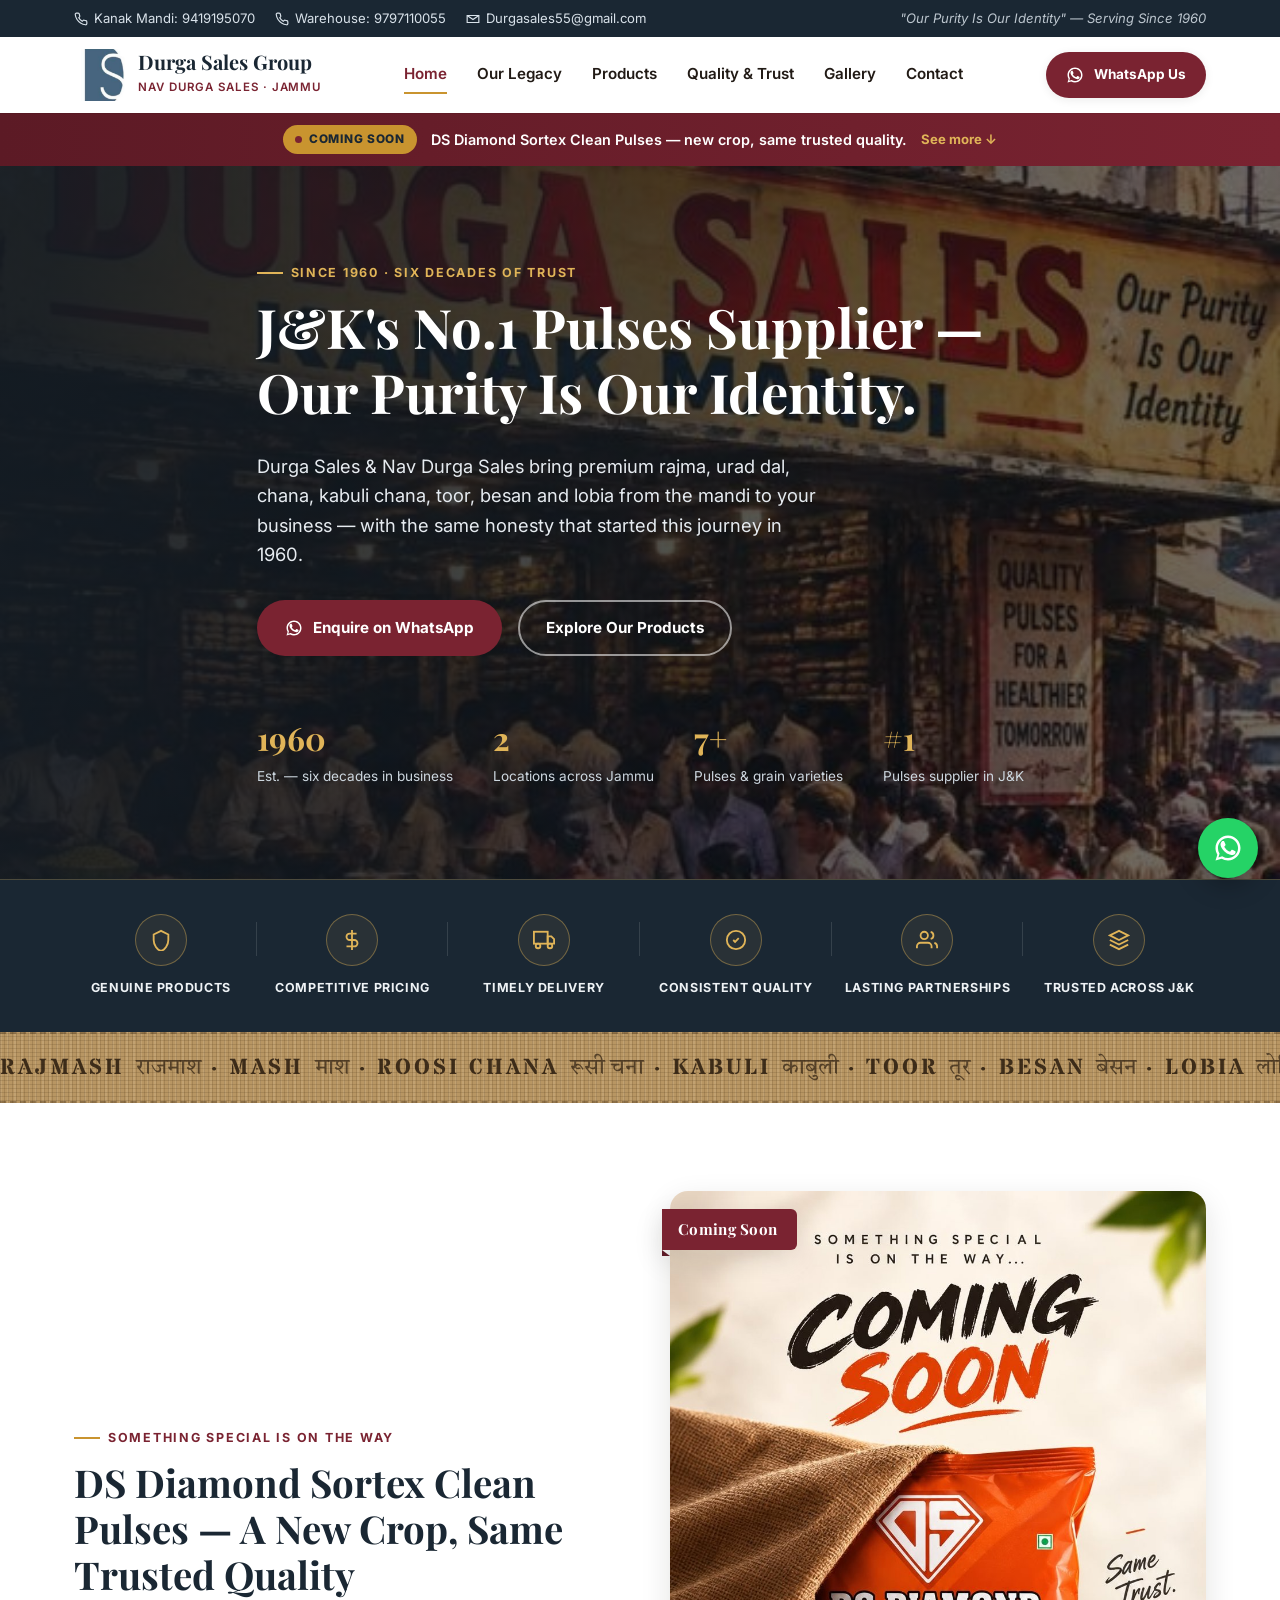
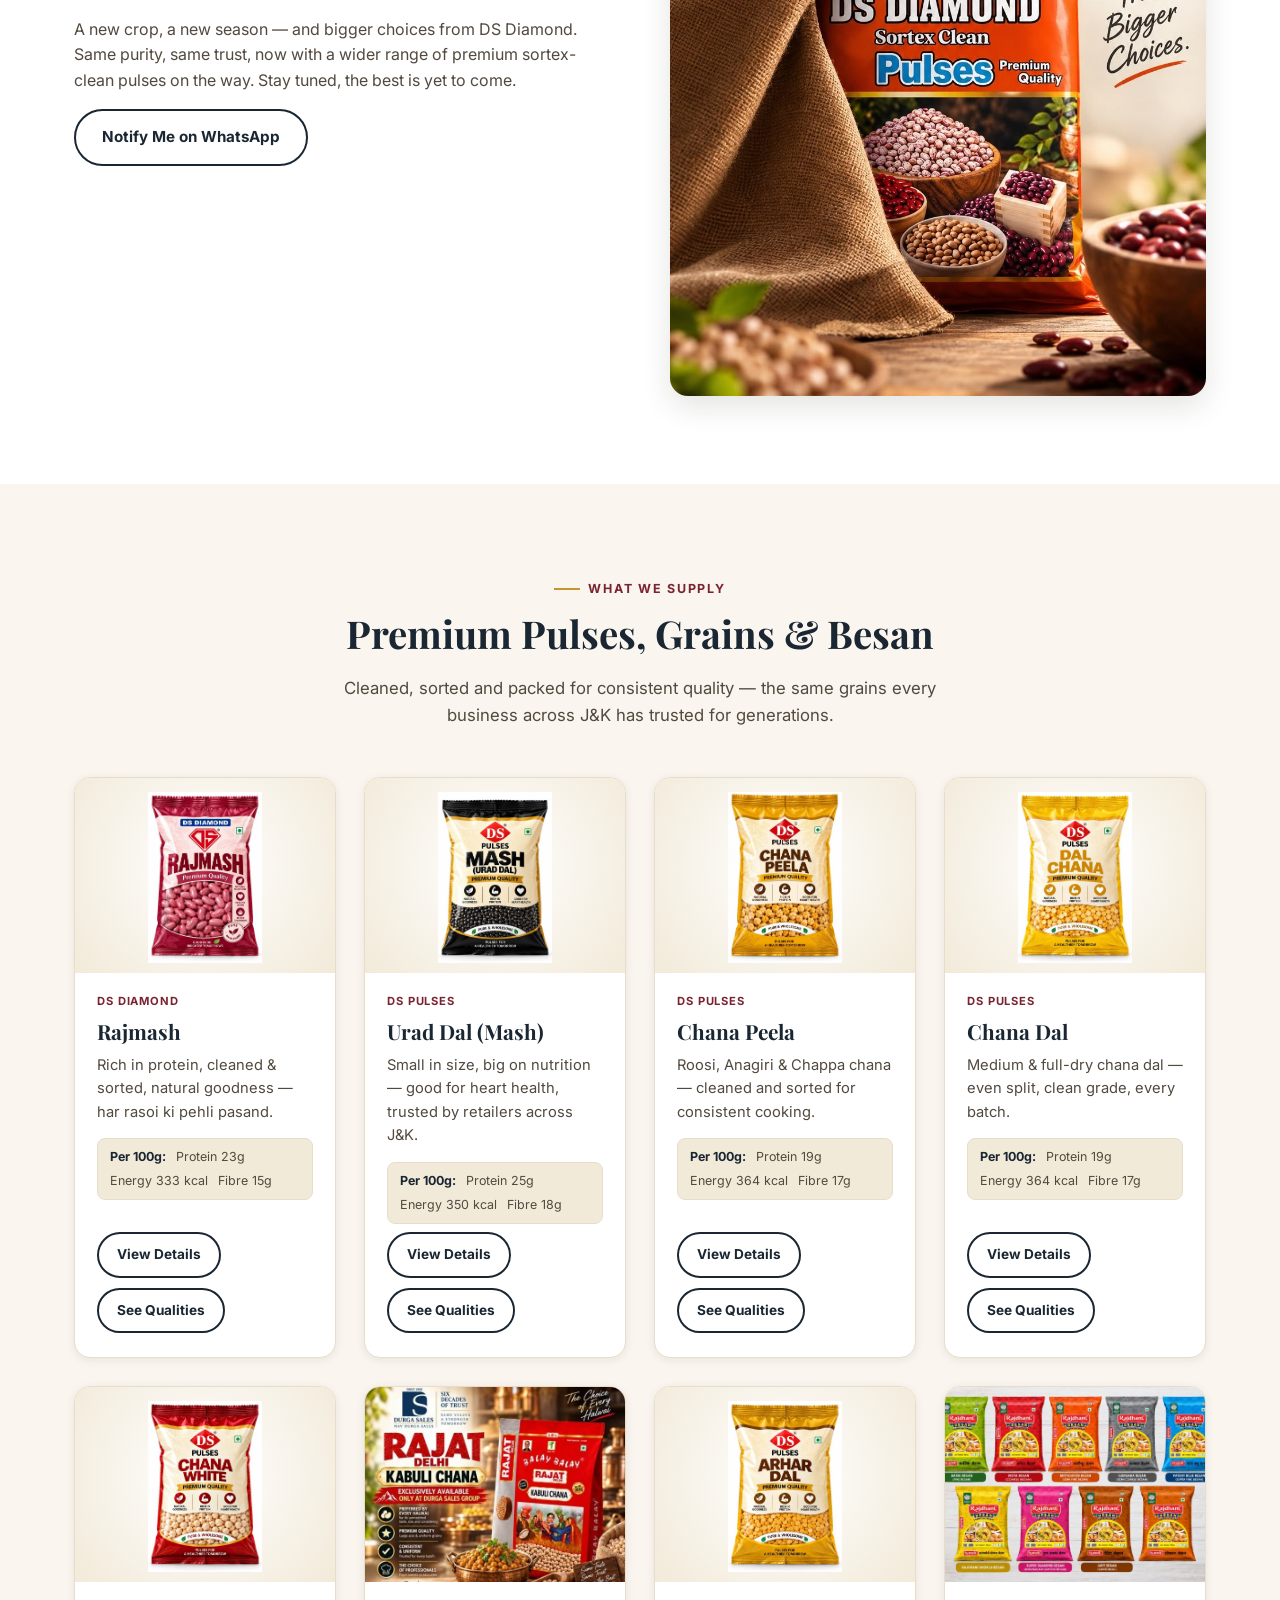
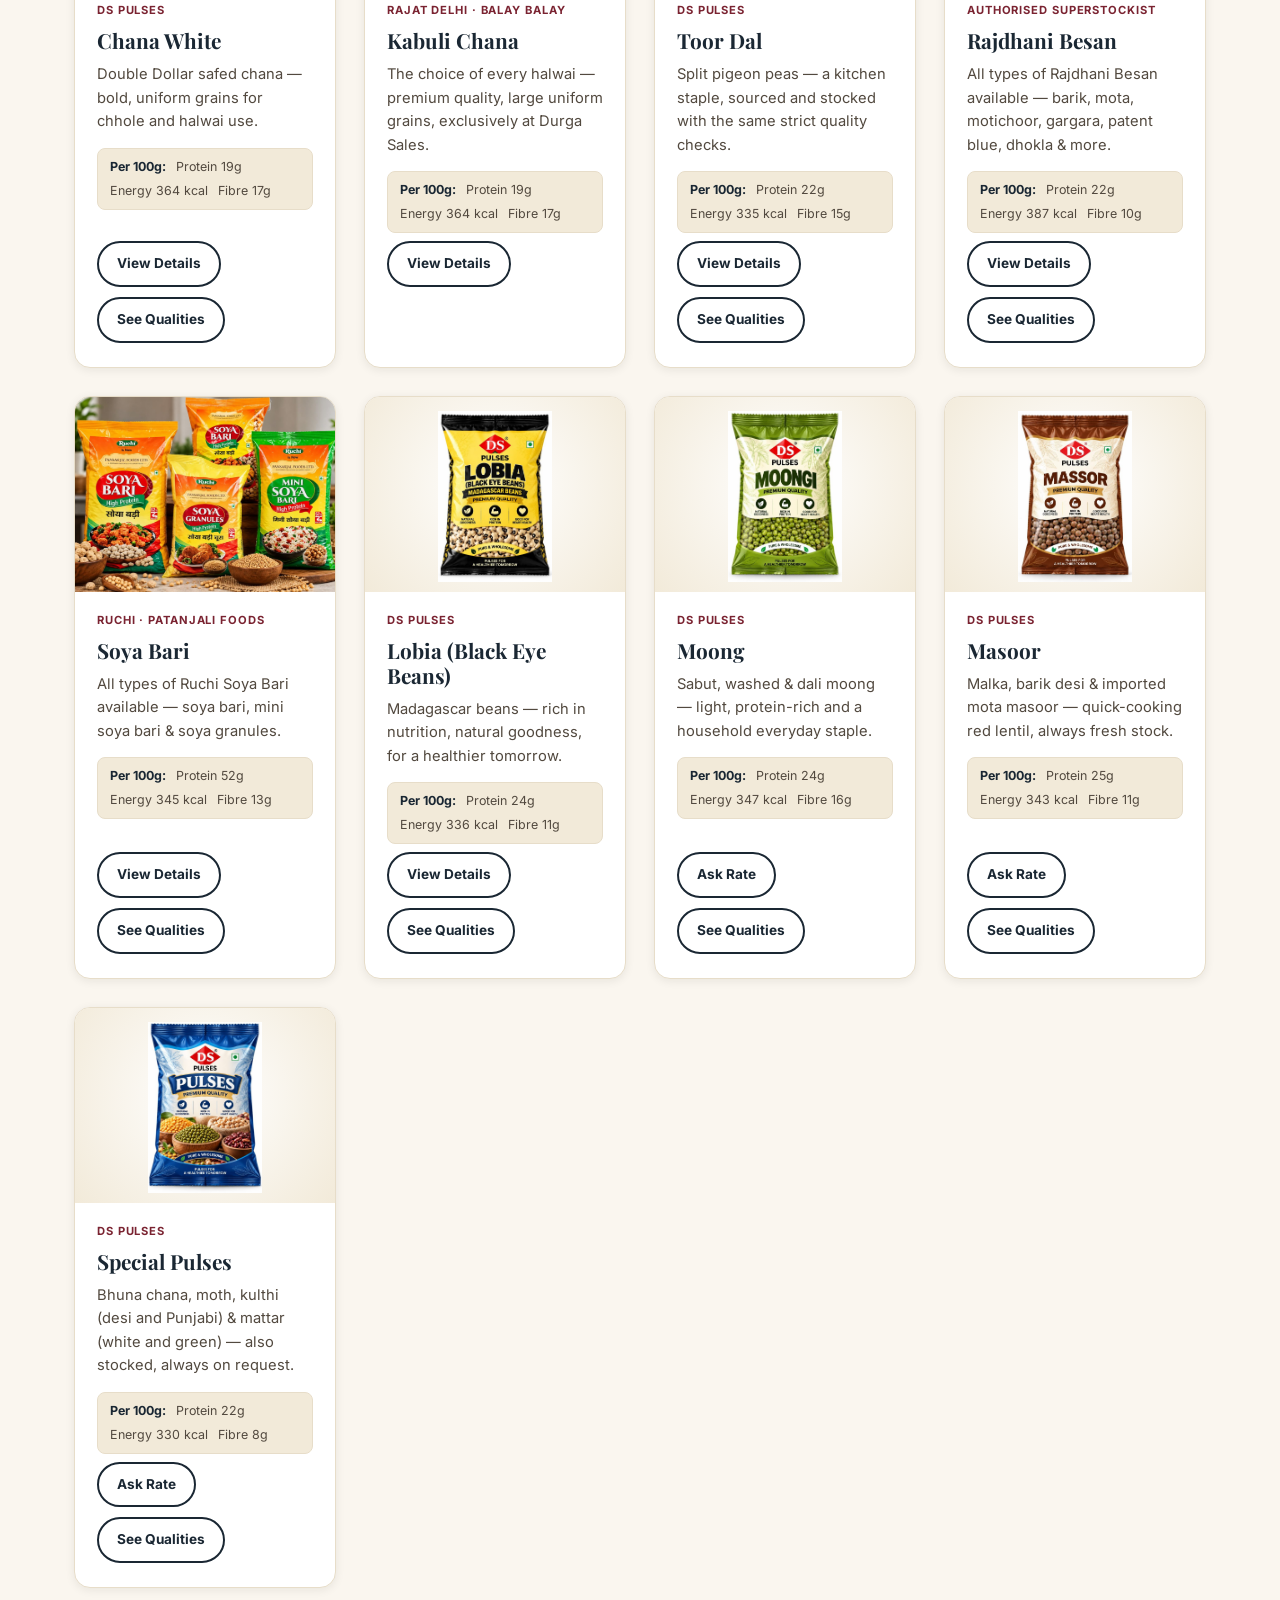
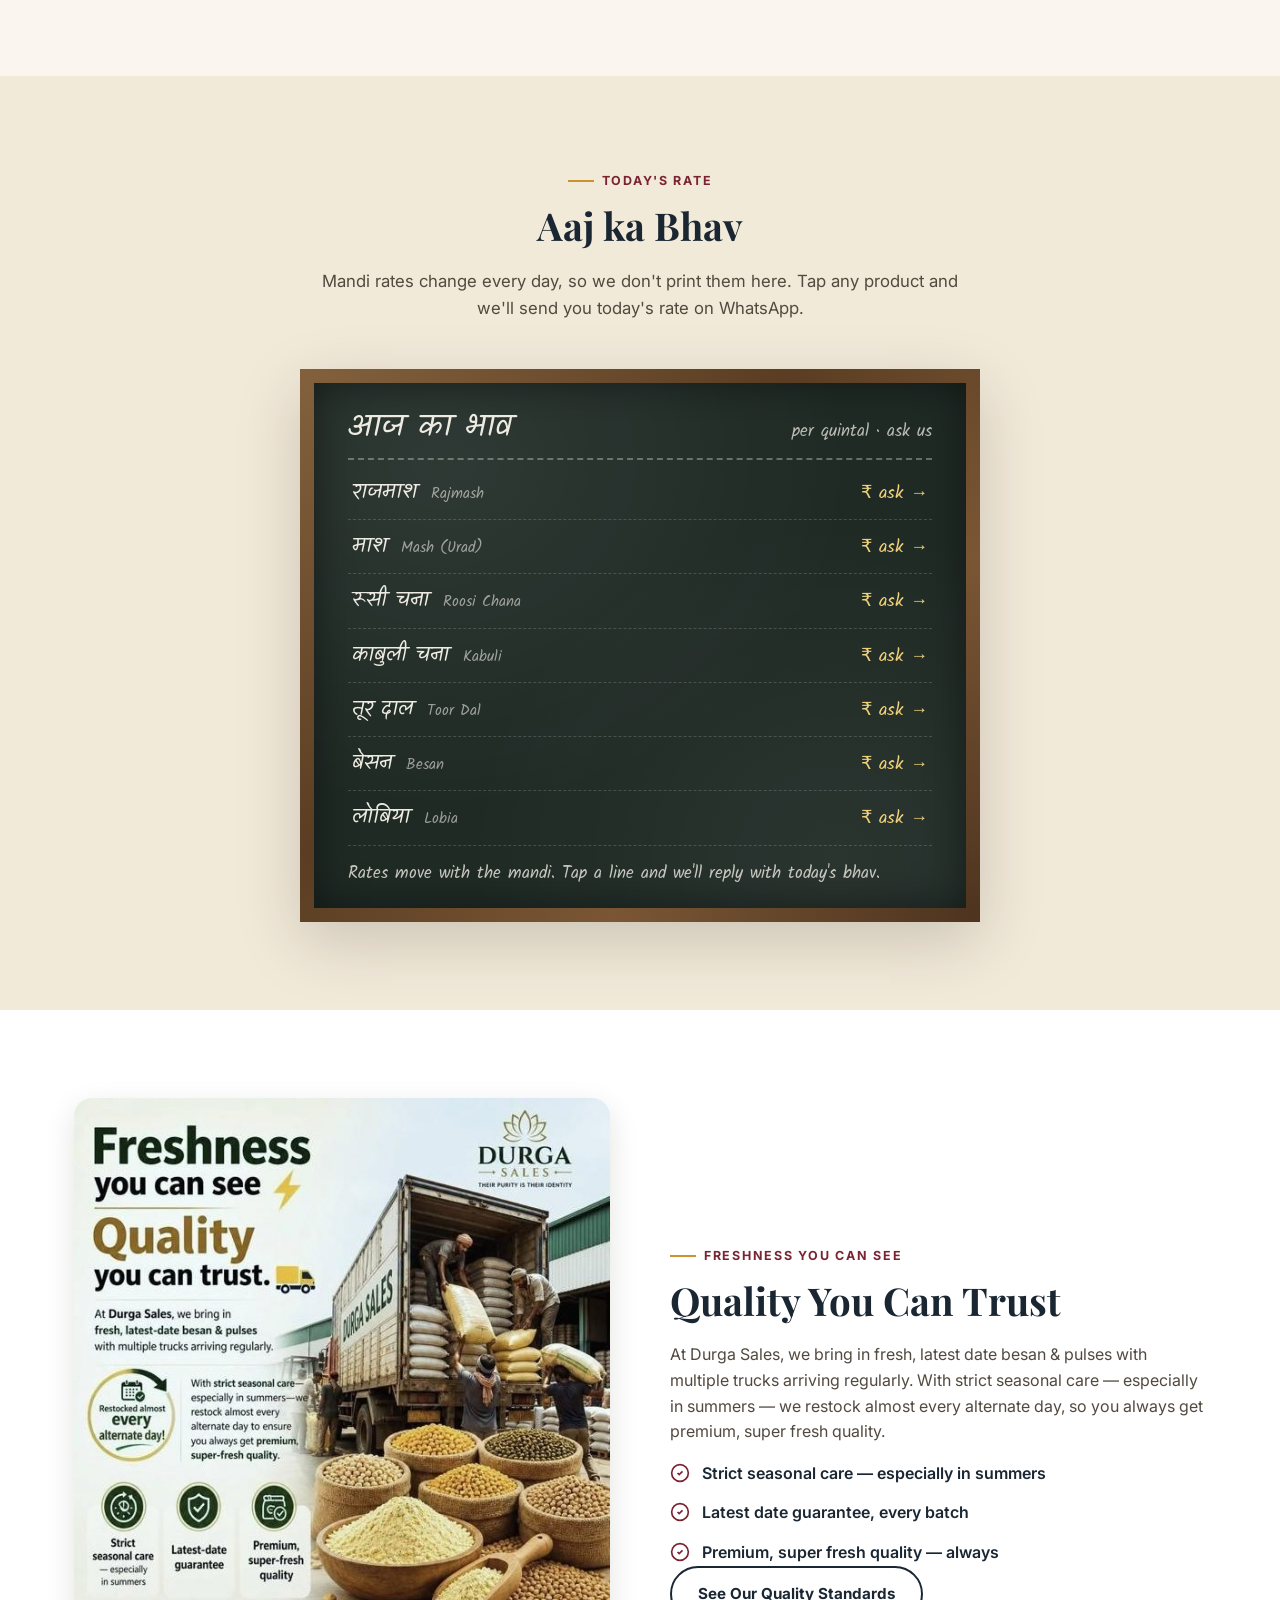
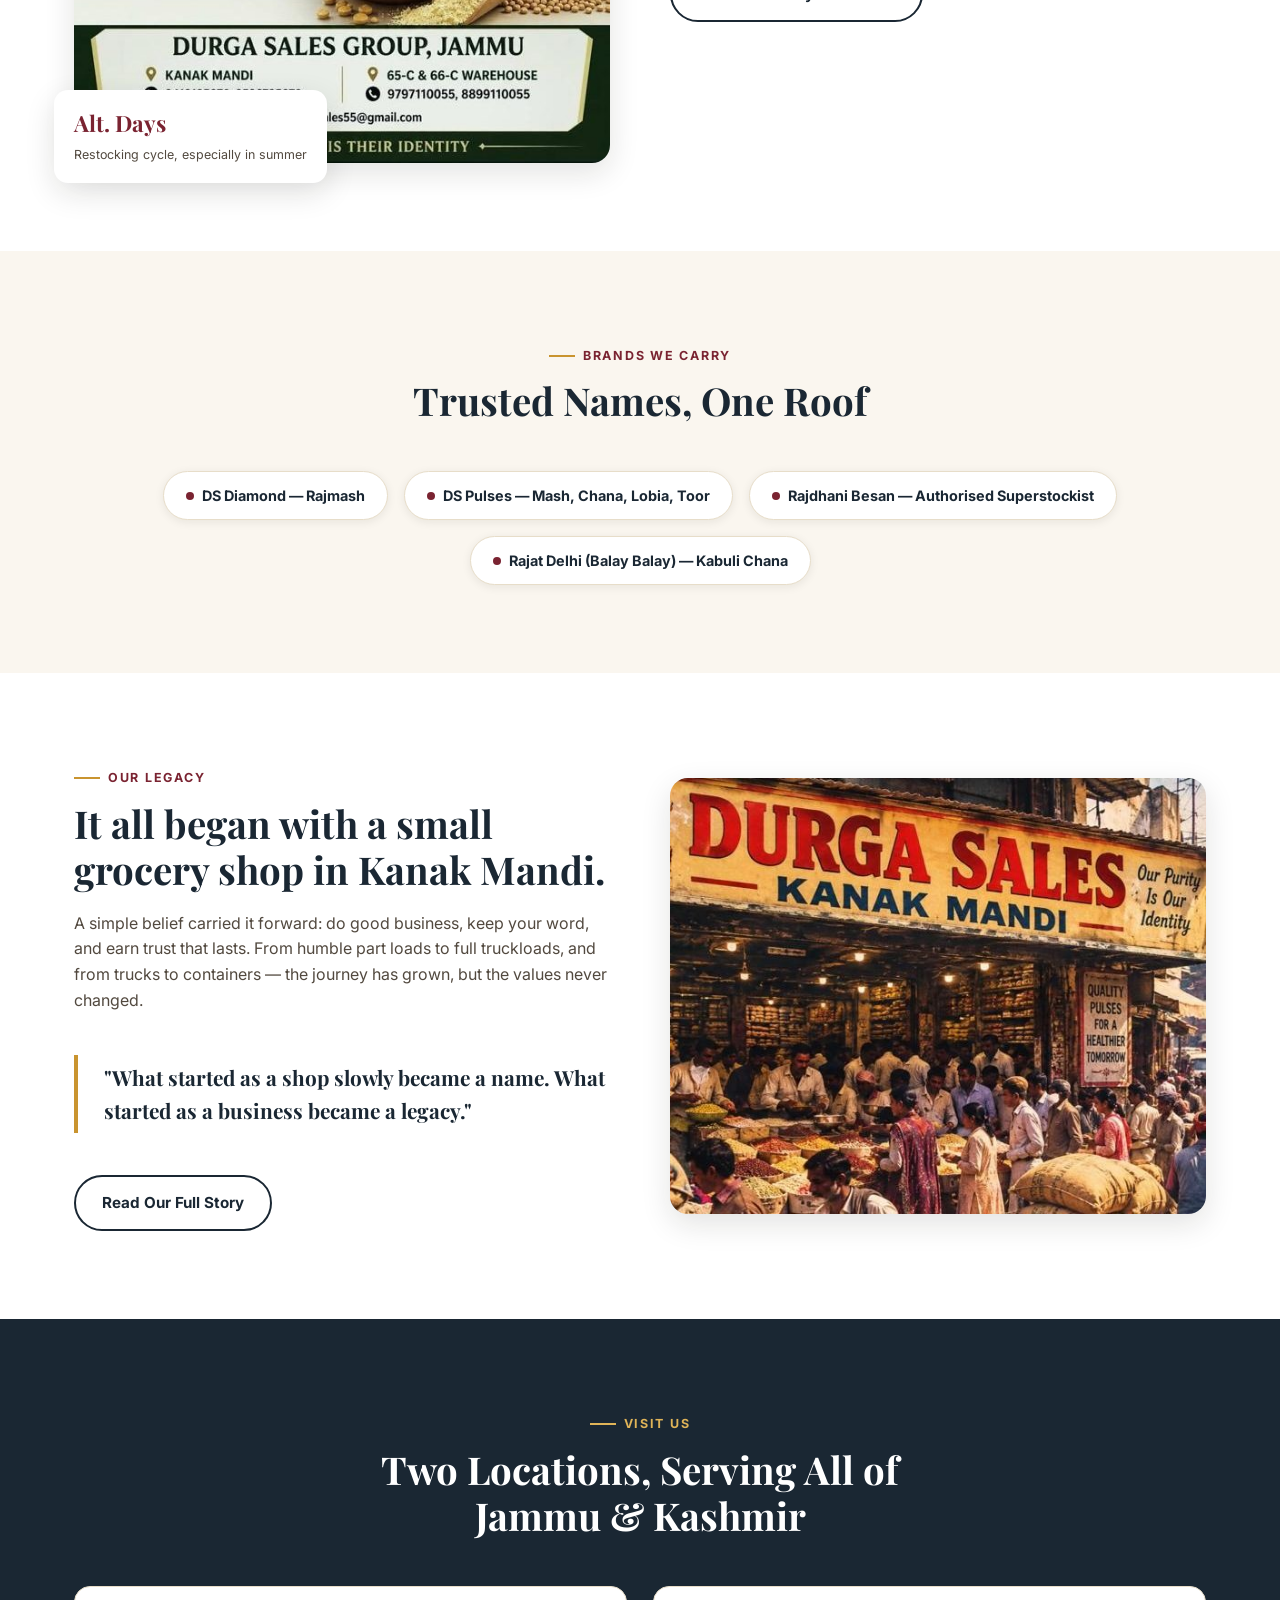
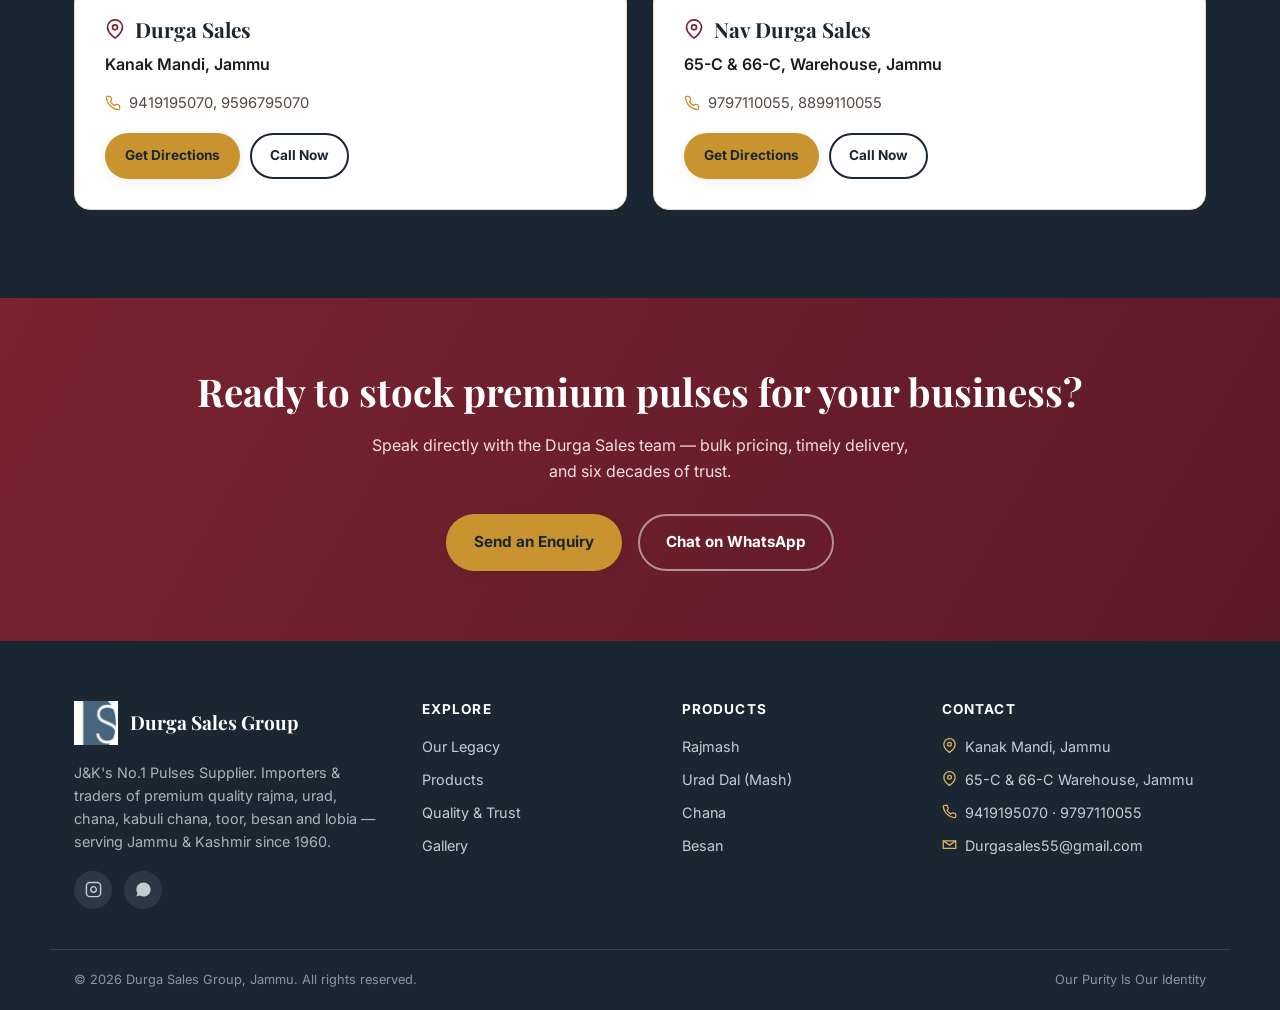
<file: index.html>
<!doctype html>
<html lang="en">
<head>
<meta charset="utf-8">
<meta name="viewport" content="width=device-width, initial-scale=1">
<title>Durga Sales Group, Jammu | J&amp;K's No.1 Pulses Supplier Since 1960</title>
<meta name="description" content="Durga Sales &amp; Nav Durga Sales, Jammu — six decades of trust supplying premium rajma, urad dal, chana, kabuli chana, toor dal, besan &amp; lobia to retailers and businesses across Jammu &amp; Kashmir.">
<meta property="og:title" content="Durga Sales Group, Jammu — Our Purity Is Our Identity">
<meta property="og:description" content="J&amp;K's No.1 Pulses Supplier since 1960. Premium rajma, urad dal, chana, kabuli chana, toor, besan &amp; lobia — trusted by retailers and businesses across Jammu &amp; Kashmir.">
<meta property="og:image" content="assets/img/story-mandi.jpg">
<meta property="og:type" content="website">
<meta name="theme-color" content="#26394a">
<link rel="icon" type="image/png" sizes="32x32" href="assets/img/favicon-32.png">
<link rel="apple-touch-icon" href="assets/img/favicon-180.png">
<link rel="preconnect" href="https://fonts.googleapis.com">
<link rel="preconnect" href="https://fonts.gstatic.com" crossorigin>
<link href="https://fonts.googleapis.com/css2?family=Playfair+Display:wght@600;700;800&family=Inter:wght@400;500;600;700&display=swap" rel="stylesheet">
<link rel="stylesheet" href="assets/css/style.css?v=4">
</head>
<body>

<div class="topbar">
  <div class="container">
    <div class="topbar-links">
      <a href="tel:+919419195070"><svg viewBox="0 0 24 24" fill="none" stroke="currentColor" stroke-width="2"><path d="M22 16.92v3a2 2 0 0 1-2.18 2 19.79 19.79 0 0 1-8.63-3.07 19.5 19.5 0 0 1-6-6 19.79 19.79 0 0 1-3.07-8.67A2 2 0 0 1 4.11 2h3a2 2 0 0 1 2 1.72c.127.96.361 1.903.7 2.81a2 2 0 0 1-.45 2.11L8.09 9.91a16 16 0 0 0 6 6l1.27-1.27a2 2 0 0 1 2.11-.45c.907.339 1.85.573 2.81.7A2 2 0 0 1 22 16.92z"/></svg> Kanak Mandi: 9419195070</a>
      <a href="tel:+919797110055"><svg viewBox="0 0 24 24" fill="none" stroke="currentColor" stroke-width="2"><path d="M22 16.92v3a2 2 0 0 1-2.18 2 19.79 19.79 0 0 1-8.63-3.07 19.5 19.5 0 0 1-6-6 19.79 19.79 0 0 1-3.07-8.67A2 2 0 0 1 4.11 2h3a2 2 0 0 1 2 1.72c.127.96.361 1.903.7 2.81a2 2 0 0 1-.45 2.11L8.09 9.91a16 16 0 0 0 6 6l1.27-1.27a2 2 0 0 1 2.11-.45c.907.339 1.85.573 2.81.7A2 2 0 0 1 22 16.92z"/></svg> Warehouse: 9797110055</a>
      <a href="mailto:Durgasales55@gmail.com"><svg viewBox="0 0 24 24" fill="none" stroke="currentColor" stroke-width="2"><path d="M4 4h16v16H4z" opacity="0"/><path d="M22 6 12 13 2 6"/><path d="M2 6h20v12H2z"/></svg> Durgasales55@gmail.com</a>
    </div>
    <div class="tagline">"Our Purity Is Our Identity" — Serving Since 1960</div>
  </div>
</div>

<header class="site-header">
  <div class="container nav-wrap">
    <a href="index.html" class="brand">
      <img src="assets/img/favicon-180.png" alt="Durga Sales logo mark">
      <span class="brand-text">
        <span class="name">Durga Sales Group</span>
        <span class="sub">Nav Durga Sales · Jammu</span>
      </span>
    </a>
    <nav class="main-nav">
      <a href="index.html" class="active">Home</a>
      <a href="about.html">Our Legacy</a>
      <a href="products.html">Products</a>
      <a href="quality.html">Quality &amp; Trust</a>
      <a href="gallery.html">Gallery</a>
      <a href="contact.html">Contact</a>
    </nav>
    <div class="nav-cta">
      <a class="btn btn-primary btn-sm" href="https://wa.me/919797110055" target="_blank" rel="noopener">
        <svg viewBox="0 0 24 24" fill="currentColor"><path d="M17.472 14.382c-.297-.149-1.758-.867-2.03-.967-.273-.099-.471-.148-.67.15-.197.297-.767.966-.94 1.164-.173.199-.347.223-.644.075-.297-.15-1.255-.463-2.39-1.475-.883-.788-1.48-1.761-1.653-2.059-.173-.297-.018-.458.13-.606.134-.133.298-.347.446-.52.149-.174.198-.298.298-.497.099-.198.05-.371-.025-.52-.075-.149-.669-1.612-.916-2.207-.242-.579-.487-.5-.669-.51-.173-.008-.371-.01-.57-.01-.198 0-.52.074-.792.372-.272.297-1.04 1.016-1.04 2.479 0 1.462 1.065 2.875 1.213 3.074.149.198 2.096 3.2 5.077 4.487.709.306 1.263.489 1.694.625.712.227 1.36.195 1.872.118.571-.085 1.758-.719 2.006-1.413.248-.694.248-1.288.173-1.413-.074-.124-.272-.198-.57-.347z"/><path d="M12.001 2C6.478 2 2 6.477 2 12c0 1.933.542 3.755 1.481 5.304L2 22l4.834-1.465A9.945 9.945 0 0 0 12.001 22C17.524 22 22 17.523 22 12S17.524 2 12.001 2zm0 18.05a8.03 8.03 0 0 1-4.312-1.253l-.31-.184-3.041.922.94-3.083-.202-.318A8.03 8.03 0 0 1 3.95 12c0-4.44 3.611-8.05 8.051-8.05 4.44 0 8.05 3.61 8.05 8.05 0 4.44-3.61 8.05-8.05 8.05z"/></svg>
        <span class="long">WhatsApp Us</span>
      </a>
      <button class="nav-toggle" aria-label="Toggle navigation"><span></span><span></span><span></span></button>
    </div>
  </div>
</header>

<a class="announce-bar" href="#coming-soon">
  <div class="container announce-inner">
    <span class="announce-tag">Coming Soon</span>
    <span class="announce-text">DS Diamond Sortex Clean Pulses — new crop, same trusted quality.</span>
    <span class="announce-arrow">See more ↓</span>
  </div>
</a>

<section class="hero">
  <img class="bg-img" src="assets/img/story-mandi.jpg" alt="Durga Sales shopfront at Kanak Mandi, Jammu">
  <div class="container hero-inner">
    <div class="eyebrow">Since 1960 · Six Decades of Trust</div>
    <h1>J&amp;K's No.1 Pulses Supplier — Our Purity Is Our Identity.</h1>
    <p class="lead">Durga Sales &amp; Nav Durga Sales bring premium rajma, urad dal, chana, kabuli chana, toor, besan and lobia from the mandi to your business — with the same honesty that started this journey in 1960.</p>
    <div class="hero-actions">
      <a class="btn btn-primary" href="https://wa.me/919797110055?text=Hello%20Durga%20Sales%2C%20I%27d%20like%20to%20enquire%20about%20bulk%20pulses%20supply." target="_blank" rel="noopener">
        <svg viewBox="0 0 24 24" fill="currentColor"><path d="M17.472 14.382c-.297-.149-1.758-.867-2.03-.967-.273-.099-.471-.148-.67.15-.197.297-.767.966-.94 1.164-.173.199-.347.223-.644.075-.297-.15-1.255-.463-2.39-1.475-.883-.788-1.48-1.761-1.653-2.059-.173-.297-.018-.458.13-.606.134-.133.298-.347.446-.52.149-.174.198-.298.298-.497.099-.198.05-.371-.025-.52-.075-.149-.669-1.612-.916-2.207-.242-.579-.487-.5-.669-.51-.173-.008-.371-.01-.57-.01-.198 0-.52.074-.792.372-.272.297-1.04 1.016-1.04 2.479 0 1.462 1.065 2.875 1.213 3.074.149.198 2.096 3.2 5.077 4.487.709.306 1.263.489 1.694.625.712.227 1.36.195 1.872.118.571-.085 1.758-.719 2.006-1.413.248-.694.248-1.288.173-1.413-.074-.124-.272-.198-.57-.347z"/><path d="M12.001 2C6.478 2 2 6.477 2 12c0 1.933.542 3.755 1.481 5.304L2 22l4.834-1.465A9.945 9.945 0 0 0 12.001 22C17.524 22 22 17.523 22 12S17.524 2 12.001 2zm0 18.05a8.03 8.03 0 0 1-4.312-1.253l-.31-.184-3.041.922.94-3.083-.202-.318A8.03 8.03 0 0 1 3.95 12c0-4.44 3.611-8.05 8.051-8.05 4.44 0 8.05 3.61 8.05 8.05 0 4.44-3.61 8.05-8.05 8.05z"/></svg>
        Enquire on WhatsApp
      </a>
      <a class="btn btn-ghost" href="products.html">Explore Our Products</a>
    </div>
    <div class="hero-stats">
      <div><strong>1960</strong><span>Est. — six decades in business</span></div>
      <div><strong>2</strong><span>Locations across Jammu</span></div>
      <div><strong>7+</strong><span>Pulses &amp; grain varieties</span></div>
      <div><strong>#1</strong><span>Pulses supplier in J&amp;K</span></div>
    </div>
  </div>
</section>

<div class="trust-strip">
  <div class="container">
    <ul>
      <li><span class="badge-ring"><svg viewBox="0 0 24 24" fill="none" stroke="currentColor" stroke-width="2"><path d="M12 2 4 6v6c0 5.55 3.84 10.74 8 12 4.16-1.26 8-6.45 8-12V6l-8-4z"/></svg></span> Genuine Products</li>
      <li><span class="badge-ring"><svg viewBox="0 0 24 24" fill="none" stroke="currentColor" stroke-width="2"><path d="M12 1v22M17 5H9.5a3.5 3.5 0 0 0 0 7h5a3.5 3.5 0 0 1 0 7H6"/></svg></span> Competitive Pricing</li>
      <li><span class="badge-ring"><svg viewBox="0 0 24 24" fill="none" stroke="currentColor" stroke-width="2"><rect x="1" y="3" width="15" height="13"/><path d="M16 8h4l3 3v5h-7V8z"/><circle cx="5.5" cy="18.5" r="2.5"/><circle cx="18.5" cy="18.5" r="2.5"/></svg></span> Timely Delivery</li>
      <li><span class="badge-ring"><svg viewBox="0 0 24 24" fill="none" stroke="currentColor" stroke-width="2"><path d="M9 12l2 2 4-4"/><circle cx="12" cy="12" r="10"/></svg></span> Consistent Quality</li>
      <li><span class="badge-ring"><svg viewBox="0 0 24 24" fill="none" stroke="currentColor" stroke-width="2"><path d="M17 21v-2a4 4 0 0 0-4-4H5a4 4 0 0 0-4 4v2"/><circle cx="9" cy="7" r="4"/><path d="M23 21v-2a4 4 0 0 0-3-3.87M16 3.13a4 4 0 0 1 0 7.75"/></svg></span> Lasting Partnerships</li>
      <li><span class="badge-ring"><svg viewBox="0 0 24 24" fill="none" stroke="currentColor" stroke-width="2"><path d="M12 2 2 7l10 5 10-5-10-5z"/><path d="M2 17l10 5 10-5M2 12l10 5 10-5"/></svg></span> Trusted Across J&amp;K</li>
    </ul>
  </div>
</div>

<div class="jute" aria-hidden="true">
  <div class="jute-track"><span>RAJMASH<i>राजमाश</i> · MASH<i>माश</i> · ROOSI CHANA<i>रूसी चना</i> · KABULI<i>काबुली</i> · TOOR<i>तूर</i> · BESAN<i>बेसन</i> · LOBIA<i>लोबिया</i> · DURGA SALES · JAMMU ·</span><span>RAJMASH<i>राजमाश</i> · MASH<i>माश</i> · ROOSI CHANA<i>रूसी चना</i> · KABULI<i>काबुली</i> · TOOR<i>तूर</i> · BESAN<i>बेसन</i> · LOBIA<i>लोबिया</i> · DURGA SALES · JAMMU ·</span></div>
</div>

<section class="section white" id="coming-soon">
  <div class="container">
    <div class="split reverse">
      <div class="split-media">
        <img src="assets/img/coming-soon-ds-diamond.jpg" alt="DS Diamond Sortex Clean Pulses — new crop coming soon">
        <div class="ribbon-badge">Coming Soon</div>
      </div>
      <div class="split-text">
        <div class="eyebrow">Something Special Is On The Way</div>
        <h2>DS Diamond Sortex Clean Pulses — A New Crop, Same Trusted Quality</h2>
        <p>A new crop, a new season — and bigger choices from DS Diamond. Same purity, same trust, now with a wider range of premium sortex-clean pulses on the way. Stay tuned, the best is yet to come.</p>
        <a class="btn btn-outline" href="https://wa.me/919797110055?text=Hi%20Durga%20Sales%2C%20please%20notify%20me%20when%20the%20new%20DS%20Diamond%20Sortex%20Clean%20Pulses%20range%20launches." target="_blank" rel="noopener">Notify Me on WhatsApp</a>
      </div>
    </div>
  </div>
</section>

<section class="section cream">
  <div class="container">
    <div class="section-head center">
      <div class="eyebrow">What We Supply</div>
      <h2>Premium Pulses, Grains &amp; Besan</h2>
      <p>Cleaned, sorted and packed for consistent quality — the same grains every business across J&amp;K has trusted for generations.</p>
    </div>
    <div class="grid-cards">
      <div class="card">
        <div class="thumb packet" data-gallery="rajma" tabindex="0" role="button" aria-label="See Rajmash qualities">
          <img src="assets/img/varieties/rajmash-cover.jpg" alt="DS Diamond premium quality Rajmash pack">
          <span class="gallery-hint"><svg viewBox="0 0 24 24" fill="none" stroke="currentColor" stroke-width="2"><rect x="3" y="3" width="7" height="7"/><rect x="14" y="3" width="7" height="7"/><rect x="14" y="14" width="7" height="7"/><rect x="3" y="14" width="7" height="7"/></svg> Tap to see all qualities</span>
        </div>
        <div class="card-body">
          <span class="tag">DS Diamond</span>
          <h3>Rajmash</h3>
          <p>Rich in protein, cleaned &amp; sorted, natural goodness — har rasoi ki pehli pasand.</p>
          <div class="nutri-line"><b>Per 100g:</b> <span>Protein 23g</span><span>Energy 333 kcal</span><span>Fibre 15g</span></div>
          <div class="card-actions">
            <a class="btn btn-outline btn-sm" href="products.html#rajma">View Details</a>
            <a class="btn btn-outline btn-sm" href="#" data-gallery="rajma" tabindex="0" role="button">See Qualities</a>
          </div>
        </div>
      </div>
      <div class="card">
        <div class="thumb packet" data-gallery="urad" tabindex="0" role="button" aria-label="See Urad Dal qualities">
          <img src="assets/img/varieties/mash-cover.jpg" alt="DS Pulses premium quality Mash (Urad Dal) pack">
          <span class="gallery-hint"><svg viewBox="0 0 24 24" fill="none" stroke="currentColor" stroke-width="2"><rect x="3" y="3" width="7" height="7"/><rect x="14" y="3" width="7" height="7"/><rect x="14" y="14" width="7" height="7"/><rect x="3" y="14" width="7" height="7"/></svg> Tap to see all qualities</span>
        </div>
        <div class="card-body">
          <span class="tag">DS Pulses</span>
          <h3>Urad Dal (Mash)</h3>
          <p>Small in size, big on nutrition — good for heart health, trusted by retailers across J&amp;K.</p>
          <div class="nutri-line"><b>Per 100g:</b> <span>Protein 25g</span><span>Energy 350 kcal</span><span>Fibre 18g</span></div>
          <div class="card-actions">
            <a class="btn btn-outline btn-sm" href="products.html#urad">View Details</a>
            <a class="btn btn-outline btn-sm" href="#" data-gallery="urad" tabindex="0" role="button">See Qualities</a>
          </div>
        </div>
      </div>
      <div class="card">
        <div class="thumb packet" data-gallery="chana" tabindex="0" role="button" aria-label="See Chana Peela qualities">
          <img src="assets/img/varieties/chana-black-cover.jpg" alt="DS Pulses premium quality Chana Peela pack">
          <span class="gallery-hint"><svg viewBox="0 0 24 24" fill="none" stroke="currentColor" stroke-width="2"><rect x="3" y="3" width="7" height="7"/><rect x="14" y="3" width="7" height="7"/><rect x="14" y="14" width="7" height="7"/><rect x="3" y="14" width="7" height="7"/></svg> Tap to see all qualities</span>
        </div>
        <div class="card-body">
          <span class="tag">DS Pulses</span>
          <h3>Chana Peela</h3>
          <p>Roosi, Anagiri &amp; Chappa chana — cleaned and sorted for consistent cooking.</p>
          <div class="nutri-line"><b>Per 100g:</b> <span>Protein 19g</span><span>Energy 364 kcal</span><span>Fibre 17g</span></div>
          <div class="card-actions">
            <a class="btn btn-outline btn-sm" href="products.html#chana">View Details</a>
            <a class="btn btn-outline btn-sm" href="#" data-gallery="chana" tabindex="0" role="button">See Qualities</a>
          </div>
        </div>
      </div>
      <div class="card">
        <div class="thumb packet" data-gallery="chanadal" tabindex="0" role="button" aria-label="See Chana Dal qualities">
          <img src="assets/img/varieties/chana-dal-cover.jpg" alt="DS Pulses premium quality Dal Chana pack">
          <span class="gallery-hint"><svg viewBox="0 0 24 24" fill="none" stroke="currentColor" stroke-width="2"><rect x="3" y="3" width="7" height="7"/><rect x="14" y="3" width="7" height="7"/><rect x="14" y="14" width="7" height="7"/><rect x="3" y="14" width="7" height="7"/></svg> Tap to see all qualities</span>
        </div>
        <div class="card-body">
          <span class="tag">DS Pulses</span>
          <h3>Chana Dal</h3>
          <p>Medium &amp; full-dry chana dal — even split, clean grade, every batch.</p>
          <div class="nutri-line"><b>Per 100g:</b> <span>Protein 19g</span><span>Energy 364 kcal</span><span>Fibre 17g</span></div>
          <div class="card-actions">
            <a class="btn btn-outline btn-sm" href="products.html#chanadal">View Details</a>
            <a class="btn btn-outline btn-sm" href="#" data-gallery="chanadal" tabindex="0" role="button">See Qualities</a>
          </div>
        </div>
      </div>
      <div class="card">
        <div class="thumb packet" data-gallery="chanawhite" tabindex="0" role="button" aria-label="See Chana White qualities">
          <img src="assets/img/varieties/chana-white-cover.jpg" alt="DS Pulses premium quality Chana White pack">
          <span class="gallery-hint"><svg viewBox="0 0 24 24" fill="none" stroke="currentColor" stroke-width="2"><rect x="3" y="3" width="7" height="7"/><rect x="14" y="3" width="7" height="7"/><rect x="14" y="14" width="7" height="7"/><rect x="3" y="14" width="7" height="7"/></svg> Tap to see all qualities</span>
        </div>
        <div class="card-body">
          <span class="tag">DS Pulses</span>
          <h3>Chana White</h3>
          <p>Double Dollar safed chana — bold, uniform grains for chhole and halwai use.</p>
          <div class="nutri-line"><b>Per 100g:</b> <span>Protein 19g</span><span>Energy 364 kcal</span><span>Fibre 17g</span></div>
          <div class="card-actions">
            <a class="btn btn-outline btn-sm" href="products.html#chanawhite">View Details</a>
            <a class="btn btn-outline btn-sm" href="#" data-gallery="chanawhite" tabindex="0" role="button">See Qualities</a>
          </div>
        </div>
      </div>
      <div class="card">
        <div class="thumb"><img src="assets/img/product-kabuli.jpg" alt="Rajat Delhi Balay Balay Kabuli Chana"></div>
        <div class="card-body">
          <span class="tag">Rajat Delhi · Balay Balay</span>
          <h3>Kabuli Chana</h3>
          <p>The choice of every halwai — premium quality, large uniform grains, exclusively at Durga Sales.</p>
          <div class="nutri-line"><b>Per 100g:</b> <span>Protein 19g</span><span>Energy 364 kcal</span><span>Fibre 17g</span></div>
          <a class="btn btn-outline btn-sm" href="products.html#kabuli">View Details</a>
        </div>
      </div>
      <div class="card">
        <div class="thumb packet" data-gallery="toor" tabindex="0" role="button" aria-label="See Toor Dal qualities">
          <img src="assets/img/varieties/arhar-cover.jpg" alt="DS Pulses premium quality Toor Dal / Arhar">
          <span class="gallery-hint"><svg viewBox="0 0 24 24" fill="none" stroke="currentColor" stroke-width="2"><rect x="3" y="3" width="7" height="7"/><rect x="14" y="3" width="7" height="7"/><rect x="14" y="14" width="7" height="7"/><rect x="3" y="14" width="7" height="7"/></svg> Tap to see all qualities</span>
        </div>
        <div class="card-body">
          <span class="tag">DS Pulses</span>
          <h3>Toor Dal</h3>
          <p>Split pigeon peas — a kitchen staple, sourced and stocked with the same strict quality checks.</p>
          <div class="nutri-line"><b>Per 100g:</b> <span>Protein 22g</span><span>Energy 335 kcal</span><span>Fibre 15g</span></div>
          <div class="card-actions">
            <a class="btn btn-outline btn-sm" href="products.html#toor">View Details</a>
            <a class="btn btn-outline btn-sm" href="#" data-gallery="toor" tabindex="0" role="button">See Qualities</a>
          </div>
        </div>
      </div>
      <div class="card">
        <div class="thumb" data-gallery="besan" tabindex="0" role="button" aria-label="See all Rajdhani Besan types">
          <img src="assets/img/varieties/besan-rajdhani-all.jpg" alt="All types of Rajdhani Besan available">
          <span class="gallery-hint"><svg viewBox="0 0 24 24" fill="none" stroke="currentColor" stroke-width="2"><rect x="3" y="3" width="7" height="7"/><rect x="14" y="3" width="7" height="7"/><rect x="14" y="14" width="7" height="7"/><rect x="3" y="14" width="7" height="7"/></svg> Tap to see all types</span>
        </div>
        <div class="card-body">
          <span class="tag">Authorised Superstockist</span>
          <h3>Rajdhani Besan</h3>
          <p>All types of Rajdhani Besan available — barik, mota, motichoor, gargara, patent blue, dhokla &amp; more.</p>
          <div class="nutri-line"><b>Per 100g:</b> <span>Protein 22g</span><span>Energy 387 kcal</span><span>Fibre 10g</span></div>
          <div class="card-actions">
            <a class="btn btn-outline btn-sm" href="products.html#besan">View Details</a>
            <a class="btn btn-outline btn-sm" href="#" data-gallery="besan" tabindex="0" role="button">See Qualities</a>
          </div>
        </div>
      </div>
      <div class="card">
        <div class="thumb" data-gallery="soya" tabindex="0" role="button" aria-label="See all Ruchi Soya Bari types">
          <img src="assets/img/varieties/soya-bari-ruchi.jpg" alt="Ruchi Soya Bari by Patanjali Foods — all types">
          <span class="gallery-hint"><svg viewBox="0 0 24 24" fill="none" stroke="currentColor" stroke-width="2"><rect x="3" y="3" width="7" height="7"/><rect x="14" y="3" width="7" height="7"/><rect x="14" y="14" width="7" height="7"/><rect x="3" y="14" width="7" height="7"/></svg> Tap to see all types</span>
        </div>
        <div class="card-body">
          <span class="tag">Ruchi · Patanjali Foods</span>
          <h3>Soya Bari</h3>
          <p>All types of Ruchi Soya Bari available — soya bari, mini soya bari &amp; soya granules.</p>
          <div class="nutri-line"><b>Per 100g:</b> <span>Protein 52g</span><span>Energy 345 kcal</span><span>Fibre 13g</span></div>
          <div class="card-actions">
            <a class="btn btn-outline btn-sm" href="products.html#soya">View Details</a>
            <a class="btn btn-outline btn-sm" href="#" data-gallery="soya" tabindex="0" role="button">See Qualities</a>
          </div>
        </div>
      </div>
      <div class="card">
        <div class="thumb packet" data-gallery="lobia" tabindex="0" role="button" aria-label="See Lobia qualities">
          <img src="assets/img/varieties/lobia-cover.jpg" alt="DS Pulses premium quality Lobia (Black Eye Beans) pack">
          <span class="gallery-hint"><svg viewBox="0 0 24 24" fill="none" stroke="currentColor" stroke-width="2"><rect x="3" y="3" width="7" height="7"/><rect x="14" y="3" width="7" height="7"/><rect x="14" y="14" width="7" height="7"/><rect x="3" y="14" width="7" height="7"/></svg> Tap to see all qualities</span>
        </div>
        <div class="card-body">
          <span class="tag">DS Pulses</span>
          <h3>Lobia (Black Eye Beans)</h3>
          <p>Madagascar beans — rich in nutrition, natural goodness, for a healthier tomorrow.</p>
          <div class="nutri-line"><b>Per 100g:</b> <span>Protein 24g</span><span>Energy 336 kcal</span><span>Fibre 11g</span></div>
          <div class="card-actions">
            <a class="btn btn-outline btn-sm" href="products.html#lobia">View Details</a>
            <a class="btn btn-outline btn-sm" href="#" data-gallery="lobia" tabindex="0" role="button">See Qualities</a>
          </div>
        </div>
      </div>
      <div class="card">
        <div class="thumb packet" data-gallery="moong" tabindex="0" role="button" aria-label="See Moong qualities">
          <img src="assets/img/varieties/moong-cover.jpg" alt="DS Pulses premium quality Moong Dal">
          <span class="gallery-hint"><svg viewBox="0 0 24 24" fill="none" stroke="currentColor" stroke-width="2"><rect x="3" y="3" width="7" height="7"/><rect x="14" y="3" width="7" height="7"/><rect x="14" y="14" width="7" height="7"/><rect x="3" y="14" width="7" height="7"/></svg> Tap to see all qualities</span>
        </div>
        <div class="card-body">
          <span class="tag">DS Pulses</span>
          <h3>Moong</h3>
          <p>Sabut, washed &amp; dali moong — light, protein-rich and a household everyday staple.</p>
          <div class="nutri-line"><b>Per 100g:</b> <span>Protein 24g</span><span>Energy 347 kcal</span><span>Fibre 16g</span></div>
          <div class="card-actions">
            <a class="btn btn-outline btn-sm" href="https://wa.me/919797110055?text=Namaste%2C%20aaj%20ka%20bhav%20for%20Moong%3F" target="_blank" rel="noopener">Ask Rate</a>
            <a class="btn btn-outline btn-sm" href="#" data-gallery="moong" tabindex="0" role="button">See Qualities</a>
          </div>
        </div>
      </div>
      <div class="card">
        <div class="thumb packet" data-gallery="masoor" tabindex="0" role="button" aria-label="See Masoor qualities">
          <img src="assets/img/varieties/masoor-cover.jpg" alt="DS Pulses premium quality Masoor Dal">
          <span class="gallery-hint"><svg viewBox="0 0 24 24" fill="none" stroke="currentColor" stroke-width="2"><rect x="3" y="3" width="7" height="7"/><rect x="14" y="3" width="7" height="7"/><rect x="14" y="14" width="7" height="7"/><rect x="3" y="14" width="7" height="7"/></svg> Tap to see all qualities</span>
        </div>
        <div class="card-body">
          <span class="tag">DS Pulses</span>
          <h3>Masoor</h3>
          <p>Malka, barik desi &amp; imported mota masoor — quick-cooking red lentil, always fresh stock.</p>
          <div class="nutri-line"><b>Per 100g:</b> <span>Protein 25g</span><span>Energy 343 kcal</span><span>Fibre 11g</span></div>
          <div class="card-actions">
            <a class="btn btn-outline btn-sm" href="https://wa.me/919797110055?text=Namaste%2C%20aaj%20ka%20bhav%20for%20Masoor%3F" target="_blank" rel="noopener">Ask Rate</a>
            <a class="btn btn-outline btn-sm" href="#" data-gallery="masoor" tabindex="0" role="button">See Qualities</a>
          </div>
        </div>
      </div>
      <div class="card">
        <div class="thumb packet" data-gallery="special" tabindex="0" role="button" aria-label="See Special Pulses qualities">
          <img src="assets/img/varieties/special-pulses-cover.jpg" alt="Special pulses — puffed gram, moth, kulthi">
          <span class="gallery-hint"><svg viewBox="0 0 24 24" fill="none" stroke="currentColor" stroke-width="2"><rect x="3" y="3" width="7" height="7"/><rect x="14" y="3" width="7" height="7"/><rect x="14" y="14" width="7" height="7"/><rect x="3" y="14" width="7" height="7"/></svg> Tap to see all qualities</span>
        </div>
        <div class="card-body">
          <span class="tag">DS Pulses</span>
          <h3>Special Pulses</h3>
          <p>Bhuna chana, moth, kulthi (desi and Punjabi) &amp; mattar (white and green) — also stocked, always on request.</p>
          <div class="nutri-line"><b>Per 100g:</b> <span>Protein 22g</span><span>Energy 330 kcal</span><span>Fibre 8g</span></div>
          <div class="card-actions">
            <a class="btn btn-outline btn-sm" href="https://wa.me/919797110055?text=Namaste%2C%20aaj%20ka%20bhav%20for%20Special%20Pulses%3F" target="_blank" rel="noopener">Ask Rate</a>
            <a class="btn btn-outline btn-sm" href="#" data-gallery="special" tabindex="0" role="button">See Qualities</a>
          </div>
        </div>
      </div>
    </div>
  </div>
</section>

<section class="section rates" id="rates">
  <div class="container">
    <div class="section-head center">
      <div class="eyebrow">Today's Rate</div>
      <h2>Aaj ka Bhav</h2>
      <p>Mandi rates change every day, so we don't print them here. Tap any product and we'll send you today's rate on WhatsApp.</p>
    </div>
    <div class="board">
      <div class="board-title"><span>आज का भाव</span><small>per quintal · ask us</small></div>
      <ul>
          <li><a href="https://wa.me/919797110055?text=Namaste%2C%20aaj%20ka%20bhav%20for%20Rajmash%3F" target="_blank" rel="noopener"><span>राजमाश <small>Rajmash</small></span><span class="ask">₹ ask →</span></a></li>
          <li><a href="https://wa.me/919797110055?text=Namaste%2C%20aaj%20ka%20bhav%20for%20Mash%20%28Urad%29%3F" target="_blank" rel="noopener"><span>माश <small>Mash (Urad)</small></span><span class="ask">₹ ask →</span></a></li>
          <li><a href="https://wa.me/919797110055?text=Namaste%2C%20aaj%20ka%20bhav%20for%20Roosi%20Chana%3F" target="_blank" rel="noopener"><span>रूसी चना <small>Roosi Chana</small></span><span class="ask">₹ ask →</span></a></li>
          <li><a href="https://wa.me/919797110055?text=Namaste%2C%20aaj%20ka%20bhav%20for%20Kabuli%20Chana%3F" target="_blank" rel="noopener"><span>काबुली चना <small>Kabuli</small></span><span class="ask">₹ ask →</span></a></li>
          <li><a href="https://wa.me/919797110055?text=Namaste%2C%20aaj%20ka%20bhav%20for%20Toor%20Dal%3F" target="_blank" rel="noopener"><span>तूर दाल <small>Toor Dal</small></span><span class="ask">₹ ask →</span></a></li>
          <li><a href="https://wa.me/919797110055?text=Namaste%2C%20aaj%20ka%20bhav%20for%20Besan%3F" target="_blank" rel="noopener"><span>बेसन <small>Besan</small></span><span class="ask">₹ ask →</span></a></li>
          <li><a href="https://wa.me/919797110055?text=Namaste%2C%20aaj%20ka%20bhav%20for%20Lobia%3F" target="_blank" rel="noopener"><span>लोबिया <small>Lobia</small></span><span class="ask">₹ ask →</span></a></li>
      </ul>
      <p class="board-foot">Rates move with the mandi. Tap a line and we'll reply with today's bhav.</p>
    </div>
  </div>
</section>

<section class="section white">
  <div class="container">
    <div class="split">
      <div class="split-media">
        <img src="assets/img/story-warehouse.jpg" alt="Trucks unloading fresh pulses stock at the Durga Sales warehouse in Jammu">
        <div class="badge">
          <div>
            <strong>Alt. Days</strong>
            <span>Restocking cycle, especially in summer</span>
          </div>
        </div>
      </div>
      <div class="split-text">
        <div class="eyebrow">Freshness You Can See</div>
        <h2>Quality You Can Trust</h2>
        <p>At Durga Sales, we bring in fresh, latest date besan &amp; pulses with multiple trucks arriving regularly. With strict seasonal care — especially in summers — we restock almost every alternate day, so you always get premium, super fresh quality.</p>
        <ul class="check-list">
          <li><svg viewBox="0 0 24 24" fill="none" stroke="currentColor" stroke-width="2"><path d="M9 12l2 2 4-4"/><circle cx="12" cy="12" r="10"/></svg> Strict seasonal care — especially in summers</li>
          <li><svg viewBox="0 0 24 24" fill="none" stroke="currentColor" stroke-width="2"><path d="M9 12l2 2 4-4"/><circle cx="12" cy="12" r="10"/></svg> Latest date guarantee, every batch</li>
          <li><svg viewBox="0 0 24 24" fill="none" stroke="currentColor" stroke-width="2"><path d="M9 12l2 2 4-4"/><circle cx="12" cy="12" r="10"/></svg> Premium, super fresh quality — always</li>
        </ul>
        <a class="btn btn-outline" href="quality.html">See Our Quality Standards</a>
      </div>
    </div>
  </div>
</section>

<section class="section cream">
  <div class="container">
    <div class="section-head center">
      <div class="eyebrow">Brands We Carry</div>
      <h2>Trusted Names, One Roof</h2>
    </div>
    <div class="brand-strip">
      <div class="brand-pill"><span class="dot"></span> DS Diamond — Rajmash</div>
      <div class="brand-pill"><span class="dot"></span> DS Pulses — Mash, Chana, Lobia, Toor</div>
      <div class="brand-pill"><span class="dot"></span> Rajdhani Besan — Authorised Superstockist</div>
      <div class="brand-pill"><span class="dot"></span> Rajat Delhi (Balay Balay) — Kabuli Chana</div>
    </div>
  </div>
</section>

<section class="section white">
  <div class="container">
    <div class="split reverse">
      <div class="split-media">
        <img src="assets/img/story-mandi.jpg" alt="Durga Sales, Kanak Mandi — where it all began in 1960">
      </div>
      <div class="split-text">
        <div class="eyebrow">Our Legacy</div>
        <h2>It all began with a small grocery shop in Kanak Mandi.</h2>
        <p>A simple belief carried it forward: do good business, keep your word, and earn trust that lasts. From humble part loads to full truckloads, and from trucks to containers — the journey has grown, but the values never changed.</p>
        <p class="pull-quote">"What started as a shop slowly became a name. What started as a business became a legacy."</p>
        <a class="btn btn-outline" href="about.html">Read Our Full Story</a>
      </div>
    </div>
  </div>
</section>

<section class="section navy">
  <div class="container">
    <div class="section-head center">
      <div class="eyebrow">Visit Us</div>
      <h2>Two Locations, Serving All of Jammu &amp; Kashmir</h2>
    </div>
    <div class="loc-grid">
      <div class="loc-card">
        <h3><svg viewBox="0 0 24 24" fill="none" stroke="currentColor" stroke-width="2"><path d="M21 10c0 7-9 13-9 13s-9-6-9-13a9 9 0 0 1 18 0z"/><circle cx="12" cy="10" r="3"/></svg> Durga Sales</h3>
        <div class="addr">Kanak Mandi, Jammu</div>
        <ul>
          <li><svg viewBox="0 0 24 24" fill="none" stroke="currentColor" stroke-width="2"><path d="M22 16.92v3a2 2 0 0 1-2.18 2 19.79 19.79 0 0 1-8.63-3.07 19.5 19.5 0 0 1-6-6 19.79 19.79 0 0 1-3.07-8.67A2 2 0 0 1 4.11 2h3a2 2 0 0 1 2 1.72c.127.96.361 1.903.7 2.81a2 2 0 0 1-.45 2.11L8.09 9.91a16 16 0 0 0 6 6l1.27-1.27a2 2 0 0 1 2.11-.45c.907.339 1.85.573 2.81.7A2 2 0 0 1 22 16.92z"/></svg> 9419195070, 9596795070</li>
        </ul>
        <div class="actions">
          <a class="btn btn-gold btn-sm" href="https://www.google.com/maps/search/?api=1&query=Durga+Sales+Kanak+Mandi+Jammu" target="_blank" rel="noopener">Get Directions</a>
          <a class="btn btn-outline btn-sm" href="tel:+919419195070">Call Now</a>
        </div>
      </div>
      <div class="loc-card">
        <h3><svg viewBox="0 0 24 24" fill="none" stroke="currentColor" stroke-width="2"><path d="M21 10c0 7-9 13-9 13s-9-6-9-13a9 9 0 0 1 18 0z"/><circle cx="12" cy="10" r="3"/></svg> Nav Durga Sales</h3>
        <div class="addr">65-C &amp; 66-C, Warehouse, Jammu</div>
        <ul>
          <li><svg viewBox="0 0 24 24" fill="none" stroke="currentColor" stroke-width="2"><path d="M22 16.92v3a2 2 0 0 1-2.18 2 19.79 19.79 0 0 1-8.63-3.07 19.5 19.5 0 0 1-6-6 19.79 19.79 0 0 1-3.07-8.67A2 2 0 0 1 4.11 2h3a2 2 0 0 1 2 1.72c.127.96.361 1.903.7 2.81a2 2 0 0 1-.45 2.11L8.09 9.91a16 16 0 0 0 6 6l1.27-1.27a2 2 0 0 1 2.11-.45c.907.339 1.85.573 2.81.7A2 2 0 0 1 22 16.92z"/></svg> 9797110055, 8899110055</li>
        </ul>
        <div class="actions">
          <a class="btn btn-gold btn-sm" href="https://www.google.com/maps/search/?api=1&query=65-C+%26+66-C+Warehouse+Jammu" target="_blank" rel="noopener">Get Directions</a>
          <a class="btn btn-outline btn-sm" href="tel:+919797110055">Call Now</a>
        </div>
      </div>
    </div>
  </div>
</section>

<section class="cta-band">
  <div class="container">
    <h2>Ready to stock premium pulses for your business?</h2>
    <p>Speak directly with the Durga Sales team — bulk pricing, timely delivery, and six decades of trust.</p>
    <div class="hero-actions">
      <a class="btn btn-gold" href="contact.html">Send an Enquiry</a>
      <a class="btn btn-ghost" href="https://wa.me/919797110055" target="_blank" rel="noopener">Chat on WhatsApp</a>
    </div>
  </div>
</section>

<footer class="site-footer">
  <div class="container footer-grid">
    <div>
      <div class="footer-brand">
        <img src="assets/img/favicon-180.png" alt="Durga Sales logo">
        <span>Durga Sales Group</span>
      </div>
      <p>J&amp;K's No.1 Pulses Supplier. Importers &amp; traders of premium quality rajma, urad, chana, kabuli chana, toor, besan and lobia — serving Jammu &amp; Kashmir since 1960.</p>
      <div class="footer-social">
        <a href="https://www.instagram.com/durgasalesjammu" target="_blank" rel="noopener" aria-label="Instagram"><svg viewBox="0 0 24 24" fill="none" stroke="currentColor" stroke-width="2"><rect x="2" y="2" width="20" height="20" rx="5"/><path d="M16 11.37A4 4 0 1 1 12.63 8 4 4 0 0 1 16 11.37z"/><path d="M17.5 6.5h.01"/></svg></a>
        <a href="https://wa.me/919797110055" target="_blank" rel="noopener" aria-label="WhatsApp"><svg viewBox="0 0 24 24" fill="currentColor"><path d="M12.001 2C6.478 2 2 6.477 2 12c0 1.933.542 3.755 1.481 5.304L2 22l4.834-1.465A9.945 9.945 0 0 0 12.001 22C17.524 22 22 17.523 22 12S17.524 2 12.001 2z"/></svg></a>
      </div>
    </div>
    <div>
      <h4>Explore</h4>
      <ul>
        <li><a href="about.html">Our Legacy</a></li>
        <li><a href="products.html">Products</a></li>
        <li><a href="quality.html">Quality &amp; Trust</a></li>
        <li><a href="gallery.html">Gallery</a></li>
      </ul>
    </div>
    <div>
      <h4>Products</h4>
      <ul>
        <li><a href="products.html#rajma">Rajmash</a></li>
        <li><a href="products.html#urad">Urad Dal (Mash)</a></li>
        <li><a href="products.html#chana">Chana</a></li>
        <li><a href="products.html#besan">Besan</a></li>
      </ul>
    </div>
    <div>
      <h4>Contact</h4>
      <ul>
        <li><svg viewBox="0 0 24 24" fill="none" stroke="currentColor" stroke-width="2"><path d="M21 10c0 7-9 13-9 13s-9-6-9-13a9 9 0 0 1 18 0z"/><circle cx="12" cy="10" r="3"/></svg> Kanak Mandi, Jammu</li>
        <li><svg viewBox="0 0 24 24" fill="none" stroke="currentColor" stroke-width="2"><path d="M21 10c0 7-9 13-9 13s-9-6-9-13a9 9 0 0 1 18 0z"/><circle cx="12" cy="10" r="3"/></svg> 65-C &amp; 66-C Warehouse, Jammu</li>
        <li><svg viewBox="0 0 24 24" fill="none" stroke="currentColor" stroke-width="2"><path d="M22 16.92v3a2 2 0 0 1-2.18 2 19.79 19.79 0 0 1-8.63-3.07 19.5 19.5 0 0 1-6-6 19.79 19.79 0 0 1-3.07-8.67A2 2 0 0 1 4.11 2h3a2 2 0 0 1 2 1.72c.127.96.361 1.903.7 2.81a2 2 0 0 1-.45 2.11L8.09 9.91a16 16 0 0 0 6 6l1.27-1.27a2 2 0 0 1 2.11-.45c.907.339 1.85.573 2.81.7A2 2 0 0 1 22 16.92z"/></svg> 9419195070 · 9797110055</li>
        <li><svg viewBox="0 0 24 24" fill="none" stroke="currentColor" stroke-width="2"><path d="M22 6 12 13 2 6"/><path d="M2 6h20v12H2z"/></svg> Durgasales55@gmail.com</li>
      </ul>
    </div>
  </div>
  <div class="container footer-bottom">
    <span>&copy; <span id="year"></span> Durga Sales Group, Jammu. All rights reserved.</span>
    <span>Our Purity Is Our Identity</span>
  </div>
</footer>

<nav class="m-bar" aria-label="Quick contact">
  <a href="tel:+919419195070"><svg viewBox="0 0 24 24" fill="none" stroke="currentColor" stroke-width="2" aria-hidden="true"><path d="M22 16.9v3a2 2 0 0 1-2.2 2 19.8 19.8 0 0 1-8.6-3.1 19.5 19.5 0 0 1-6-6A19.8 19.8 0 0 1 2.1 4.2 2 2 0 0 1 4.1 2h3a2 2 0 0 1 2 1.7c.1 1 .4 1.9.7 2.8a2 2 0 0 1-.5 2.1L8.1 9.9a16 16 0 0 0 6 6l1.3-1.3a2 2 0 0 1 2.1-.4c.9.3 1.8.6 2.8.7a2 2 0 0 1 1.7 2Z"/></svg>Call</a>
  <a href="https://wa.me/919797110055?text=Hello%20Durga%20Sales%2C%20I%27d%20like%20to%20enquire%20about%20bulk%20pulses%20supply." target="_blank" rel="noopener"><svg viewBox="0 0 24 24" fill="currentColor" aria-hidden="true"><path d="M12 2a10 10 0 0 0-8.5 15.3L2 22l4.8-1.5A10 10 0 1 0 12 2Zm0 18.1a8.1 8.1 0 0 1-4.3-1.3l-.3-.2-2.9.9.9-2.8-.2-.3A8.1 8.1 0 1 1 12 20.1Zm4.5-6c-.2-.1-1.5-.7-1.7-.8-.2-.1-.4-.1-.6.1l-.8 1c-.1.2-.3.2-.5.1a6.6 6.6 0 0 1-3.3-2.9c-.2-.4.2-.4.7-1.3.1-.2 0-.3 0-.5l-.8-1.8c-.2-.5-.4-.4-.6-.4h-.5a1 1 0 0 0-.7.3 3 3 0 0 0-.9 2.2 5.2 5.2 0 0 0 1.1 2.7 11.8 11.8 0 0 0 4.5 4c1.7.7 2.3.8 3.2.6.5-.1 1.5-.6 1.7-1.2.2-.6.2-1.1.2-1.2-.1-.1-.2-.2-.5-.3Z"/></svg>WhatsApp</a>
</nav>

<a class="wa-float" href="https://wa.me/919797110055?text=Hello%20Durga%20Sales%2C%20I%27d%20like%20to%20enquire%20about%20bulk%20pulses%20supply." target="_blank" rel="noopener" aria-label="Chat on WhatsApp">
  <svg viewBox="0 0 24 24" fill="currentColor"><path d="M17.472 14.382c-.297-.149-1.758-.867-2.03-.967-.273-.099-.471-.148-.67.15-.197.297-.767.966-.94 1.164-.173.199-.347.223-.644.075-.297-.15-1.255-.463-2.39-1.475-.883-.788-1.48-1.761-1.653-2.059-.173-.297-.018-.458.13-.606.134-.133.298-.347.446-.52.149-.174.198-.298.298-.497.099-.198.05-.371-.025-.52-.075-.149-.669-1.612-.916-2.207-.242-.579-.487-.5-.669-.51-.173-.008-.371-.01-.57-.01-.198 0-.52.074-.792.372-.272.297-1.04 1.016-1.04 2.479 0 1.462 1.065 2.875 1.213 3.074.149.198 2.096 3.2 5.077 4.487.709.306 1.263.489 1.694.625.712.227 1.36.195 1.872.118.571-.085 1.758-.719 2.006-1.413.248-.694.248-1.288.173-1.413-.074-.124-.272-.198-.57-.347z"/><path d="M12.001 2C6.478 2 2 6.477 2 12c0 1.933.542 3.755 1.481 5.304L2 22l4.834-1.465A9.945 9.945 0 0 0 12.001 22C17.524 22 22 17.523 22 12S17.524 2 12.001 2zm0 18.05a8.03 8.03 0 0 1-4.312-1.253l-.31-.184-3.041.922.94-3.083-.202-.318A8.03 8.03 0 0 1 3.95 12c0-4.44 3.611-8.05 8.051-8.05 4.44 0 8.05 3.61 8.05 8.05 0 4.44-3.61 8.05-8.05 8.05z"/></svg>
</a>

<div class="variety-modal" id="variety-modal">
  <div class="vm-panel">
    <button class="close" aria-label="Close">&times;</button>
    <div class="vm-head">
      <div class="eyebrow" id="vm-eyebrow">Our Qualities</div>
      <h3 id="vm-title">Product Name</h3>
      <p id="vm-sub">Tap any quality below to ask today's rate on WhatsApp.</p>
    </div>
    <div class="vm-grid" id="vm-grid"></div>
  </div>
</div>

<script src="assets/js/main.js?v=9"></script>
<script>document.getElementById("year").textContent = new Date().getFullYear();</script>
</body>
</html>
</file>
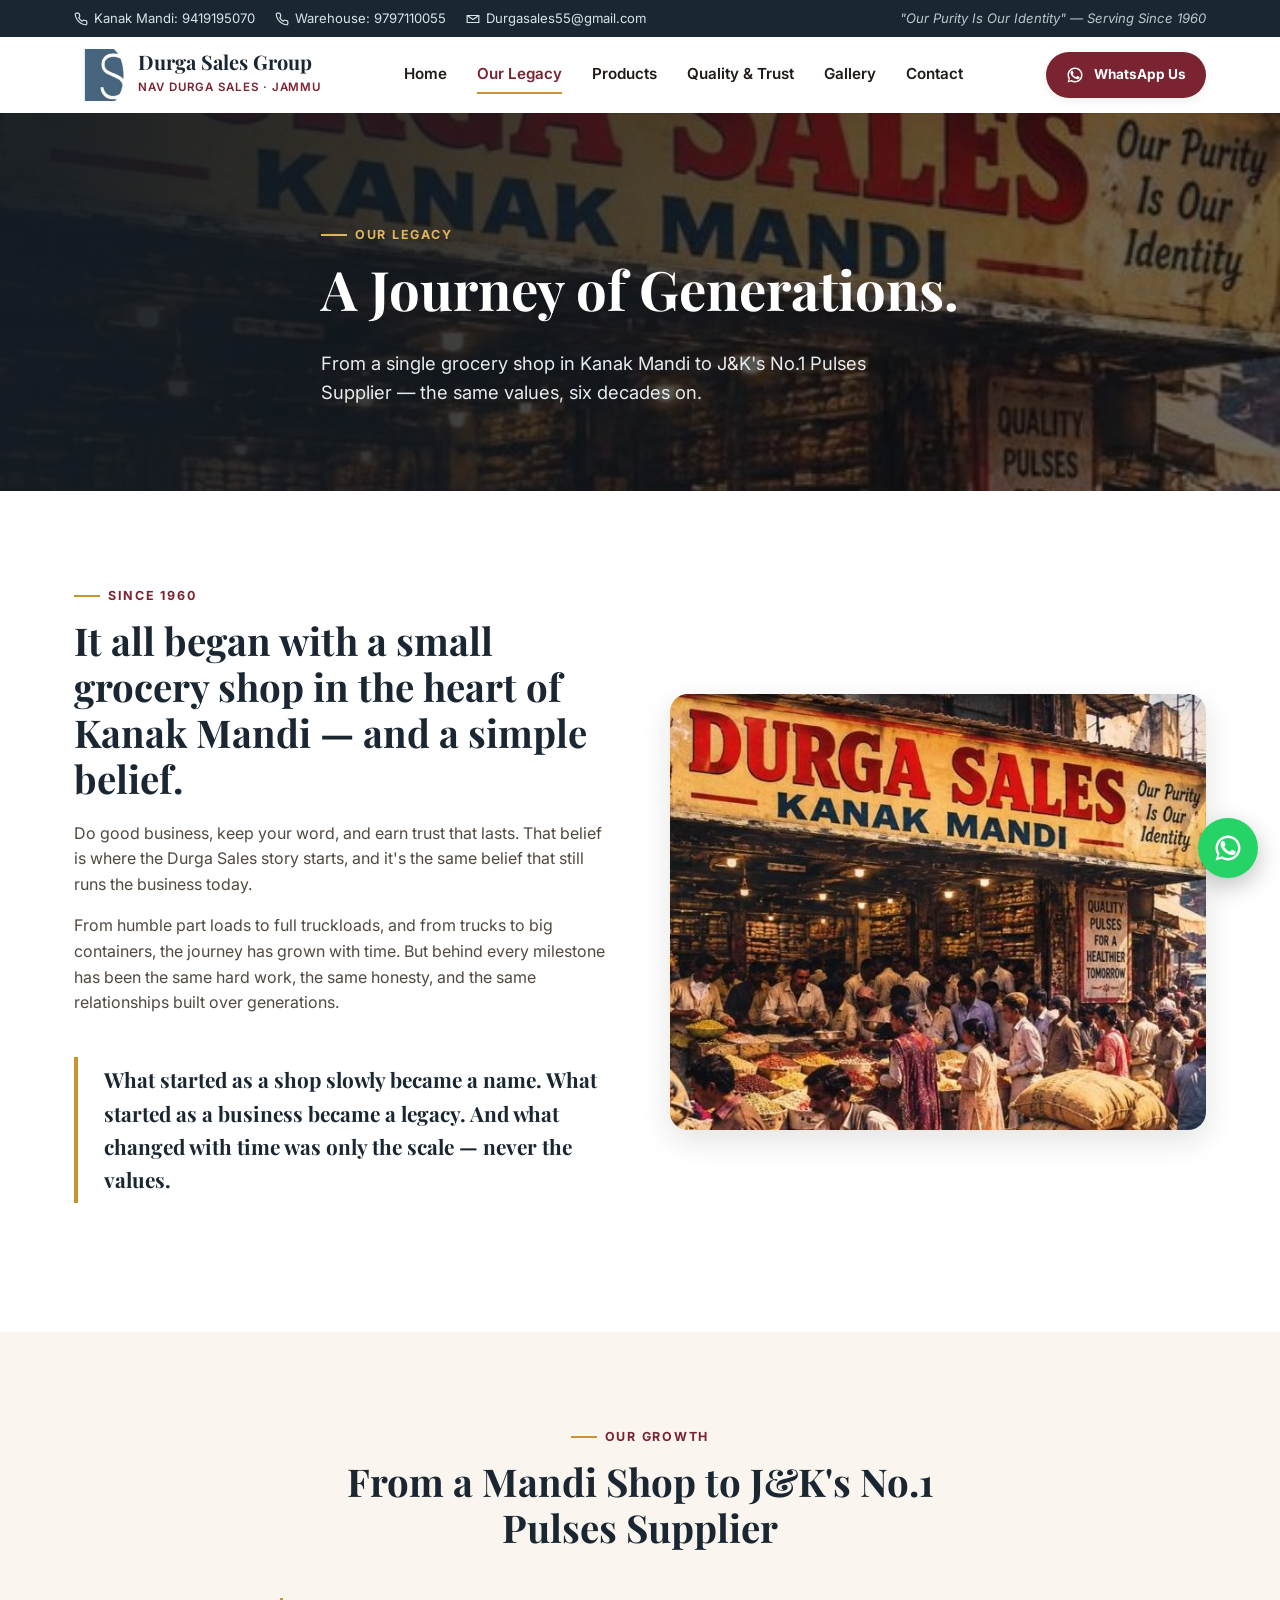
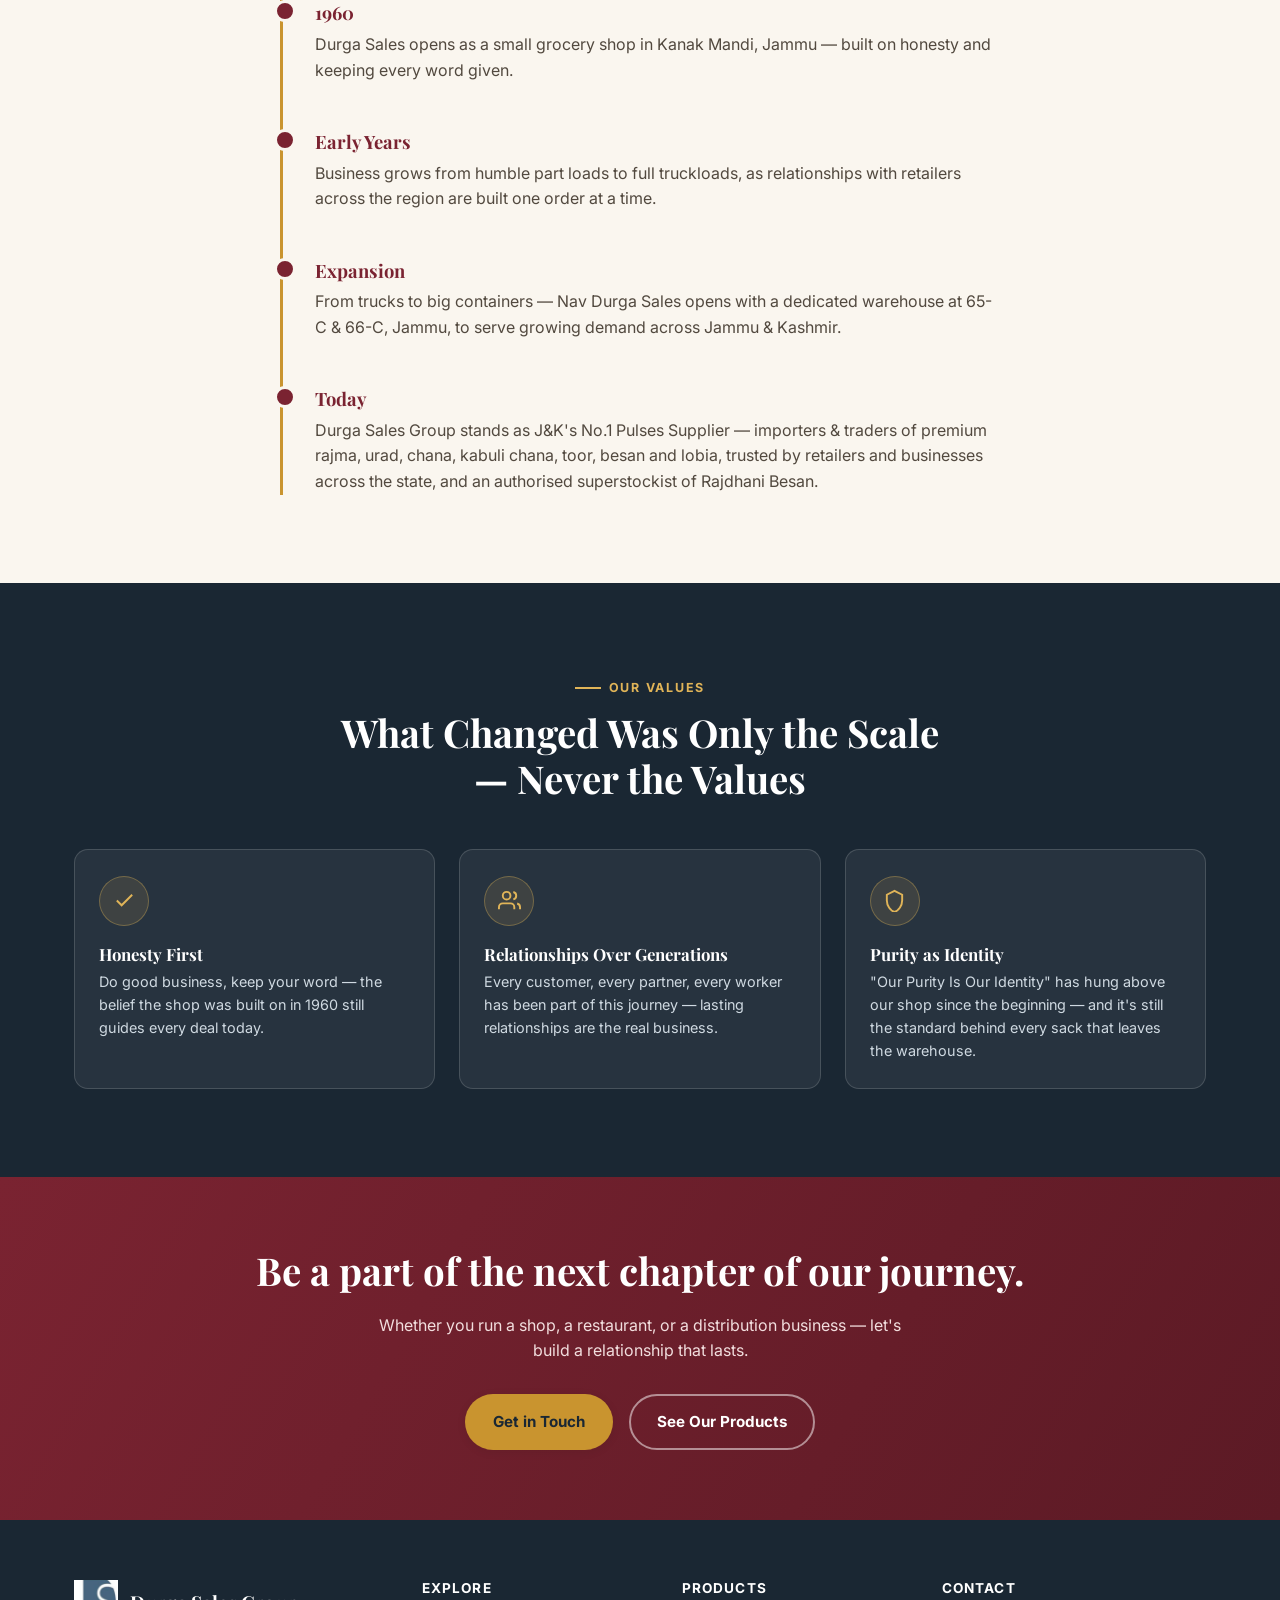
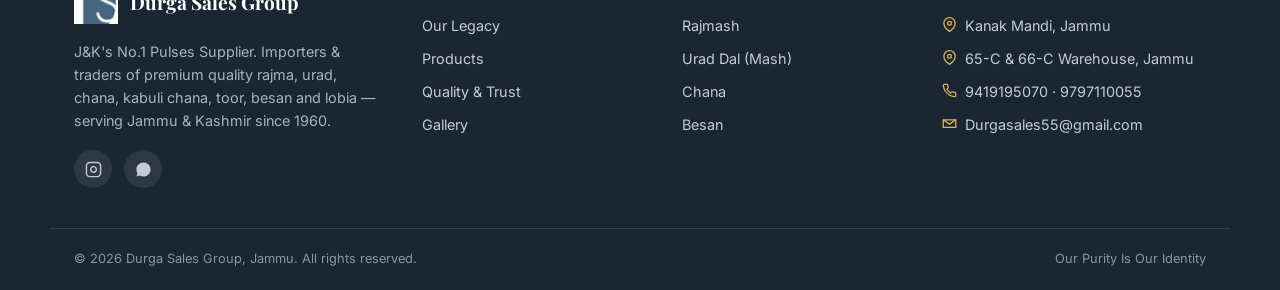
<file: about.html>
<!doctype html>
<html lang="en">
<head>
<meta charset="utf-8">
<meta name="viewport" content="width=device-width, initial-scale=1">
<title>Our Legacy | Durga Sales Group, Jammu — Since 1960</title>
<meta name="description" content="From a small grocery shop in Kanak Mandi in 1960 to J&amp;K's No.1 Pulses Supplier — the story of Durga Sales Group, Jammu.">
<meta name="theme-color" content="#26394a">
<link rel="icon" type="image/png" sizes="32x32" href="assets/img/favicon-32.png">
<link rel="apple-touch-icon" href="assets/img/favicon-180.png">
<link rel="preconnect" href="https://fonts.googleapis.com">
<link rel="preconnect" href="https://fonts.gstatic.com" crossorigin>
<link href="https://fonts.googleapis.com/css2?family=Playfair+Display:wght@600;700;800&family=Inter:wght@400;500;600;700&display=swap" rel="stylesheet">
<link rel="stylesheet" href="assets/css/style.css">
</head>
<body>

<div class="topbar">
  <div class="container">
    <div class="topbar-links">
      <a href="tel:+919419195070"><svg viewBox="0 0 24 24" fill="none" stroke="currentColor" stroke-width="2"><path d="M22 16.92v3a2 2 0 0 1-2.18 2 19.79 19.79 0 0 1-8.63-3.07 19.5 19.5 0 0 1-6-6 19.79 19.79 0 0 1-3.07-8.67A2 2 0 0 1 4.11 2h3a2 2 0 0 1 2 1.72c.127.96.361 1.903.7 2.81a2 2 0 0 1-.45 2.11L8.09 9.91a16 16 0 0 0 6 6l1.27-1.27a2 2 0 0 1 2.11-.45c.907.339 1.85.573 2.81.7A2 2 0 0 1 22 16.92z"/></svg> Kanak Mandi: 9419195070</a>
      <a href="tel:+919797110055"><svg viewBox="0 0 24 24" fill="none" stroke="currentColor" stroke-width="2"><path d="M22 16.92v3a2 2 0 0 1-2.18 2 19.79 19.79 0 0 1-8.63-3.07 19.5 19.5 0 0 1-6-6 19.79 19.79 0 0 1-3.07-8.67A2 2 0 0 1 4.11 2h3a2 2 0 0 1 2 1.72c.127.96.361 1.903.7 2.81a2 2 0 0 1-.45 2.11L8.09 9.91a16 16 0 0 0 6 6l1.27-1.27a2 2 0 0 1 2.11-.45c.907.339 1.85.573 2.81.7A2 2 0 0 1 22 16.92z"/></svg> Warehouse: 9797110055</a>
      <a href="mailto:Durgasales55@gmail.com"><svg viewBox="0 0 24 24" fill="none" stroke="currentColor" stroke-width="2"><path d="M22 6 12 13 2 6"/><path d="M2 6h20v12H2z"/></svg> Durgasales55@gmail.com</a>
    </div>
    <div class="tagline">"Our Purity Is Our Identity" — Serving Since 1960</div>
  </div>
</div>

<header class="site-header">
  <div class="container nav-wrap">
    <a href="index.html" class="brand">
      <img src="assets/img/favicon-180.png" alt="Durga Sales logo mark">
      <span class="brand-text">
        <span class="name">Durga Sales Group</span>
        <span class="sub">Nav Durga Sales · Jammu</span>
      </span>
    </a>
    <nav class="main-nav">
      <a href="index.html">Home</a>
      <a href="about.html" class="active">Our Legacy</a>
      <a href="products.html">Products</a>
      <a href="quality.html">Quality &amp; Trust</a>
      <a href="gallery.html">Gallery</a>
      <a href="contact.html">Contact</a>
    </nav>
    <div class="nav-cta">
      <a class="btn btn-primary btn-sm" href="https://wa.me/919797110055" target="_blank" rel="noopener">
        <svg viewBox="0 0 24 24" fill="currentColor"><path d="M17.472 14.382c-.297-.149-1.758-.867-2.03-.967-.273-.099-.471-.148-.67.15-.197.297-.767.966-.94 1.164-.173.199-.347.223-.644.075-.297-.15-1.255-.463-2.39-1.475-.883-.788-1.48-1.761-1.653-2.059-.173-.297-.018-.458.13-.606.134-.133.298-.347.446-.52.149-.174.198-.298.298-.497.099-.198.05-.371-.025-.52-.075-.149-.669-1.612-.916-2.207-.242-.579-.487-.5-.669-.51-.173-.008-.371-.01-.57-.01-.198 0-.52.074-.792.372-.272.297-1.04 1.016-1.04 2.479 0 1.462 1.065 2.875 1.213 3.074.149.198 2.096 3.2 5.077 4.487.709.306 1.263.489 1.694.625.712.227 1.36.195 1.872.118.571-.085 1.758-.719 2.006-1.413.248-.694.248-1.288.173-1.413-.074-.124-.272-.198-.57-.347z"/><path d="M12.001 2C6.478 2 2 6.477 2 12c0 1.933.542 3.755 1.481 5.304L2 22l4.834-1.465A9.945 9.945 0 0 0 12.001 22C17.524 22 22 17.523 22 12S17.524 2 12.001 2zm0 18.05a8.03 8.03 0 0 1-4.312-1.253l-.31-.184-3.041.922.94-3.083-.202-.318A8.03 8.03 0 0 1 3.95 12c0-4.44 3.611-8.05 8.051-8.05 4.44 0 8.05 3.61 8.05 8.05 0 4.44-3.61 8.05-8.05 8.05z"/></svg>
        <span class="long">WhatsApp Us</span>
      </a>
      <button class="nav-toggle" aria-label="Toggle navigation"><span></span><span></span><span></span></button>
    </div>
  </div>
</header>

<section class="hero page-hero">
  <img class="bg-img" src="assets/img/story-mandi.jpg" alt="Durga Sales, Kanak Mandi, Jammu">
  <div class="container hero-inner">
    <div class="eyebrow">Our Legacy</div>
    <h1>A Journey of Generations.</h1>
    <p class="lead">From a single grocery shop in Kanak Mandi to J&amp;K's No.1 Pulses Supplier — the same values, six decades on.</p>
  </div>
</section>

<section class="section white">
  <div class="container">
    <div class="split">
      <div class="split-text">
        <div class="eyebrow">Since 1960</div>
        <h2>It all began with a small grocery shop in the heart of Kanak Mandi — and a simple belief.</h2>
        <p>Do good business, keep your word, and earn trust that lasts. That belief is where the Durga Sales story starts, and it's the same belief that still runs the business today.</p>
        <p>From humble part loads to full truckloads, and from trucks to big containers, the journey has grown with time. But behind every milestone has been the same hard work, the same honesty, and the same relationships built over generations.</p>
        <p class="pull-quote">What started as a shop slowly became a name. What started as a business became a legacy. And what changed with time was only the scale — never the values.</p>
      </div>
      <div class="split-media">
        <img src="assets/img/story-mandi.jpg" alt="Durga Sales shopfront, Kanak Mandi, Jammu — our purity is our identity">
      </div>
    </div>
  </div>
</section>

<section class="section cream">
  <div class="container">
    <div class="section-head center">
      <div class="eyebrow">Our Growth</div>
      <h2>From a Mandi Shop to J&amp;K's No.1 Pulses Supplier</h2>
    </div>
    <div class="timeline" style="max-width:720px;margin:0 auto;">
      <div class="timeline-item">
        <span class="year">1960</span>
        <p style="margin:0;">Durga Sales opens as a small grocery shop in Kanak Mandi, Jammu — built on honesty and keeping every word given.</p>
      </div>
      <div class="timeline-item">
        <span class="year">Early Years</span>
        <p style="margin:0;">Business grows from humble part loads to full truckloads, as relationships with retailers across the region are built one order at a time.</p>
      </div>
      <div class="timeline-item">
        <span class="year">Expansion</span>
        <p style="margin:0;">From trucks to big containers — Nav Durga Sales opens with a dedicated warehouse at 65-C &amp; 66-C, Jammu, to serve growing demand across Jammu &amp; Kashmir.</p>
      </div>
      <div class="timeline-item">
        <span class="year">Today</span>
        <p style="margin:0;">Durga Sales Group stands as J&amp;K's No.1 Pulses Supplier — importers &amp; traders of premium rajma, urad, chana, kabuli chana, toor, besan and lobia, trusted by retailers and businesses across the state, and an authorised superstockist of Rajdhani Besan.</p>
      </div>
    </div>
  </div>
</section>

<section class="section navy">
  <div class="container">
    <div class="section-head center">
      <div class="eyebrow">Our Values</div>
      <h2>What Changed Was Only the Scale — Never the Values</h2>
    </div>
    <div class="feature-grid">
      <div class="feature" style="background:rgba(255,255,255,0.06);border-color:rgba(255,255,255,0.15);">
        <div class="icon" style="background:rgba(224,180,88,0.12);border:1px solid rgba(224,180,88,0.35);"><svg viewBox="0 0 24 24" fill="none" stroke="currentColor" stroke-width="2" style="color:#e0b458"><path d="M20 6 9 17l-5-5"/></svg></div>
        <h3 style="color:#fff">Honesty First</h3>
        <p style="color:#cfd9e1">Do good business, keep your word — the belief the shop was built on in 1960 still guides every deal today.</p>
      </div>
      <div class="feature" style="background:rgba(255,255,255,0.06);border-color:rgba(255,255,255,0.15);">
        <div class="icon" style="background:rgba(224,180,88,0.12);border:1px solid rgba(224,180,88,0.35);"><svg viewBox="0 0 24 24" fill="none" stroke="currentColor" stroke-width="2" style="color:#e0b458"><path d="M17 21v-2a4 4 0 0 0-4-4H5a4 4 0 0 0-4 4v2"/><circle cx="9" cy="7" r="4"/><path d="M23 21v-2a4 4 0 0 0-3-3.87M16 3.13a4 4 0 0 1 0 7.75"/></svg></div>
        <h3 style="color:#fff">Relationships Over Generations</h3>
        <p style="color:#cfd9e1">Every customer, every partner, every worker has been part of this journey — lasting relationships are the real business.</p>
      </div>
      <div class="feature" style="background:rgba(255,255,255,0.06);border-color:rgba(255,255,255,0.15);">
        <div class="icon" style="background:rgba(224,180,88,0.12);border:1px solid rgba(224,180,88,0.35);"><svg viewBox="0 0 24 24" fill="none" stroke="currentColor" stroke-width="2" style="color:#e0b458"><path d="M12 2 4 6v6c0 5.55 3.84 10.74 8 12 4.16-1.26 8-6.45 8-12V6l-8-4z"/></svg></div>
        <h3 style="color:#fff">Purity as Identity</h3>
        <p style="color:#cfd9e1">"Our Purity Is Our Identity" has hung above our shop since the beginning — and it's still the standard behind every sack that leaves the warehouse.</p>
      </div>
    </div>
  </div>
</section>

<section class="cta-band">
  <div class="container">
    <h2>Be a part of the next chapter of our journey.</h2>
    <p>Whether you run a shop, a restaurant, or a distribution business — let's build a relationship that lasts.</p>
    <div class="hero-actions">
      <a class="btn btn-gold" href="contact.html">Get in Touch</a>
      <a class="btn btn-ghost" href="products.html">See Our Products</a>
    </div>
  </div>
</section>

<footer class="site-footer">
  <div class="container footer-grid">
    <div>
      <div class="footer-brand">
        <img src="assets/img/favicon-180.png" alt="Durga Sales logo">
        <span>Durga Sales Group</span>
      </div>
      <p>J&amp;K's No.1 Pulses Supplier. Importers &amp; traders of premium quality rajma, urad, chana, kabuli chana, toor, besan and lobia — serving Jammu &amp; Kashmir since 1960.</p>
      <div class="footer-social">
        <a href="https://www.instagram.com/durgasalesjammu" target="_blank" rel="noopener" aria-label="Instagram"><svg viewBox="0 0 24 24" fill="none" stroke="currentColor" stroke-width="2"><rect x="2" y="2" width="20" height="20" rx="5"/><path d="M16 11.37A4 4 0 1 1 12.63 8 4 4 0 0 1 16 11.37z"/><path d="M17.5 6.5h.01"/></svg></a>
        <a href="https://wa.me/919797110055" target="_blank" rel="noopener" aria-label="WhatsApp"><svg viewBox="0 0 24 24" fill="currentColor"><path d="M12.001 2C6.478 2 2 6.477 2 12c0 1.933.542 3.755 1.481 5.304L2 22l4.834-1.465A9.945 9.945 0 0 0 12.001 22C17.524 22 22 17.523 22 12S17.524 2 12.001 2z"/></svg></a>
      </div>
    </div>
    <div>
      <h4>Explore</h4>
      <ul>
        <li><a href="about.html">Our Legacy</a></li>
        <li><a href="products.html">Products</a></li>
        <li><a href="quality.html">Quality &amp; Trust</a></li>
        <li><a href="gallery.html">Gallery</a></li>
      </ul>
    </div>
    <div>
      <h4>Products</h4>
      <ul>
        <li><a href="products.html#rajma">Rajmash</a></li>
        <li><a href="products.html#urad">Urad Dal (Mash)</a></li>
        <li><a href="products.html#chana">Chana</a></li>
        <li><a href="products.html#besan">Besan</a></li>
      </ul>
    </div>
    <div>
      <h4>Contact</h4>
      <ul>
        <li><svg viewBox="0 0 24 24" fill="none" stroke="currentColor" stroke-width="2"><path d="M21 10c0 7-9 13-9 13s-9-6-9-13a9 9 0 0 1 18 0z"/><circle cx="12" cy="10" r="3"/></svg> Kanak Mandi, Jammu</li>
        <li><svg viewBox="0 0 24 24" fill="none" stroke="currentColor" stroke-width="2"><path d="M21 10c0 7-9 13-9 13s-9-6-9-13a9 9 0 0 1 18 0z"/><circle cx="12" cy="10" r="3"/></svg> 65-C &amp; 66-C Warehouse, Jammu</li>
        <li><svg viewBox="0 0 24 24" fill="none" stroke="currentColor" stroke-width="2"><path d="M22 16.92v3a2 2 0 0 1-2.18 2 19.79 19.79 0 0 1-8.63-3.07 19.5 19.5 0 0 1-6-6 19.79 19.79 0 0 1-3.07-8.67A2 2 0 0 1 4.11 2h3a2 2 0 0 1 2 1.72c.127.96.361 1.903.7 2.81a2 2 0 0 1-.45 2.11L8.09 9.91a16 16 0 0 0 6 6l1.27-1.27a2 2 0 0 1 2.11-.45c.907.339 1.85.573 2.81.7A2 2 0 0 1 22 16.92z"/></svg> 9419195070 · 9797110055</li>
        <li><svg viewBox="0 0 24 24" fill="none" stroke="currentColor" stroke-width="2"><path d="M22 6 12 13 2 6"/><path d="M2 6h20v12H2z"/></svg> Durgasales55@gmail.com</li>
      </ul>
    </div>
  </div>
  <div class="container footer-bottom">
    <span>&copy; <span id="year"></span> Durga Sales Group, Jammu. All rights reserved.</span>
    <span>Our Purity Is Our Identity</span>
  </div>
</footer>

<nav class="m-bar" aria-label="Quick contact">
  <a href="tel:+919419195070"><svg viewBox="0 0 24 24" fill="none" stroke="currentColor" stroke-width="2" aria-hidden="true"><path d="M22 16.9v3a2 2 0 0 1-2.2 2 19.8 19.8 0 0 1-8.6-3.1 19.5 19.5 0 0 1-6-6A19.8 19.8 0 0 1 2.1 4.2 2 2 0 0 1 4.1 2h3a2 2 0 0 1 2 1.7c.1 1 .4 1.9.7 2.8a2 2 0 0 1-.5 2.1L8.1 9.9a16 16 0 0 0 6 6l1.3-1.3a2 2 0 0 1 2.1-.4c.9.3 1.8.6 2.8.7a2 2 0 0 1 1.7 2Z"/></svg>Call</a>
  <a href="https://wa.me/919797110055?text=Hello%20Durga%20Sales%2C%20I%27d%20like%20to%20enquire%20about%20bulk%20pulses%20supply." target="_blank" rel="noopener"><svg viewBox="0 0 24 24" fill="currentColor" aria-hidden="true"><path d="M12 2a10 10 0 0 0-8.5 15.3L2 22l4.8-1.5A10 10 0 1 0 12 2Zm0 18.1a8.1 8.1 0 0 1-4.3-1.3l-.3-.2-2.9.9.9-2.8-.2-.3A8.1 8.1 0 1 1 12 20.1Zm4.5-6c-.2-.1-1.5-.7-1.7-.8-.2-.1-.4-.1-.6.1l-.8 1c-.1.2-.3.2-.5.1a6.6 6.6 0 0 1-3.3-2.9c-.2-.4.2-.4.7-1.3.1-.2 0-.3 0-.5l-.8-1.8c-.2-.5-.4-.4-.6-.4h-.5a1 1 0 0 0-.7.3 3 3 0 0 0-.9 2.2 5.2 5.2 0 0 0 1.1 2.7 11.8 11.8 0 0 0 4.5 4c1.7.7 2.3.8 3.2.6.5-.1 1.5-.6 1.7-1.2.2-.6.2-1.1.2-1.2-.1-.1-.2-.2-.5-.3Z"/></svg>WhatsApp</a>
</nav>

<a class="wa-float" href="https://wa.me/919797110055?text=Hello%20Durga%20Sales%2C%20I%27d%20like%20to%20enquire%20about%20bulk%20pulses%20supply." target="_blank" rel="noopener" aria-label="Chat on WhatsApp">
  <svg viewBox="0 0 24 24" fill="currentColor"><path d="M17.472 14.382c-.297-.149-1.758-.867-2.03-.967-.273-.099-.471-.148-.67.15-.197.297-.767.966-.94 1.164-.173.199-.347.223-.644.075-.297-.15-1.255-.463-2.39-1.475-.883-.788-1.48-1.761-1.653-2.059-.173-.297-.018-.458.13-.606.134-.133.298-.347.446-.52.149-.174.198-.298.298-.497.099-.198.05-.371-.025-.52-.075-.149-.669-1.612-.916-2.207-.242-.579-.487-.5-.669-.51-.173-.008-.371-.01-.57-.01-.198 0-.52.074-.792.372-.272.297-1.04 1.016-1.04 2.479 0 1.462 1.065 2.875 1.213 3.074.149.198 2.096 3.2 5.077 4.487.709.306 1.263.489 1.694.625.712.227 1.36.195 1.872.118.571-.085 1.758-.719 2.006-1.413.248-.694.248-1.288.173-1.413-.074-.124-.272-.198-.57-.347z"/><path d="M12.001 2C6.478 2 2 6.477 2 12c0 1.933.542 3.755 1.481 5.304L2 22l4.834-1.465A9.945 9.945 0 0 0 12.001 22C17.524 22 22 17.523 22 12S17.524 2 12.001 2zm0 18.05a8.03 8.03 0 0 1-4.312-1.253l-.31-.184-3.041.922.94-3.083-.202-.318A8.03 8.03 0 0 1 3.95 12c0-4.44 3.611-8.05 8.051-8.05 4.44 0 8.05 3.61 8.05 8.05 0 4.44-3.61 8.05-8.05 8.05z"/></svg>
</a>

<script src="assets/js/main.js"></script>
<script>document.getElementById("year").textContent = new Date().getFullYear();</script>
</body>
</html>
</file>
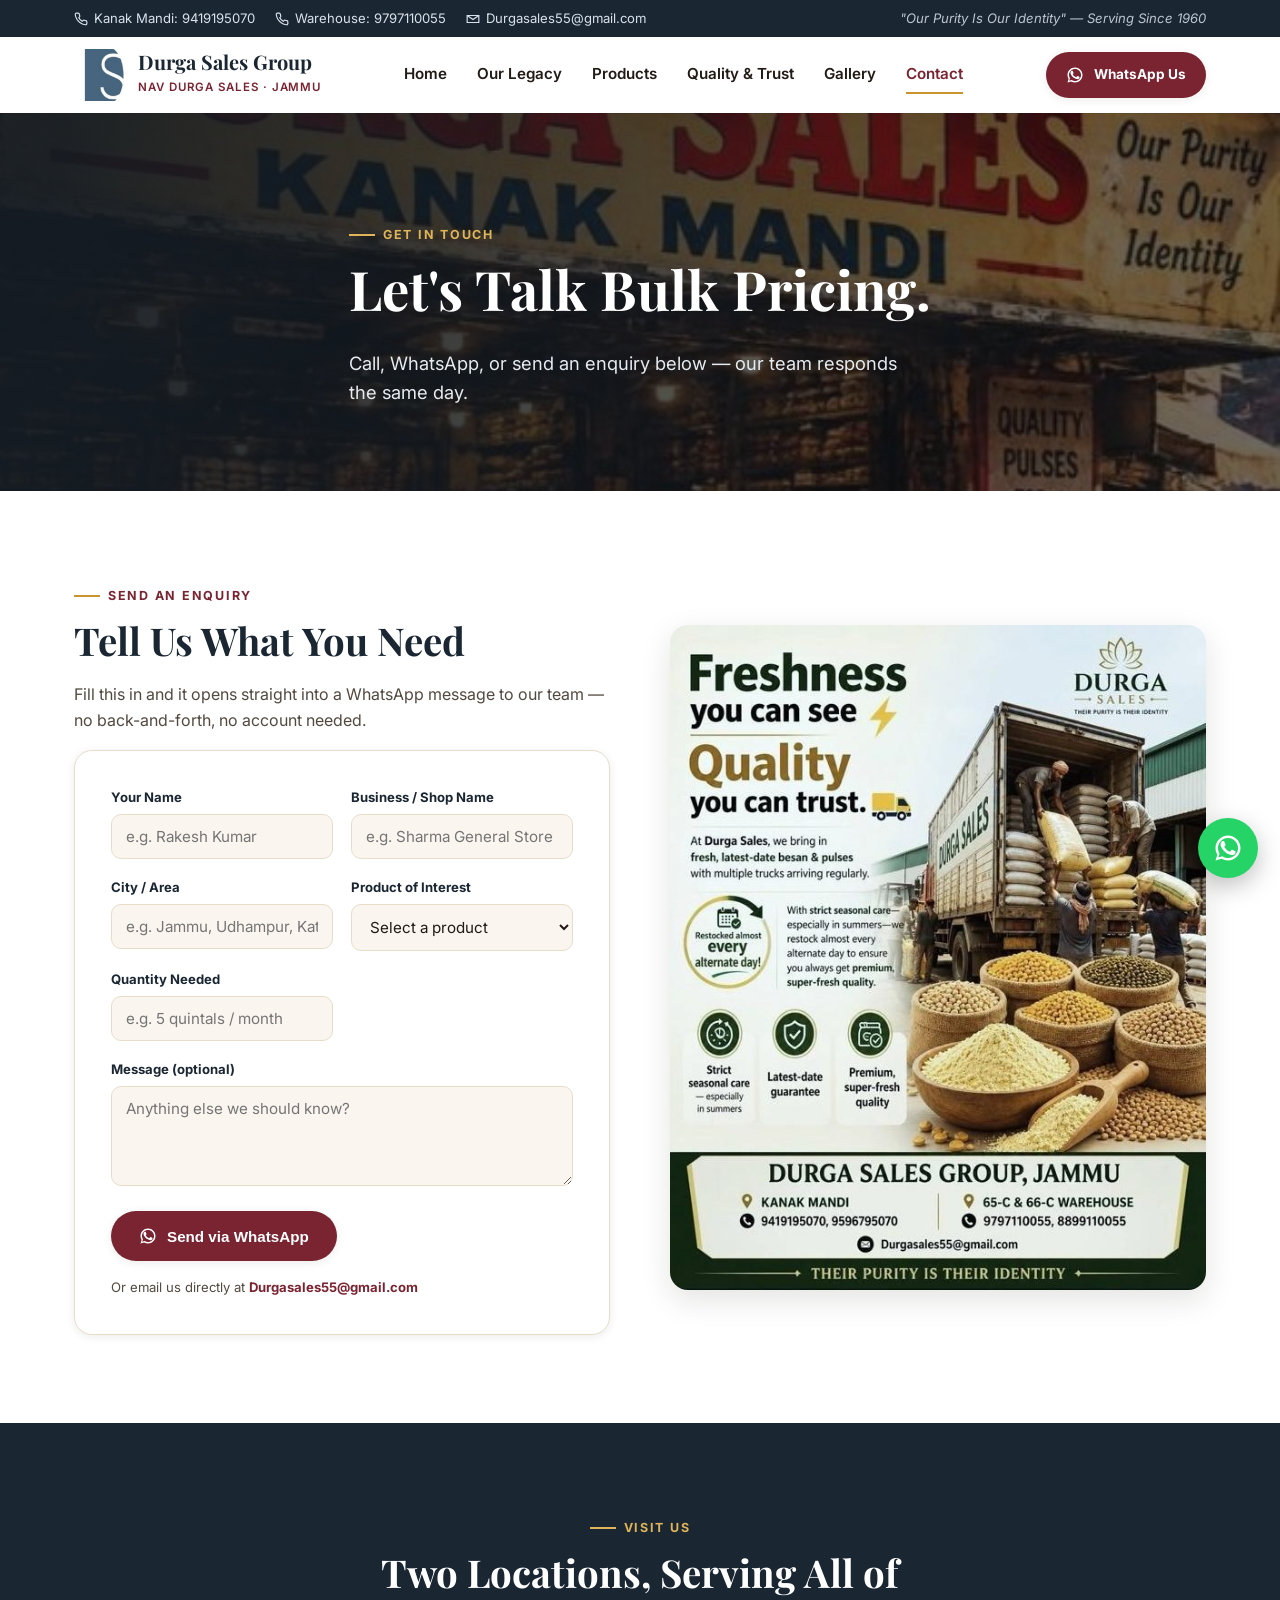
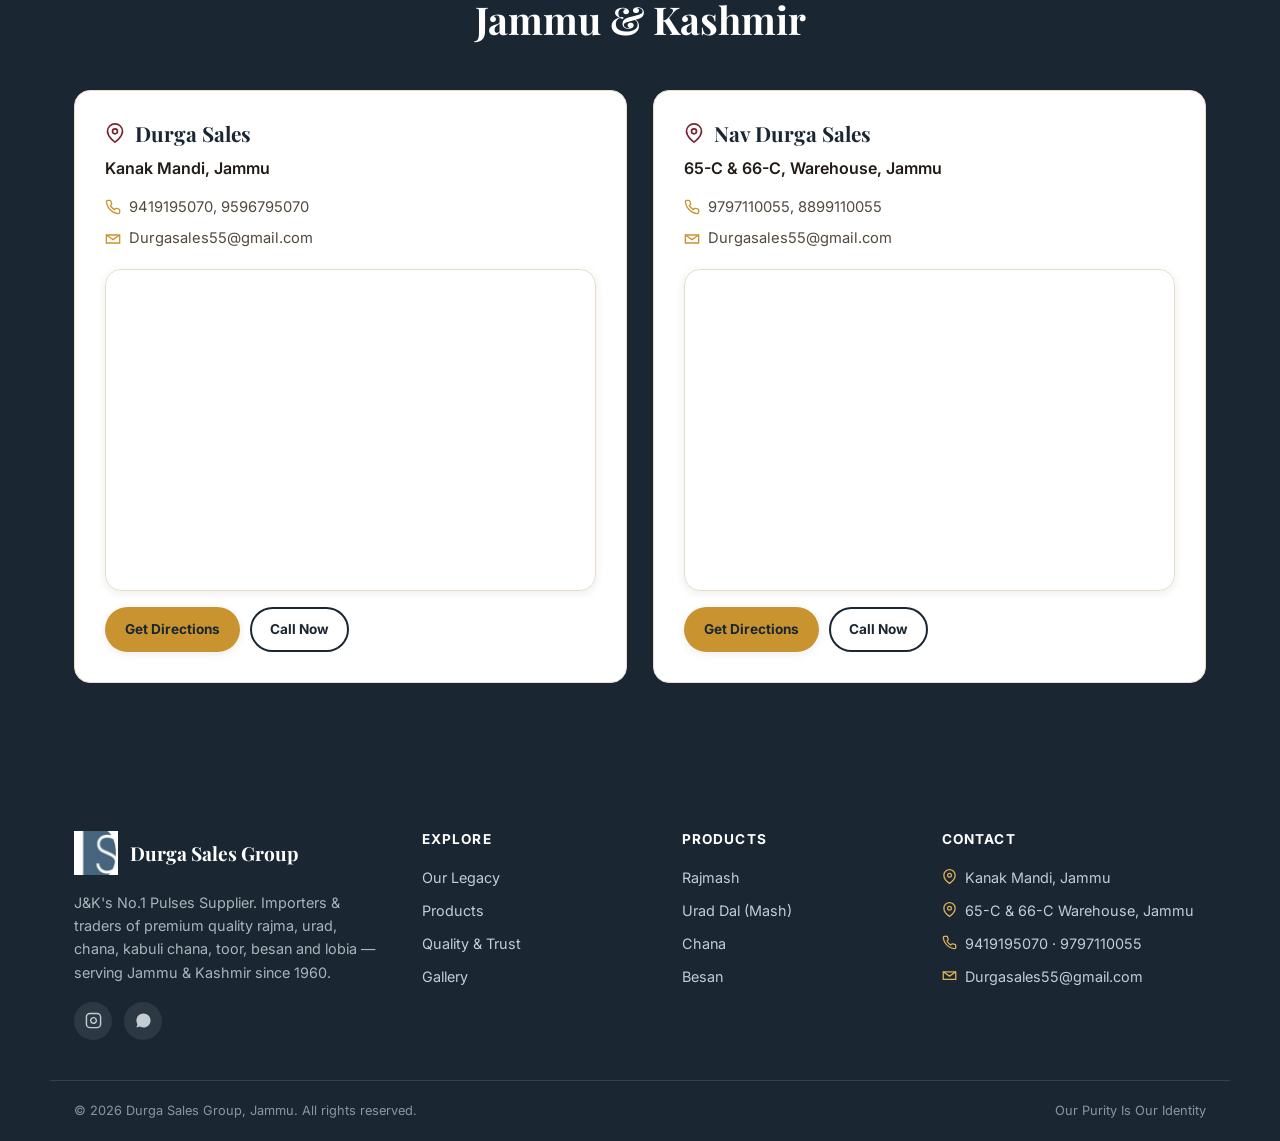
<file: contact.html>
<!doctype html>
<html lang="en">
<head>
<meta charset="utf-8">
<meta name="viewport" content="width=device-width, initial-scale=1">
<title>Contact &amp; Enquire | Durga Sales Group, Jammu</title>
<meta name="description" content="Get bulk pricing on rajma, urad dal, chana, kabuli chana, toor, besan and lobia — contact Durga Sales Group, Jammu by phone, WhatsApp or email.">
<meta name="theme-color" content="#26394a">
<link rel="icon" type="image/png" sizes="32x32" href="assets/img/favicon-32.png">
<link rel="apple-touch-icon" href="assets/img/favicon-180.png">
<link rel="preconnect" href="https://fonts.googleapis.com">
<link rel="preconnect" href="https://fonts.gstatic.com" crossorigin>
<link href="https://fonts.googleapis.com/css2?family=Playfair+Display:wght@600;700;800&family=Inter:wght@400;500;600;700&display=swap" rel="stylesheet">
<link rel="stylesheet" href="assets/css/style.css">
</head>
<body>

<div class="topbar">
  <div class="container">
    <div class="topbar-links">
      <a href="tel:+919419195070"><svg viewBox="0 0 24 24" fill="none" stroke="currentColor" stroke-width="2"><path d="M22 16.92v3a2 2 0 0 1-2.18 2 19.79 19.79 0 0 1-8.63-3.07 19.5 19.5 0 0 1-6-6 19.79 19.79 0 0 1-3.07-8.67A2 2 0 0 1 4.11 2h3a2 2 0 0 1 2 1.72c.127.96.361 1.903.7 2.81a2 2 0 0 1-.45 2.11L8.09 9.91a16 16 0 0 0 6 6l1.27-1.27a2 2 0 0 1 2.11-.45c.907.339 1.85.573 2.81.7A2 2 0 0 1 22 16.92z"/></svg> Kanak Mandi: 9419195070</a>
      <a href="tel:+919797110055"><svg viewBox="0 0 24 24" fill="none" stroke="currentColor" stroke-width="2"><path d="M22 16.92v3a2 2 0 0 1-2.18 2 19.79 19.79 0 0 1-8.63-3.07 19.5 19.5 0 0 1-6-6 19.79 19.79 0 0 1-3.07-8.67A2 2 0 0 1 4.11 2h3a2 2 0 0 1 2 1.72c.127.96.361 1.903.7 2.81a2 2 0 0 1-.45 2.11L8.09 9.91a16 16 0 0 0 6 6l1.27-1.27a2 2 0 0 1 2.11-.45c.907.339 1.85.573 2.81.7A2 2 0 0 1 22 16.92z"/></svg> Warehouse: 9797110055</a>
      <a href="mailto:Durgasales55@gmail.com"><svg viewBox="0 0 24 24" fill="none" stroke="currentColor" stroke-width="2"><path d="M22 6 12 13 2 6"/><path d="M2 6h20v12H2z"/></svg> Durgasales55@gmail.com</a>
    </div>
    <div class="tagline">"Our Purity Is Our Identity" — Serving Since 1960</div>
  </div>
</div>

<header class="site-header">
  <div class="container nav-wrap">
    <a href="index.html" class="brand">
      <img src="assets/img/favicon-180.png" alt="Durga Sales logo mark">
      <span class="brand-text">
        <span class="name">Durga Sales Group</span>
        <span class="sub">Nav Durga Sales · Jammu</span>
      </span>
    </a>
    <nav class="main-nav">
      <a href="index.html">Home</a>
      <a href="about.html">Our Legacy</a>
      <a href="products.html">Products</a>
      <a href="quality.html">Quality &amp; Trust</a>
      <a href="gallery.html">Gallery</a>
      <a href="contact.html" class="active">Contact</a>
    </nav>
    <div class="nav-cta">
      <a class="btn btn-primary btn-sm" href="https://wa.me/919797110055" target="_blank" rel="noopener">
        <svg viewBox="0 0 24 24" fill="currentColor"><path d="M17.472 14.382c-.297-.149-1.758-.867-2.03-.967-.273-.099-.471-.148-.67.15-.197.297-.767.966-.94 1.164-.173.199-.347.223-.644.075-.297-.15-1.255-.463-2.39-1.475-.883-.788-1.48-1.761-1.653-2.059-.173-.297-.018-.458.13-.606.134-.133.298-.347.446-.52.149-.174.198-.298.298-.497.099-.198.05-.371-.025-.52-.075-.149-.669-1.612-.916-2.207-.242-.579-.487-.5-.669-.51-.173-.008-.371-.01-.57-.01-.198 0-.52.074-.792.372-.272.297-1.04 1.016-1.04 2.479 0 1.462 1.065 2.875 1.213 3.074.149.198 2.096 3.2 5.077 4.487.709.306 1.263.489 1.694.625.712.227 1.36.195 1.872.118.571-.085 1.758-.719 2.006-1.413.248-.694.248-1.288.173-1.413-.074-.124-.272-.198-.57-.347z"/><path d="M12.001 2C6.478 2 2 6.477 2 12c0 1.933.542 3.755 1.481 5.304L2 22l4.834-1.465A9.945 9.945 0 0 0 12.001 22C17.524 22 22 17.523 22 12S17.524 2 12.001 2zm0 18.05a8.03 8.03 0 0 1-4.312-1.253l-.31-.184-3.041.922.94-3.083-.202-.318A8.03 8.03 0 0 1 3.95 12c0-4.44 3.611-8.05 8.051-8.05 4.44 0 8.05 3.61 8.05 8.05 0 4.44-3.61 8.05-8.05 8.05z"/></svg>
        <span class="long">WhatsApp Us</span>
      </a>
      <button class="nav-toggle" aria-label="Toggle navigation"><span></span><span></span><span></span></button>
    </div>
  </div>
</header>

<section class="hero page-hero">
  <img class="bg-img" src="assets/img/story-mandi.jpg" alt="Contact Durga Sales Group, Jammu">
  <div class="container hero-inner">
    <div class="eyebrow">Get In Touch</div>
    <h1>Let's Talk Bulk Pricing.</h1>
    <p class="lead">Call, WhatsApp, or send an enquiry below — our team responds the same day.</p>
  </div>
</section>

<section class="section white">
  <div class="container">
    <div class="split">
      <div class="split-text">
        <div class="eyebrow">Send an Enquiry</div>
        <h2>Tell Us What You Need</h2>
        <p>Fill this in and it opens straight into a WhatsApp message to our team — no back-and-forth, no account needed.</p>
        <div class="form-card">
          <form id="enquiry-form">
            <div class="form-row">
              <div class="field">
                <label for="name">Your Name</label>
                <input type="text" id="name" name="name" placeholder="e.g. Rakesh Kumar" required>
              </div>
              <div class="field">
                <label for="business">Business / Shop Name</label>
                <input type="text" id="business" name="business" placeholder="e.g. Sharma General Store">
              </div>
            </div>
            <div class="form-row">
              <div class="field">
                <label for="city">City / Area</label>
                <input type="text" id="city" name="city" placeholder="e.g. Jammu, Udhampur, Kathua...">
              </div>
              <div class="field">
                <label for="product">Product of Interest</label>
                <select id="product" name="product">
                  <option value="">Select a product</option>
                  <option value="Rajmash">Rajmash</option>
                  <option value="Urad Dal (Mash)">Urad Dal (Mash)</option>
                  <option value="Chana">Chana</option>
                  <option value="Kabuli Chana">Kabuli Chana</option>
                  <option value="Toor Dal">Toor Dal</option>
                  <option value="Rajdhani Besan">Rajdhani Besan</option>
                  <option value="Lobia">Lobia</option>
                  <option value="Other / Multiple">Other / Multiple</option>
                </select>
              </div>
            </div>
            <div class="form-row">
              <div class="field">
                <label for="quantity">Quantity Needed</label>
                <input type="text" id="quantity" name="quantity" placeholder="e.g. 5 quintals / month">
              </div>
            </div>
            <div class="form-row full">
              <div class="field">
                <label for="message">Message (optional)</label>
                <textarea id="message" name="message" placeholder="Anything else we should know?"></textarea>
              </div>
            </div>
            <div class="form-actions">
              <button type="submit" class="btn btn-primary">
                <svg viewBox="0 0 24 24" fill="currentColor"><path d="M17.472 14.382c-.297-.149-1.758-.867-2.03-.967-.273-.099-.471-.148-.67.15-.197.297-.767.966-.94 1.164-.173.199-.347.223-.644.075-.297-.15-1.255-.463-2.39-1.475-.883-.788-1.48-1.761-1.653-2.059-.173-.297-.018-.458.13-.606.134-.133.298-.347.446-.52.149-.174.198-.298.298-.497.099-.198.05-.371-.025-.52-.075-.149-.669-1.612-.916-2.207-.242-.579-.487-.5-.669-.51-.173-.008-.371-.01-.57-.01-.198 0-.52.074-.792.372-.272.297-1.04 1.016-1.04 2.479 0 1.462 1.065 2.875 1.213 3.074.149.198 2.096 3.2 5.077 4.487.709.306 1.263.489 1.694.625.712.227 1.36.195 1.872.118.571-.085 1.758-.719 2.006-1.413.248-.694.248-1.288.173-1.413-.074-.124-.272-.198-.57-.347z"/><path d="M12.001 2C6.478 2 2 6.477 2 12c0 1.933.542 3.755 1.481 5.304L2 22l4.834-1.465A9.945 9.945 0 0 0 12.001 22C17.524 22 22 17.523 22 12S17.524 2 12.001 2zm0 18.05a8.03 8.03 0 0 1-4.312-1.253l-.31-.184-3.041.922.94-3.083-.202-.318A8.03 8.03 0 0 1 3.95 12c0-4.44 3.611-8.05 8.051-8.05 4.44 0 8.05 3.61 8.05 8.05 0 4.44-3.61 8.05-8.05 8.05z"/></svg>
                Send via WhatsApp
              </button>
              <span class="form-note">Or email us directly at <a href="mailto:Durgasales55@gmail.com" style="color:var(--maroon);font-weight:700;">Durgasales55@gmail.com</a></span>
            </div>
          </form>
        </div>
      </div>
      <div class="split-media">
        <img src="assets/img/story-warehouse.jpg" alt="Durga Sales warehouse, ready to fulfil bulk orders">
      </div>
    </div>
  </div>
</section>

<section class="section navy">
  <div class="container">
    <div class="section-head center">
      <div class="eyebrow">Visit Us</div>
      <h2>Two Locations, Serving All of Jammu &amp; Kashmir</h2>
    </div>
    <div class="loc-grid">
      <div class="loc-card">
        <h3><svg viewBox="0 0 24 24" fill="none" stroke="currentColor" stroke-width="2"><path d="M21 10c0 7-9 13-9 13s-9-6-9-13a9 9 0 0 1 18 0z"/><circle cx="12" cy="10" r="3"/></svg> Durga Sales</h3>
        <div class="addr">Kanak Mandi, Jammu</div>
        <ul>
          <li><svg viewBox="0 0 24 24" fill="none" stroke="currentColor" stroke-width="2"><path d="M22 16.92v3a2 2 0 0 1-2.18 2 19.79 19.79 0 0 1-8.63-3.07 19.5 19.5 0 0 1-6-6 19.79 19.79 0 0 1-3.07-8.67A2 2 0 0 1 4.11 2h3a2 2 0 0 1 2 1.72c.127.96.361 1.903.7 2.81a2 2 0 0 1-.45 2.11L8.09 9.91a16 16 0 0 0 6 6l1.27-1.27a2 2 0 0 1 2.11-.45c.907.339 1.85.573 2.81.7A2 2 0 0 1 22 16.92z"/></svg> 9419195070, 9596795070</li>
          <li><svg viewBox="0 0 24 24" fill="none" stroke="currentColor" stroke-width="2"><path d="M22 6 12 13 2 6"/><path d="M2 6h20v12H2z"/></svg> Durgasales55@gmail.com</li>
        </ul>
        <div class="map-embed">
          <iframe src="https://www.google.com/maps?q=Durga+Sales+Kanak+Mandi+Jammu&output=embed" loading="lazy" referrerpolicy="no-referrer-when-downgrade" title="Map to Durga Sales, Kanak Mandi, Jammu"></iframe>
        </div>
        <div class="actions" style="margin-top:16px;">
          <a class="btn btn-gold btn-sm" href="https://www.google.com/maps/search/?api=1&query=Durga+Sales+Kanak+Mandi+Jammu" target="_blank" rel="noopener">Get Directions</a>
          <a class="btn btn-outline btn-sm" href="tel:+919419195070">Call Now</a>
        </div>
      </div>
      <div class="loc-card">
        <h3><svg viewBox="0 0 24 24" fill="none" stroke="currentColor" stroke-width="2"><path d="M21 10c0 7-9 13-9 13s-9-6-9-13a9 9 0 0 1 18 0z"/><circle cx="12" cy="10" r="3"/></svg> Nav Durga Sales</h3>
        <div class="addr">65-C &amp; 66-C, Warehouse, Jammu</div>
        <ul>
          <li><svg viewBox="0 0 24 24" fill="none" stroke="currentColor" stroke-width="2"><path d="M22 16.92v3a2 2 0 0 1-2.18 2 19.79 19.79 0 0 1-8.63-3.07 19.5 19.5 0 0 1-6-6 19.79 19.79 0 0 1-3.07-8.67A2 2 0 0 1 4.11 2h3a2 2 0 0 1 2 1.72c.127.96.361 1.903.7 2.81a2 2 0 0 1-.45 2.11L8.09 9.91a16 16 0 0 0 6 6l1.27-1.27a2 2 0 0 1 2.11-.45c.907.339 1.85.573 2.81.7A2 2 0 0 1 22 16.92z"/></svg> 9797110055, 8899110055</li>
          <li><svg viewBox="0 0 24 24" fill="none" stroke="currentColor" stroke-width="2"><path d="M22 6 12 13 2 6"/><path d="M2 6h20v12H2z"/></svg> Durgasales55@gmail.com</li>
        </ul>
        <div class="map-embed">
          <iframe src="https://www.google.com/maps?q=65-C+%26+66-C+Warehouse+Jammu&output=embed" loading="lazy" referrerpolicy="no-referrer-when-downgrade" title="Map to Nav Durga Sales warehouse, Jammu"></iframe>
        </div>
        <div class="actions" style="margin-top:16px;">
          <a class="btn btn-gold btn-sm" href="https://www.google.com/maps/search/?api=1&query=65-C+%26+66-C+Warehouse+Jammu" target="_blank" rel="noopener">Get Directions</a>
          <a class="btn btn-outline btn-sm" href="tel:+919797110055">Call Now</a>
        </div>
      </div>
    </div>
  </div>
</section>

<footer class="site-footer">
  <div class="container footer-grid">
    <div>
      <div class="footer-brand">
        <img src="assets/img/favicon-180.png" alt="Durga Sales logo">
        <span>Durga Sales Group</span>
      </div>
      <p>J&amp;K's No.1 Pulses Supplier. Importers &amp; traders of premium quality rajma, urad, chana, kabuli chana, toor, besan and lobia — serving Jammu &amp; Kashmir since 1960.</p>
      <div class="footer-social">
        <a href="https://www.instagram.com/durgasalesjammu" target="_blank" rel="noopener" aria-label="Instagram"><svg viewBox="0 0 24 24" fill="none" stroke="currentColor" stroke-width="2"><rect x="2" y="2" width="20" height="20" rx="5"/><path d="M16 11.37A4 4 0 1 1 12.63 8 4 4 0 0 1 16 11.37z"/><path d="M17.5 6.5h.01"/></svg></a>
        <a href="https://wa.me/919797110055" target="_blank" rel="noopener" aria-label="WhatsApp"><svg viewBox="0 0 24 24" fill="currentColor"><path d="M12.001 2C6.478 2 2 6.477 2 12c0 1.933.542 3.755 1.481 5.304L2 22l4.834-1.465A9.945 9.945 0 0 0 12.001 22C17.524 22 22 17.523 22 12S17.524 2 12.001 2z"/></svg></a>
      </div>
    </div>
    <div>
      <h4>Explore</h4>
      <ul>
        <li><a href="about.html">Our Legacy</a></li>
        <li><a href="products.html">Products</a></li>
        <li><a href="quality.html">Quality &amp; Trust</a></li>
        <li><a href="gallery.html">Gallery</a></li>
      </ul>
    </div>
    <div>
      <h4>Products</h4>
      <ul>
        <li><a href="products.html#rajma">Rajmash</a></li>
        <li><a href="products.html#urad">Urad Dal (Mash)</a></li>
        <li><a href="products.html#chana">Chana</a></li>
        <li><a href="products.html#besan">Besan</a></li>
      </ul>
    </div>
    <div>
      <h4>Contact</h4>
      <ul>
        <li><svg viewBox="0 0 24 24" fill="none" stroke="currentColor" stroke-width="2"><path d="M21 10c0 7-9 13-9 13s-9-6-9-13a9 9 0 0 1 18 0z"/><circle cx="12" cy="10" r="3"/></svg> Kanak Mandi, Jammu</li>
        <li><svg viewBox="0 0 24 24" fill="none" stroke="currentColor" stroke-width="2"><path d="M21 10c0 7-9 13-9 13s-9-6-9-13a9 9 0 0 1 18 0z"/><circle cx="12" cy="10" r="3"/></svg> 65-C &amp; 66-C Warehouse, Jammu</li>
        <li><svg viewBox="0 0 24 24" fill="none" stroke="currentColor" stroke-width="2"><path d="M22 16.92v3a2 2 0 0 1-2.18 2 19.79 19.79 0 0 1-8.63-3.07 19.5 19.5 0 0 1-6-6 19.79 19.79 0 0 1-3.07-8.67A2 2 0 0 1 4.11 2h3a2 2 0 0 1 2 1.72c.127.96.361 1.903.7 2.81a2 2 0 0 1-.45 2.11L8.09 9.91a16 16 0 0 0 6 6l1.27-1.27a2 2 0 0 1 2.11-.45c.907.339 1.85.573 2.81.7A2 2 0 0 1 22 16.92z"/></svg> 9419195070 · 9797110055</li>
        <li><svg viewBox="0 0 24 24" fill="none" stroke="currentColor" stroke-width="2"><path d="M22 6 12 13 2 6"/><path d="M2 6h20v12H2z"/></svg> Durgasales55@gmail.com</li>
      </ul>
    </div>
  </div>
  <div class="container footer-bottom">
    <span>&copy; <span id="year"></span> Durga Sales Group, Jammu. All rights reserved.</span>
    <span>Our Purity Is Our Identity</span>
  </div>
</footer>

<nav class="m-bar" aria-label="Quick contact">
  <a href="tel:+919419195070"><svg viewBox="0 0 24 24" fill="none" stroke="currentColor" stroke-width="2" aria-hidden="true"><path d="M22 16.9v3a2 2 0 0 1-2.2 2 19.8 19.8 0 0 1-8.6-3.1 19.5 19.5 0 0 1-6-6A19.8 19.8 0 0 1 2.1 4.2 2 2 0 0 1 4.1 2h3a2 2 0 0 1 2 1.7c.1 1 .4 1.9.7 2.8a2 2 0 0 1-.5 2.1L8.1 9.9a16 16 0 0 0 6 6l1.3-1.3a2 2 0 0 1 2.1-.4c.9.3 1.8.6 2.8.7a2 2 0 0 1 1.7 2Z"/></svg>Call</a>
  <a href="https://wa.me/919797110055?text=Hello%20Durga%20Sales%2C%20I%27d%20like%20to%20enquire%20about%20bulk%20pulses%20supply." target="_blank" rel="noopener"><svg viewBox="0 0 24 24" fill="currentColor" aria-hidden="true"><path d="M12 2a10 10 0 0 0-8.5 15.3L2 22l4.8-1.5A10 10 0 1 0 12 2Zm0 18.1a8.1 8.1 0 0 1-4.3-1.3l-.3-.2-2.9.9.9-2.8-.2-.3A8.1 8.1 0 1 1 12 20.1Zm4.5-6c-.2-.1-1.5-.7-1.7-.8-.2-.1-.4-.1-.6.1l-.8 1c-.1.2-.3.2-.5.1a6.6 6.6 0 0 1-3.3-2.9c-.2-.4.2-.4.7-1.3.1-.2 0-.3 0-.5l-.8-1.8c-.2-.5-.4-.4-.6-.4h-.5a1 1 0 0 0-.7.3 3 3 0 0 0-.9 2.2 5.2 5.2 0 0 0 1.1 2.7 11.8 11.8 0 0 0 4.5 4c1.7.7 2.3.8 3.2.6.5-.1 1.5-.6 1.7-1.2.2-.6.2-1.1.2-1.2-.1-.1-.2-.2-.5-.3Z"/></svg>WhatsApp</a>
</nav>

<a class="wa-float" href="https://wa.me/919797110055?text=Hello%20Durga%20Sales%2C%20I%27d%20like%20to%20enquire%20about%20bulk%20pulses%20supply." target="_blank" rel="noopener" aria-label="Chat on WhatsApp">
  <svg viewBox="0 0 24 24" fill="currentColor"><path d="M17.472 14.382c-.297-.149-1.758-.867-2.03-.967-.273-.099-.471-.148-.67.15-.197.297-.767.966-.94 1.164-.173.199-.347.223-.644.075-.297-.15-1.255-.463-2.39-1.475-.883-.788-1.48-1.761-1.653-2.059-.173-.297-.018-.458.13-.606.134-.133.298-.347.446-.52.149-.174.198-.298.298-.497.099-.198.05-.371-.025-.52-.075-.149-.669-1.612-.916-2.207-.242-.579-.487-.5-.669-.51-.173-.008-.371-.01-.57-.01-.198 0-.52.074-.792.372-.272.297-1.04 1.016-1.04 2.479 0 1.462 1.065 2.875 1.213 3.074.149.198 2.096 3.2 5.077 4.487.709.306 1.263.489 1.694.625.712.227 1.36.195 1.872.118.571-.085 1.758-.719 2.006-1.413.248-.694.248-1.288.173-1.413-.074-.124-.272-.198-.57-.347z"/><path d="M12.001 2C6.478 2 2 6.477 2 12c0 1.933.542 3.755 1.481 5.304L2 22l4.834-1.465A9.945 9.945 0 0 0 12.001 22C17.524 22 22 17.523 22 12S17.524 2 12.001 2zm0 18.05a8.03 8.03 0 0 1-4.312-1.253l-.31-.184-3.041.922.94-3.083-.202-.318A8.03 8.03 0 0 1 3.95 12c0-4.44 3.611-8.05 8.051-8.05 4.44 0 8.05 3.61 8.05 8.05 0 4.44-3.61 8.05-8.05 8.05z"/></svg>
</a>

<script src="assets/js/main.js"></script>
<script>document.getElementById("year").textContent = new Date().getFullYear();</script>
</body>
</html>
</file>
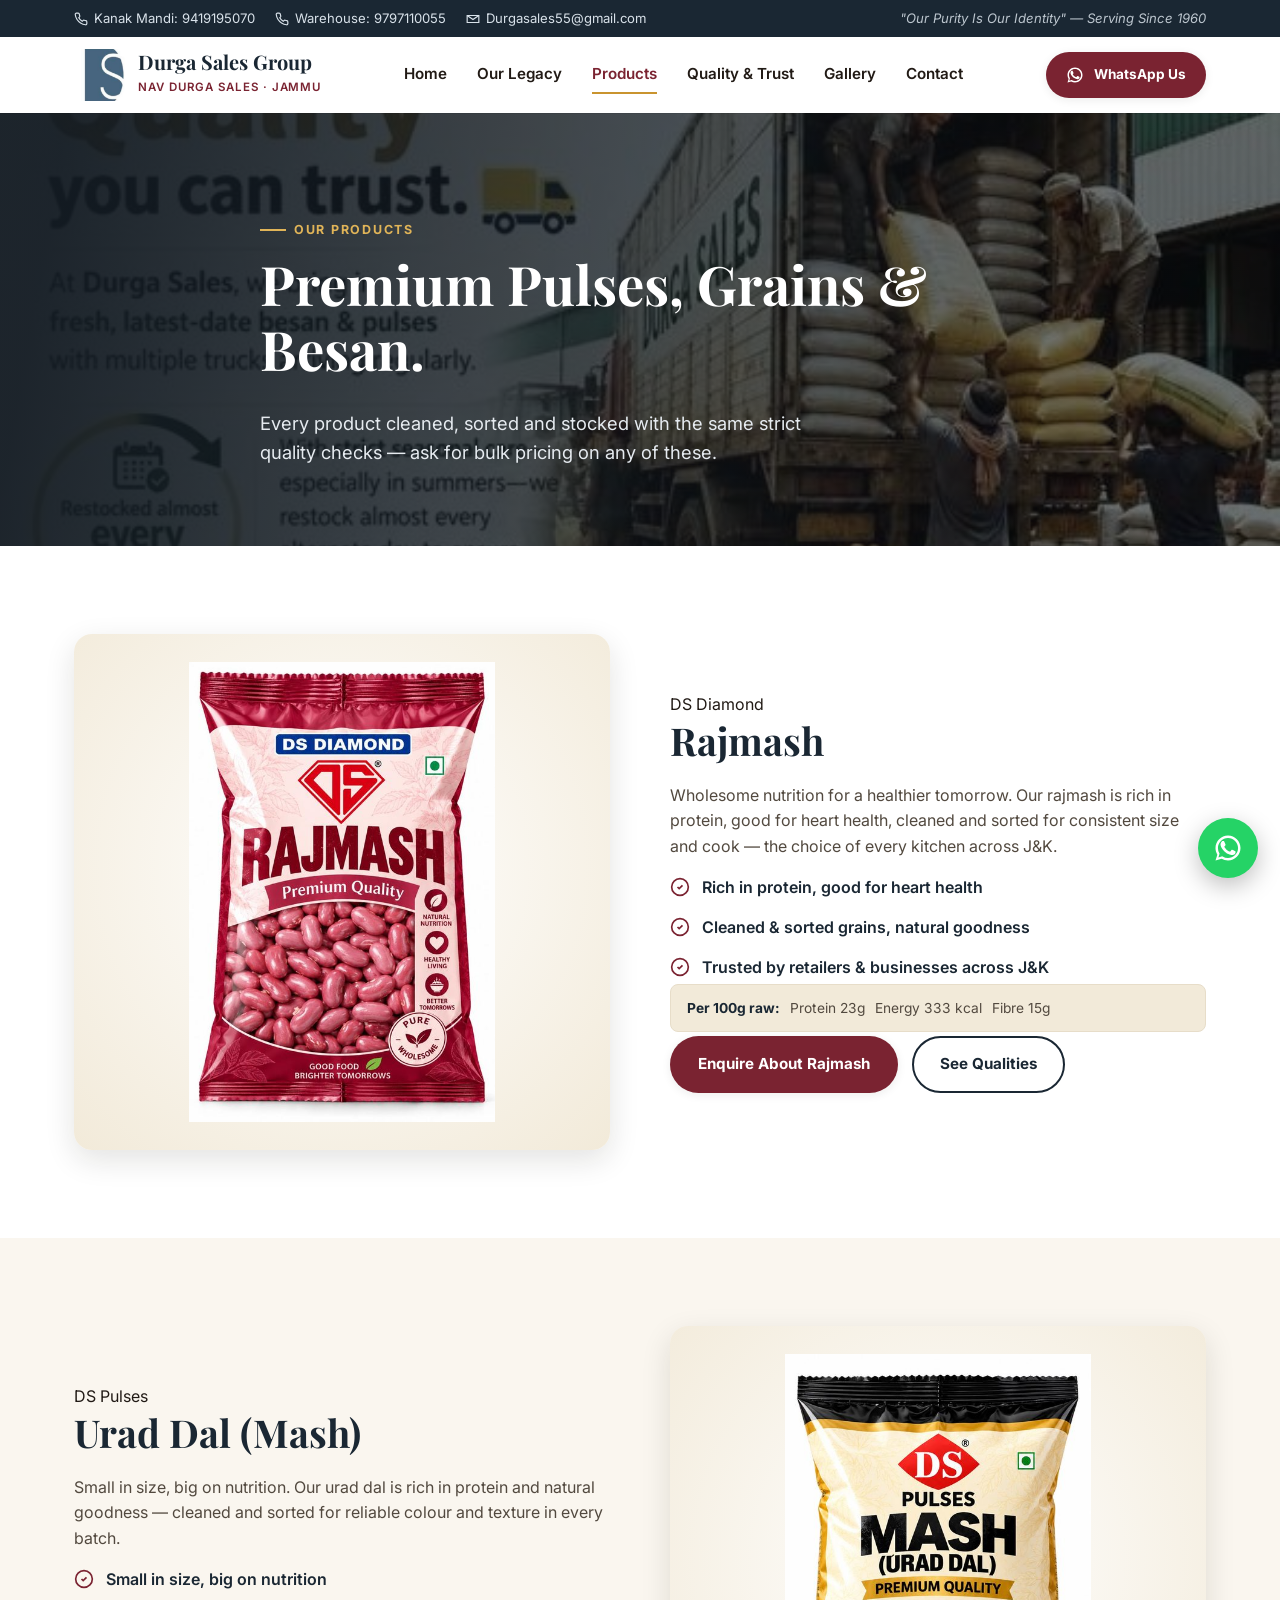
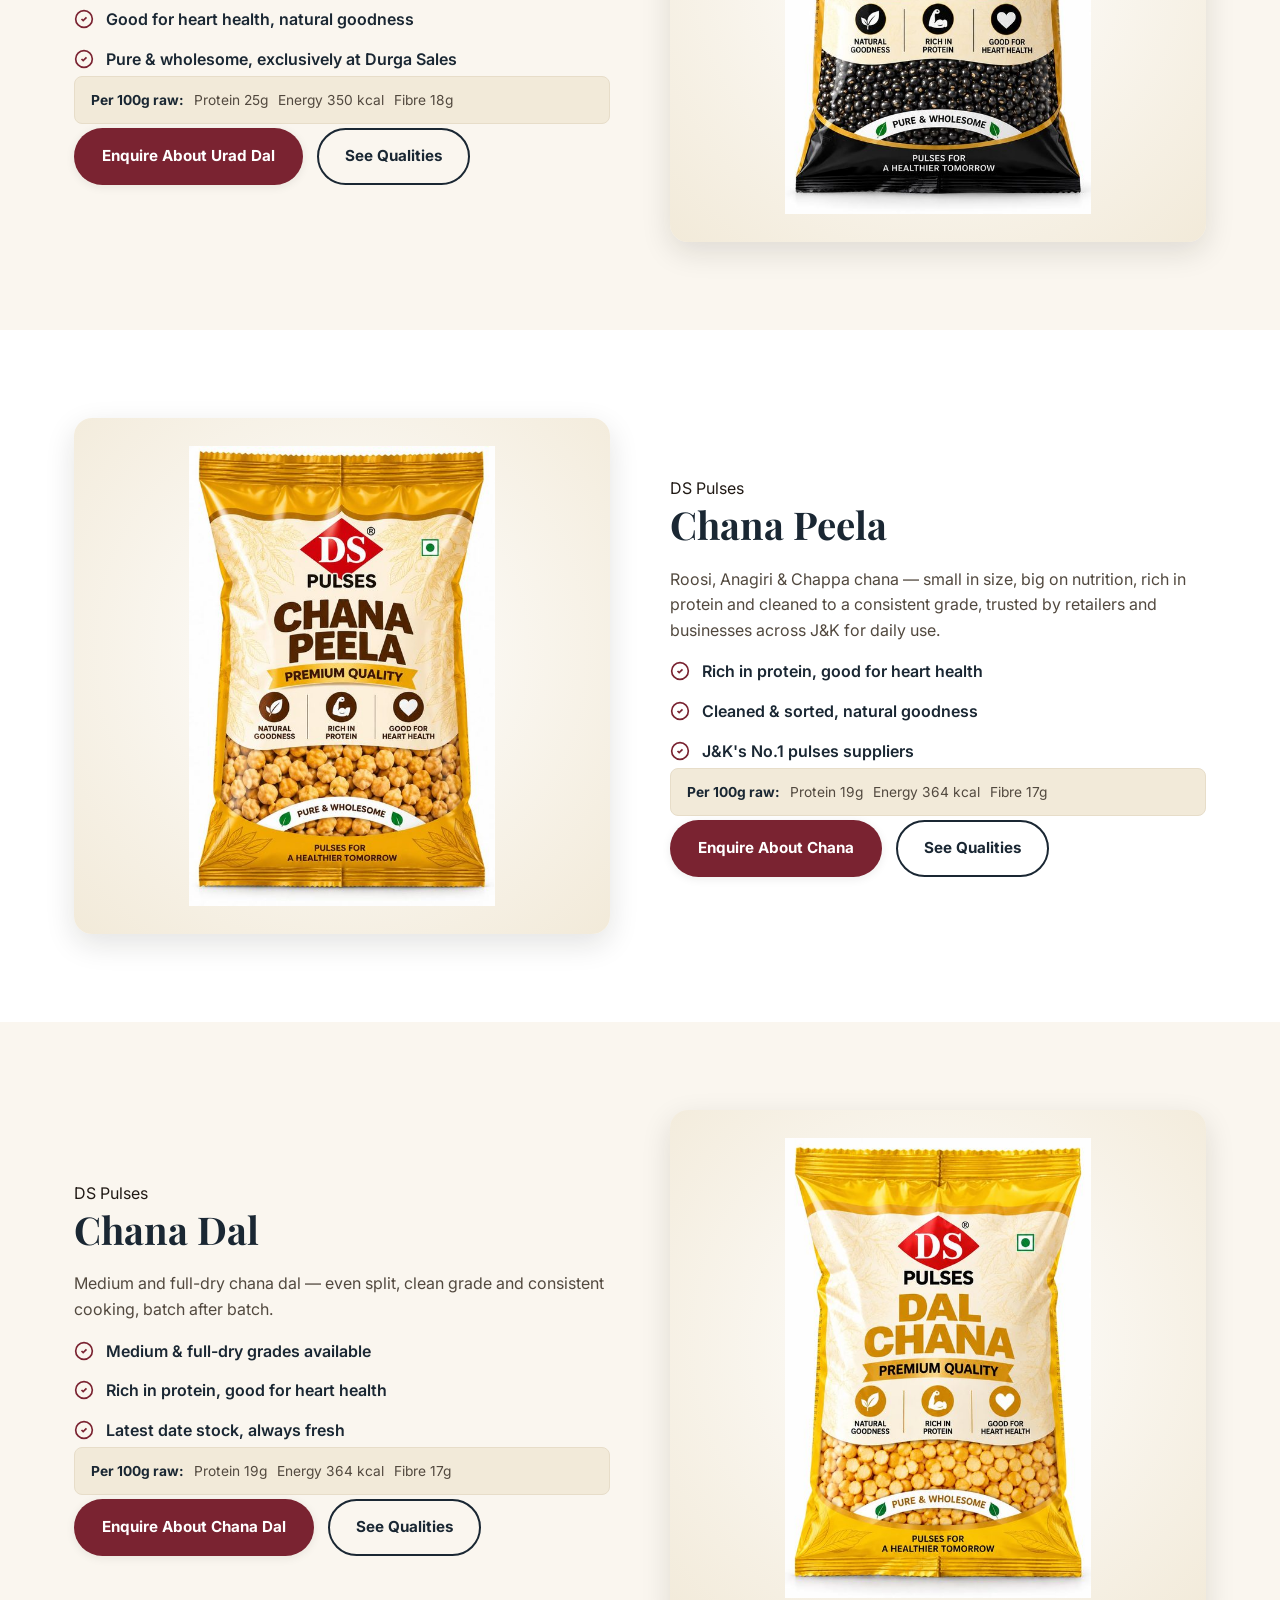
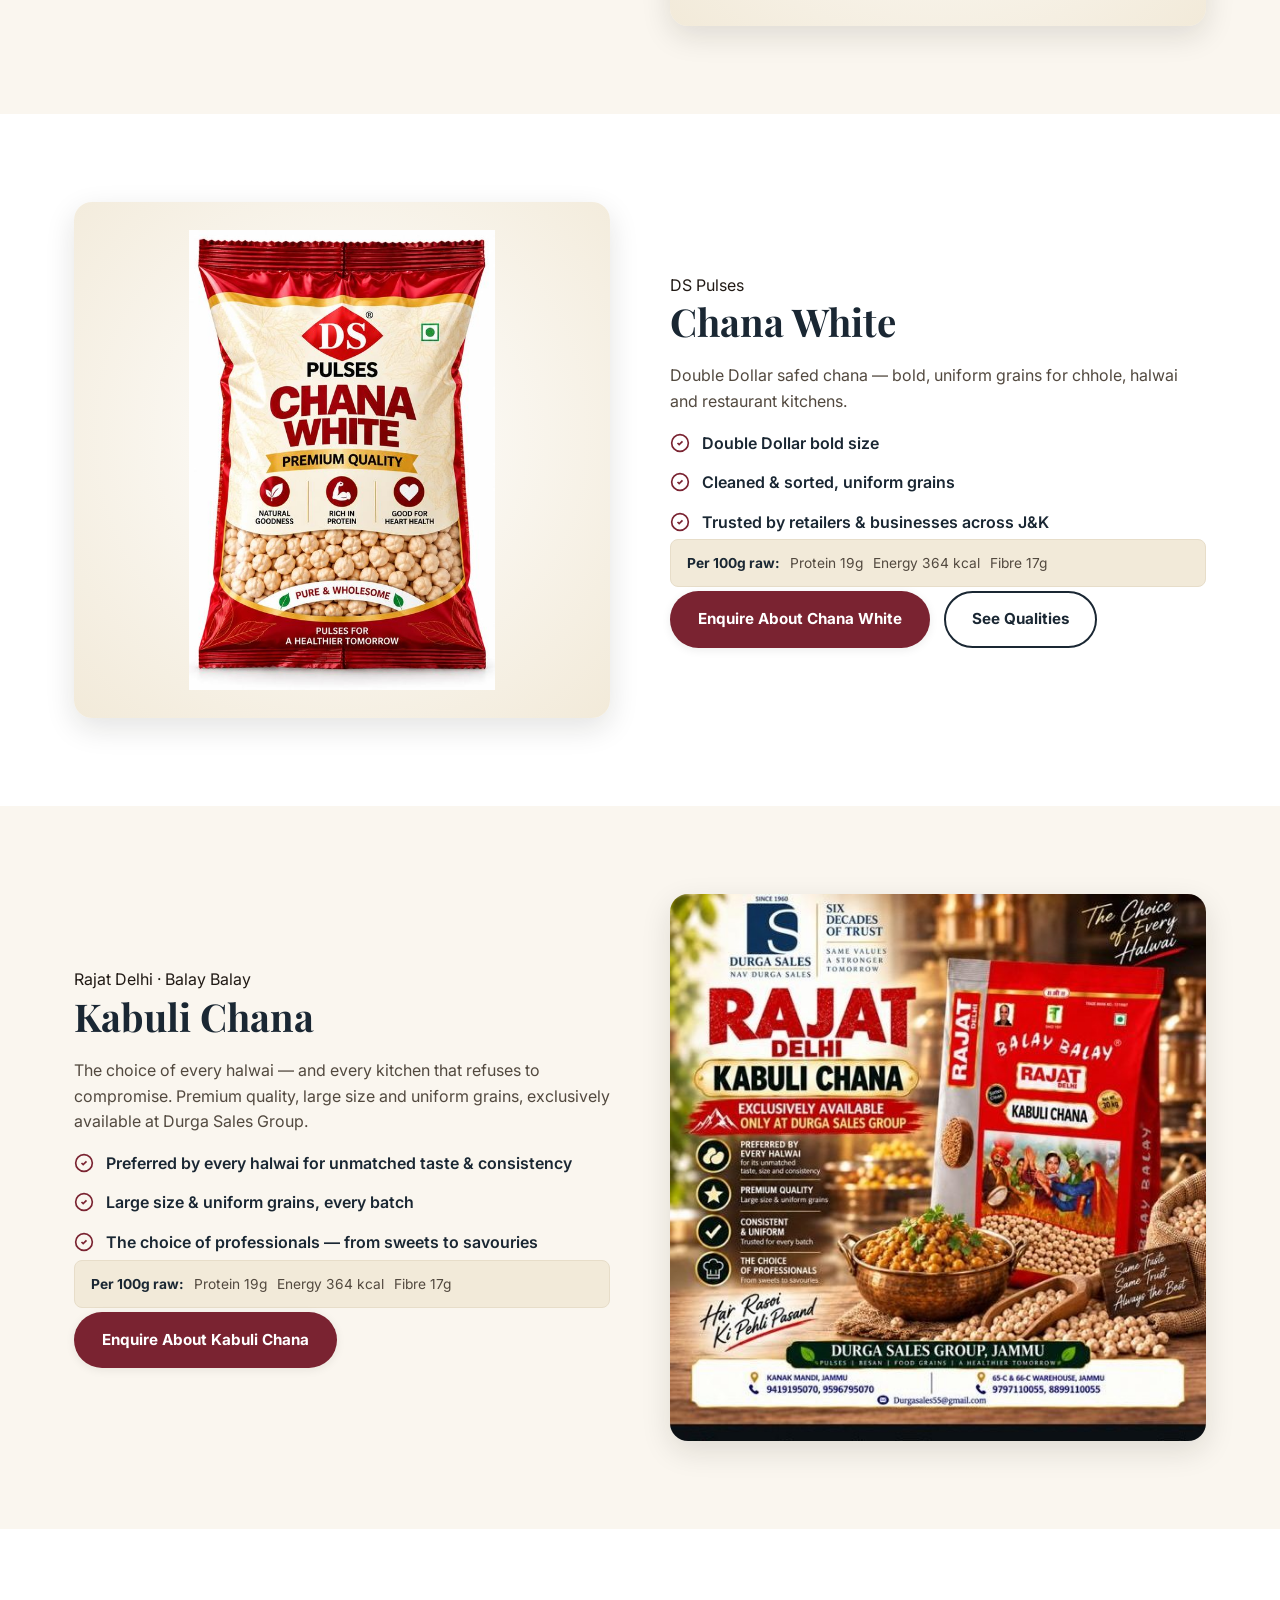
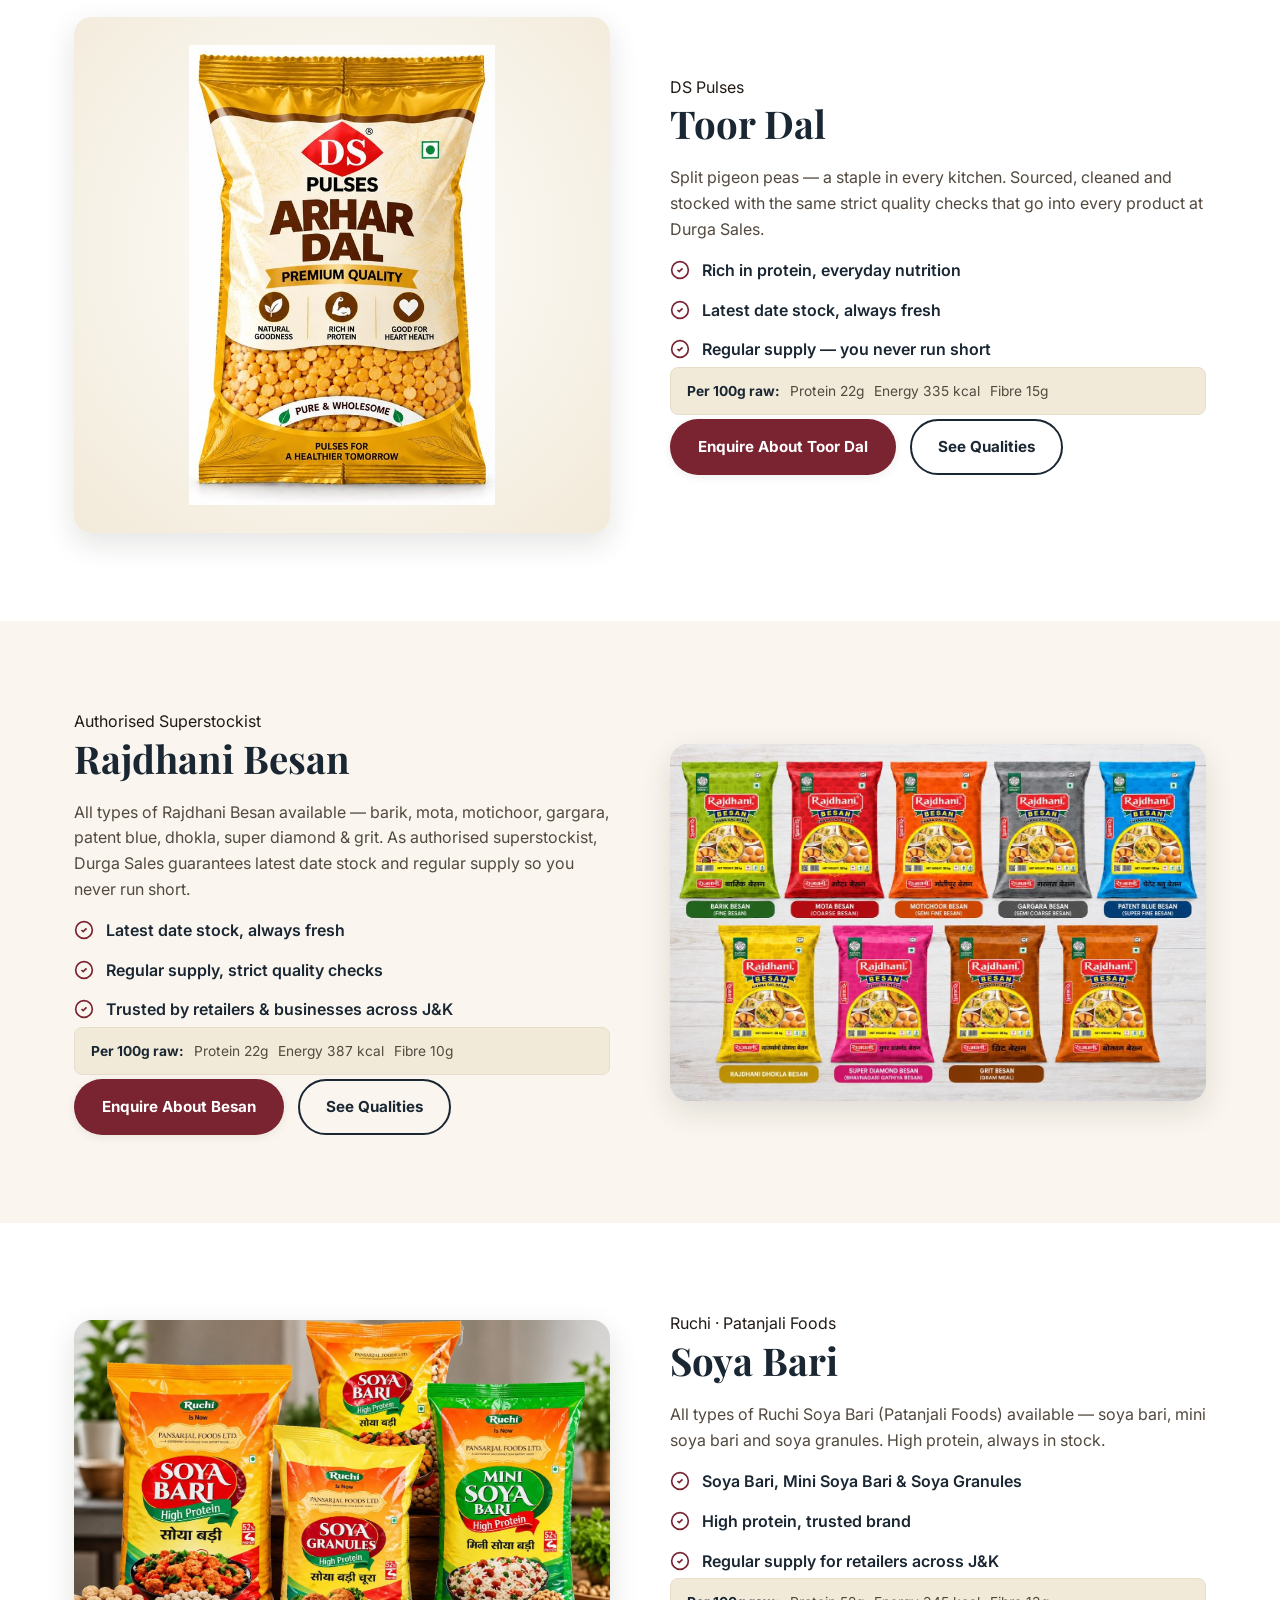
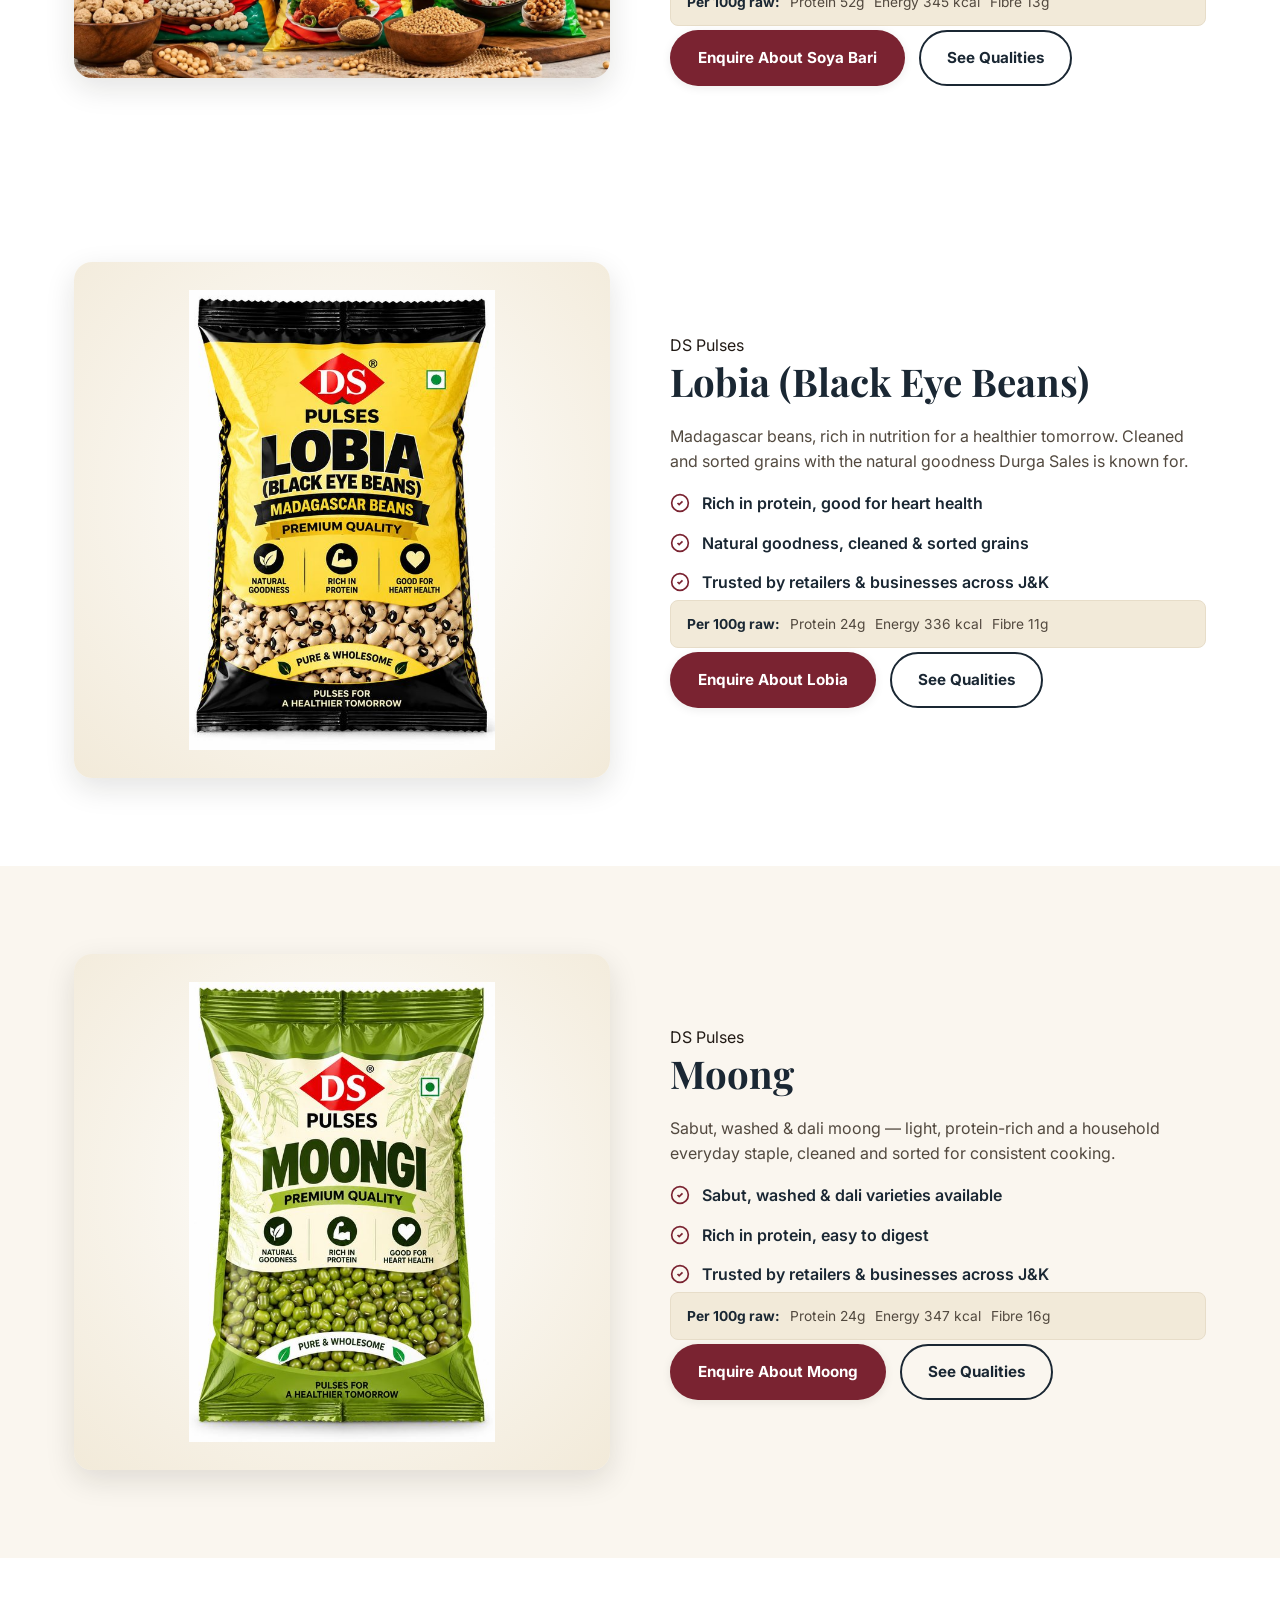
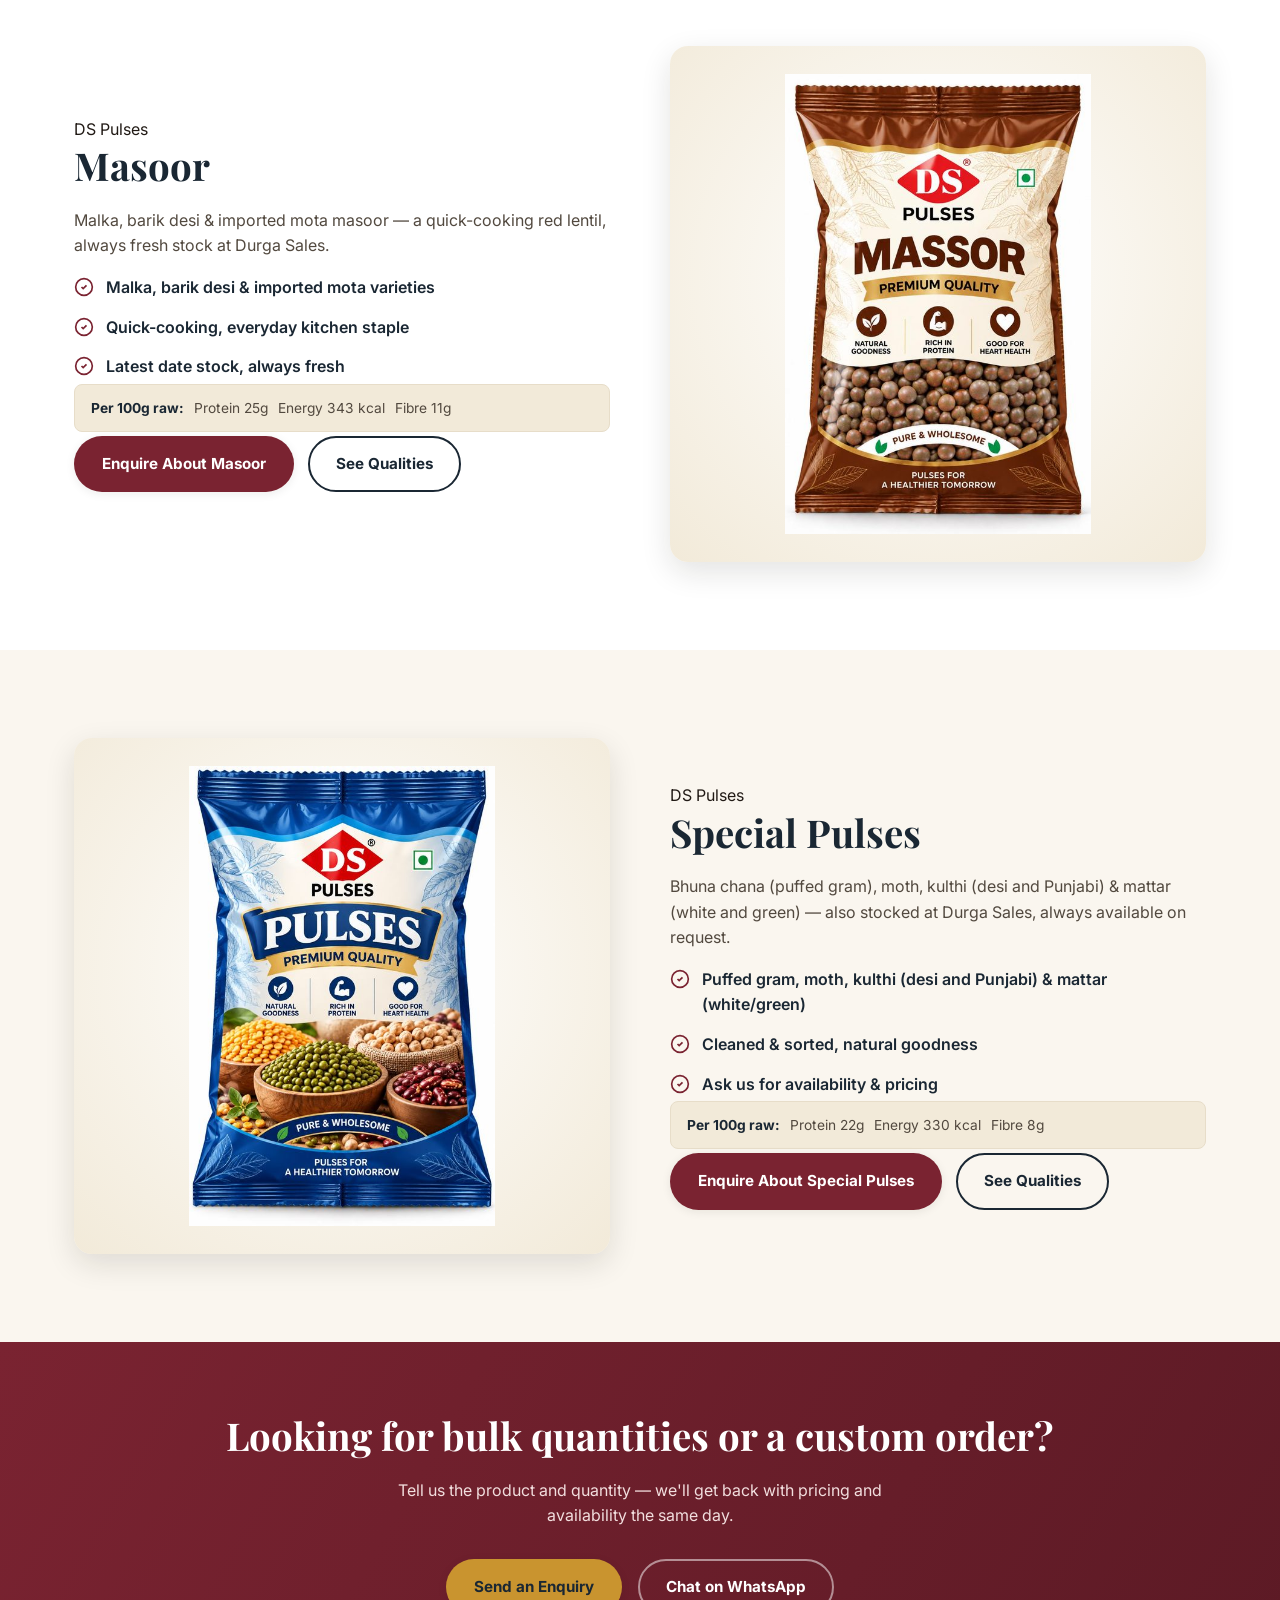
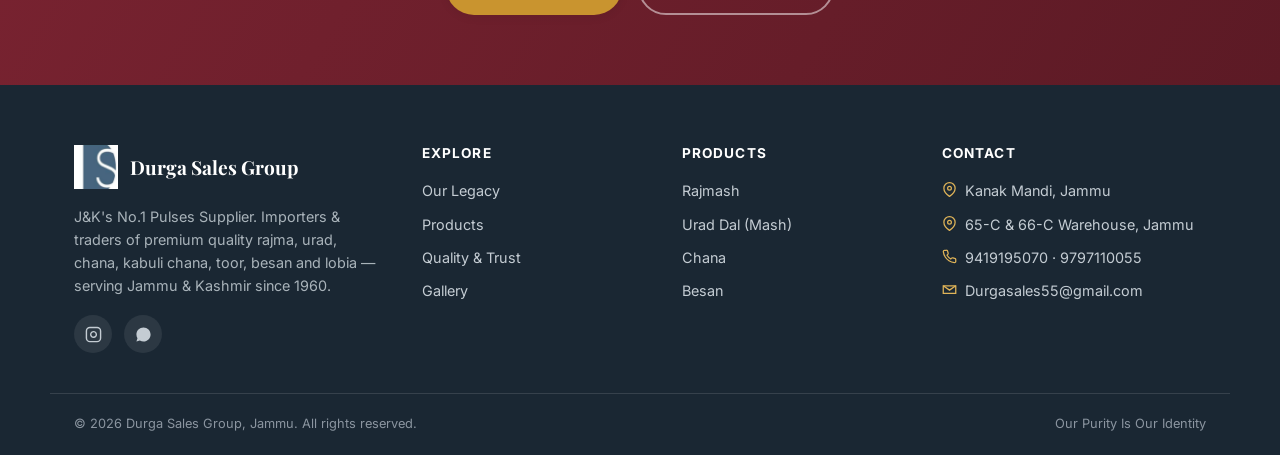
<file: products.html>
<!doctype html>
<html lang="en">
<head>
<meta charset="utf-8">
<meta name="viewport" content="width=device-width, initial-scale=1">
<title>Products | Rajma, Urad Dal, Chana, Kabuli Chana, Toor, Besan &amp; Lobia — Durga Sales</title>
<meta name="description" content="Premium quality rajma, urad dal (mash), chana, kabuli chana, toor dal, besan and lobia — wholesale pulses supplied by Durga Sales Group, Jammu.">
<meta name="theme-color" content="#26394a">
<link rel="icon" type="image/png" sizes="32x32" href="assets/img/favicon-32.png">
<link rel="apple-touch-icon" href="assets/img/favicon-180.png">
<link rel="preconnect" href="https://fonts.googleapis.com">
<link rel="preconnect" href="https://fonts.gstatic.com" crossorigin>
<link href="https://fonts.googleapis.com/css2?family=Playfair+Display:wght@600;700;800&family=Inter:wght@400;500;600;700&display=swap" rel="stylesheet">
<link rel="stylesheet" href="assets/css/style.css?v=4">
</head>
<body>

<div class="topbar">
  <div class="container">
    <div class="topbar-links">
      <a href="tel:+919419195070"><svg viewBox="0 0 24 24" fill="none" stroke="currentColor" stroke-width="2"><path d="M22 16.92v3a2 2 0 0 1-2.18 2 19.79 19.79 0 0 1-8.63-3.07 19.5 19.5 0 0 1-6-6 19.79 19.79 0 0 1-3.07-8.67A2 2 0 0 1 4.11 2h3a2 2 0 0 1 2 1.72c.127.96.361 1.903.7 2.81a2 2 0 0 1-.45 2.11L8.09 9.91a16 16 0 0 0 6 6l1.27-1.27a2 2 0 0 1 2.11-.45c.907.339 1.85.573 2.81.7A2 2 0 0 1 22 16.92z"/></svg> Kanak Mandi: 9419195070</a>
      <a href="tel:+919797110055"><svg viewBox="0 0 24 24" fill="none" stroke="currentColor" stroke-width="2"><path d="M22 16.92v3a2 2 0 0 1-2.18 2 19.79 19.79 0 0 1-8.63-3.07 19.5 19.5 0 0 1-6-6 19.79 19.79 0 0 1-3.07-8.67A2 2 0 0 1 4.11 2h3a2 2 0 0 1 2 1.72c.127.96.361 1.903.7 2.81a2 2 0 0 1-.45 2.11L8.09 9.91a16 16 0 0 0 6 6l1.27-1.27a2 2 0 0 1 2.11-.45c.907.339 1.85.573 2.81.7A2 2 0 0 1 22 16.92z"/></svg> Warehouse: 9797110055</a>
      <a href="mailto:Durgasales55@gmail.com"><svg viewBox="0 0 24 24" fill="none" stroke="currentColor" stroke-width="2"><path d="M22 6 12 13 2 6"/><path d="M2 6h20v12H2z"/></svg> Durgasales55@gmail.com</a>
    </div>
    <div class="tagline">"Our Purity Is Our Identity" — Serving Since 1960</div>
  </div>
</div>

<header class="site-header">
  <div class="container nav-wrap">
    <a href="index.html" class="brand">
      <img src="assets/img/favicon-180.png" alt="Durga Sales logo mark">
      <span class="brand-text">
        <span class="name">Durga Sales Group</span>
        <span class="sub">Nav Durga Sales · Jammu</span>
      </span>
    </a>
    <nav class="main-nav">
      <a href="index.html">Home</a>
      <a href="about.html">Our Legacy</a>
      <a href="products.html" class="active">Products</a>
      <a href="quality.html">Quality &amp; Trust</a>
      <a href="gallery.html">Gallery</a>
      <a href="contact.html">Contact</a>
    </nav>
    <div class="nav-cta">
      <a class="btn btn-primary btn-sm" href="https://wa.me/919797110055" target="_blank" rel="noopener">
        <svg viewBox="0 0 24 24" fill="currentColor"><path d="M17.472 14.382c-.297-.149-1.758-.867-2.03-.967-.273-.099-.471-.148-.67.15-.197.297-.767.966-.94 1.164-.173.199-.347.223-.644.075-.297-.15-1.255-.463-2.39-1.475-.883-.788-1.48-1.761-1.653-2.059-.173-.297-.018-.458.13-.606.134-.133.298-.347.446-.52.149-.174.198-.298.298-.497.099-.198.05-.371-.025-.52-.075-.149-.669-1.612-.916-2.207-.242-.579-.487-.5-.669-.51-.173-.008-.371-.01-.57-.01-.198 0-.52.074-.792.372-.272.297-1.04 1.016-1.04 2.479 0 1.462 1.065 2.875 1.213 3.074.149.198 2.096 3.2 5.077 4.487.709.306 1.263.489 1.694.625.712.227 1.36.195 1.872.118.571-.085 1.758-.719 2.006-1.413.248-.694.248-1.288.173-1.413-.074-.124-.272-.198-.57-.347z"/><path d="M12.001 2C6.478 2 2 6.477 2 12c0 1.933.542 3.755 1.481 5.304L2 22l4.834-1.465A9.945 9.945 0 0 0 12.001 22C17.524 22 22 17.523 22 12S17.524 2 12.001 2zm0 18.05a8.03 8.03 0 0 1-4.312-1.253l-.31-.184-3.041.922.94-3.083-.202-.318A8.03 8.03 0 0 1 3.95 12c0-4.44 3.611-8.05 8.051-8.05 4.44 0 8.05 3.61 8.05 8.05 0 4.44-3.61 8.05-8.05 8.05z"/></svg>
        <span class="long">WhatsApp Us</span>
      </a>
      <button class="nav-toggle" aria-label="Toggle navigation"><span></span><span></span><span></span></button>
    </div>
  </div>
</header>

<section class="hero page-hero">
  <img class="bg-img" src="assets/img/story-warehouse.jpg" alt="Fresh pulses stock at the Durga Sales warehouse">
  <div class="container hero-inner">
    <div class="eyebrow">Our Products</div>
    <h1>Premium Pulses, Grains &amp; Besan.</h1>
    <p class="lead">Every product cleaned, sorted and stocked with the same strict quality checks — ask for bulk pricing on any of these.</p>
  </div>
</section>

<section class="section white" id="rajma">
  <div class="container">
    <div class="split">
      <div class="split-media"><div class="media-gallery packet" data-gallery="rajma" tabindex="0" role="button" aria-label="See Rajmash qualities"><img src="assets/img/varieties/rajmash-cover.jpg" alt="DS Diamond premium quality Rajmash pack"><span class="gallery-hint"><svg viewBox="0 0 24 24" fill="none" stroke="currentColor" stroke-width="2"><rect x="3" y="3" width="7" height="7"/><rect x="14" y="3" width="7" height="7"/><rect x="14" y="14" width="7" height="7"/><rect x="3" y="14" width="7" height="7"/></svg> Tap to see all qualities</span></div></div>
      <div class="split-text">
        <span class="card-body tag" style="padding:0;">DS Diamond</span>
        <h2>Rajmash</h2>
        <p>Wholesome nutrition for a healthier tomorrow. Our rajmash is rich in protein, good for heart health, cleaned and sorted for consistent size and cook — the choice of every kitchen across J&amp;K.</p>
        <ul class="check-list">
          <li><svg viewBox="0 0 24 24" fill="none" stroke="currentColor" stroke-width="2"><path d="M9 12l2 2 4-4"/><circle cx="12" cy="12" r="10"/></svg> Rich in protein, good for heart health</li>
          <li><svg viewBox="0 0 24 24" fill="none" stroke="currentColor" stroke-width="2"><path d="M9 12l2 2 4-4"/><circle cx="12" cy="12" r="10"/></svg> Cleaned &amp; sorted grains, natural goodness</li>
          <li><svg viewBox="0 0 24 24" fill="none" stroke="currentColor" stroke-width="2"><path d="M9 12l2 2 4-4"/><circle cx="12" cy="12" r="10"/></svg> Trusted by retailers &amp; businesses across J&amp;K</li>
        </ul>
        <div class="nutri-line-lg"><b>Per 100g raw:</b> <span>Protein 23g</span><span>Energy 333 kcal</span><span>Fibre 15g</span></div>
        <div class="detail-actions">
          <a class="btn btn-primary" href="contact.html?product=Rajmash">Enquire About Rajmash</a>
          <a class="btn btn-outline" href="#" data-gallery="rajma" tabindex="0" role="button">See Qualities</a>
        </div>
      </div>
    </div>
  </div>
</section>

<section class="section cream" id="urad">
  <div class="container">
    <div class="split reverse">
      <div class="split-media"><div class="media-gallery packet" data-gallery="urad" tabindex="0" role="button" aria-label="See Urad Dal qualities"><img src="assets/img/varieties/mash-cover.jpg" alt="DS Pulses premium quality Mash (Urad Dal) pack"><span class="gallery-hint"><svg viewBox="0 0 24 24" fill="none" stroke="currentColor" stroke-width="2"><rect x="3" y="3" width="7" height="7"/><rect x="14" y="3" width="7" height="7"/><rect x="14" y="14" width="7" height="7"/><rect x="3" y="14" width="7" height="7"/></svg> Tap to see all qualities</span></div></div>
      <div class="split-text">
        <span class="card-body tag" style="padding:0;">DS Pulses</span>
        <h2>Urad Dal (Mash)</h2>
        <p>Small in size, big on nutrition. Our urad dal is rich in protein and natural goodness — cleaned and sorted for reliable colour and texture in every batch.</p>
        <ul class="check-list">
          <li><svg viewBox="0 0 24 24" fill="none" stroke="currentColor" stroke-width="2"><path d="M9 12l2 2 4-4"/><circle cx="12" cy="12" r="10"/></svg> Small in size, big on nutrition</li>
          <li><svg viewBox="0 0 24 24" fill="none" stroke="currentColor" stroke-width="2"><path d="M9 12l2 2 4-4"/><circle cx="12" cy="12" r="10"/></svg> Good for heart health, natural goodness</li>
          <li><svg viewBox="0 0 24 24" fill="none" stroke="currentColor" stroke-width="2"><path d="M9 12l2 2 4-4"/><circle cx="12" cy="12" r="10"/></svg> Pure &amp; wholesome, exclusively at Durga Sales</li>
        </ul>
        <div class="nutri-line-lg"><b>Per 100g raw:</b> <span>Protein 25g</span><span>Energy 350 kcal</span><span>Fibre 18g</span></div>
        <div class="detail-actions">
          <a class="btn btn-primary" href="contact.html?product=Urad%20Dal%20(Mash)">Enquire About Urad Dal</a>
          <a class="btn btn-outline" href="#" data-gallery="urad" tabindex="0" role="button">See Qualities</a>
        </div>
      </div>
    </div>
  </div>
</section>

<section class="section white" id="chana">
  <div class="container">
    <div class="split">
      <div class="split-media"><div class="media-gallery packet" data-gallery="chana" tabindex="0" role="button" aria-label="See Chana Peela qualities"><img src="assets/img/varieties/chana-black-cover.jpg" alt="DS Pulses premium quality Chana Peela pack"><span class="gallery-hint"><svg viewBox="0 0 24 24" fill="none" stroke="currentColor" stroke-width="2"><rect x="3" y="3" width="7" height="7"/><rect x="14" y="3" width="7" height="7"/><rect x="14" y="14" width="7" height="7"/><rect x="3" y="14" width="7" height="7"/></svg> Tap to see all qualities</span></div></div>
      <div class="split-text">
        <span class="card-body tag" style="padding:0;">DS Pulses</span>
        <h2>Chana Peela</h2>
        <p>Roosi, Anagiri &amp; Chappa chana — small in size, big on nutrition, rich in protein and cleaned to a consistent grade, trusted by retailers and businesses across J&amp;K for daily use.</p>
        <ul class="check-list">
          <li><svg viewBox="0 0 24 24" fill="none" stroke="currentColor" stroke-width="2"><path d="M9 12l2 2 4-4"/><circle cx="12" cy="12" r="10"/></svg> Rich in protein, good for heart health</li>
          <li><svg viewBox="0 0 24 24" fill="none" stroke="currentColor" stroke-width="2"><path d="M9 12l2 2 4-4"/><circle cx="12" cy="12" r="10"/></svg> Cleaned &amp; sorted, natural goodness</li>
          <li><svg viewBox="0 0 24 24" fill="none" stroke="currentColor" stroke-width="2"><path d="M9 12l2 2 4-4"/><circle cx="12" cy="12" r="10"/></svg> J&amp;K's No.1 pulses suppliers</li>
        </ul>
        <div class="nutri-line-lg"><b>Per 100g raw:</b> <span>Protein 19g</span><span>Energy 364 kcal</span><span>Fibre 17g</span></div>
        <div class="detail-actions">
          <a class="btn btn-primary" href="contact.html?product=Chana">Enquire About Chana</a>
          <a class="btn btn-outline" href="#" data-gallery="chana" tabindex="0" role="button">See Qualities</a>
        </div>
      </div>
    </div>
  </div>
</section>

<section class="section cream" id="chanadal">
  <div class="container">
    <div class="split reverse">
      <div class="split-media"><div class="media-gallery packet" data-gallery="chanadal" tabindex="0" role="button" aria-label="See Chana Dal qualities"><img src="assets/img/varieties/chana-dal-cover.jpg" alt="DS Pulses premium quality Dal Chana pack"><span class="gallery-hint"><svg viewBox="0 0 24 24" fill="none" stroke="currentColor" stroke-width="2"><rect x="3" y="3" width="7" height="7"/><rect x="14" y="3" width="7" height="7"/><rect x="14" y="14" width="7" height="7"/><rect x="3" y="14" width="7" height="7"/></svg> Tap to see all qualities</span></div></div>
      <div class="split-text">
        <span class="card-body tag" style="padding:0;">DS Pulses</span>
        <h2>Chana Dal</h2>
        <p>Medium and full-dry chana dal — even split, clean grade and consistent cooking, batch after batch.</p>
        <ul class="check-list">
          <li><svg viewBox="0 0 24 24" fill="none" stroke="currentColor" stroke-width="2"><path d="M9 12l2 2 4-4"/><circle cx="12" cy="12" r="10"/></svg> Medium &amp; full-dry grades available</li>
          <li><svg viewBox="0 0 24 24" fill="none" stroke="currentColor" stroke-width="2"><path d="M9 12l2 2 4-4"/><circle cx="12" cy="12" r="10"/></svg> Rich in protein, good for heart health</li>
          <li><svg viewBox="0 0 24 24" fill="none" stroke="currentColor" stroke-width="2"><path d="M9 12l2 2 4-4"/><circle cx="12" cy="12" r="10"/></svg> Latest date stock, always fresh</li>
        </ul>
        <div class="nutri-line-lg"><b>Per 100g raw:</b> <span>Protein 19g</span><span>Energy 364 kcal</span><span>Fibre 17g</span></div>
        <div class="detail-actions">
          <a class="btn btn-primary" href="contact.html?product=Chana%20Dal">Enquire About Chana Dal</a>
          <a class="btn btn-outline" href="#" data-gallery="chanadal" tabindex="0" role="button">See Qualities</a>
        </div>
      </div>
    </div>
  </div>
</section>

<section class="section white" id="chanawhite">
  <div class="container">
    <div class="split">
      <div class="split-media"><div class="media-gallery packet" data-gallery="chanawhite" tabindex="0" role="button" aria-label="See Chana White qualities"><img src="assets/img/varieties/chana-white-cover.jpg" alt="DS Pulses premium quality Chana White pack"><span class="gallery-hint"><svg viewBox="0 0 24 24" fill="none" stroke="currentColor" stroke-width="2"><rect x="3" y="3" width="7" height="7"/><rect x="14" y="3" width="7" height="7"/><rect x="14" y="14" width="7" height="7"/><rect x="3" y="14" width="7" height="7"/></svg> Tap to see all qualities</span></div></div>
      <div class="split-text">
        <span class="card-body tag" style="padding:0;">DS Pulses</span>
        <h2>Chana White</h2>
        <p>Double Dollar safed chana — bold, uniform grains for chhole, halwai and restaurant kitchens.</p>
        <ul class="check-list">
          <li><svg viewBox="0 0 24 24" fill="none" stroke="currentColor" stroke-width="2"><path d="M9 12l2 2 4-4"/><circle cx="12" cy="12" r="10"/></svg> Double Dollar bold size</li>
          <li><svg viewBox="0 0 24 24" fill="none" stroke="currentColor" stroke-width="2"><path d="M9 12l2 2 4-4"/><circle cx="12" cy="12" r="10"/></svg> Cleaned &amp; sorted, uniform grains</li>
          <li><svg viewBox="0 0 24 24" fill="none" stroke="currentColor" stroke-width="2"><path d="M9 12l2 2 4-4"/><circle cx="12" cy="12" r="10"/></svg> Trusted by retailers &amp; businesses across J&amp;K</li>
        </ul>
        <div class="nutri-line-lg"><b>Per 100g raw:</b> <span>Protein 19g</span><span>Energy 364 kcal</span><span>Fibre 17g</span></div>
        <div class="detail-actions">
          <a class="btn btn-primary" href="contact.html?product=Chana%20White">Enquire About Chana White</a>
          <a class="btn btn-outline" href="#" data-gallery="chanawhite" tabindex="0" role="button">See Qualities</a>
        </div>
      </div>
    </div>
  </div>
</section>

<section class="section cream" id="kabuli">
  <div class="container">
    <div class="split reverse">
      <div class="split-media"><img src="assets/img/product-kabuli.jpg" alt="Rajat Delhi Balay Balay premium quality Kabuli Chana"></div>
      <div class="split-text">
        <span class="card-body tag" style="padding:0;">Rajat Delhi · Balay Balay</span>
        <h2>Kabuli Chana</h2>
        <p>The choice of every halwai — and every kitchen that refuses to compromise. Premium quality, large size and uniform grains, exclusively available at Durga Sales Group.</p>
        <ul class="check-list">
          <li><svg viewBox="0 0 24 24" fill="none" stroke="currentColor" stroke-width="2"><path d="M9 12l2 2 4-4"/><circle cx="12" cy="12" r="10"/></svg> Preferred by every halwai for unmatched taste &amp; consistency</li>
          <li><svg viewBox="0 0 24 24" fill="none" stroke="currentColor" stroke-width="2"><path d="M9 12l2 2 4-4"/><circle cx="12" cy="12" r="10"/></svg> Large size &amp; uniform grains, every batch</li>
          <li><svg viewBox="0 0 24 24" fill="none" stroke="currentColor" stroke-width="2"><path d="M9 12l2 2 4-4"/><circle cx="12" cy="12" r="10"/></svg> The choice of professionals — from sweets to savouries</li>
        </ul>
        <div class="nutri-line-lg"><b>Per 100g raw:</b> <span>Protein 19g</span><span>Energy 364 kcal</span><span>Fibre 17g</span></div>
        <a class="btn btn-primary" href="contact.html?product=Kabuli%20Chana">Enquire About Kabuli Chana</a>
      </div>
    </div>
  </div>
</section>

<section class="section white" id="toor">
  <div class="container">
    <div class="split">
      <div class="split-media"><div class="media-gallery packet" data-gallery="toor" tabindex="0" role="button" aria-label="See Toor Dal qualities"><img src="assets/img/varieties/arhar-cover.jpg" alt="DS Pulses premium quality Toor Dal / Arhar"><span class="gallery-hint"><svg viewBox="0 0 24 24" fill="none" stroke="currentColor" stroke-width="2"><rect x="3" y="3" width="7" height="7"/><rect x="14" y="3" width="7" height="7"/><rect x="14" y="14" width="7" height="7"/><rect x="3" y="14" width="7" height="7"/></svg> Tap to see all qualities</span></div></div>
      <div class="split-text">
        <span class="card-body tag" style="padding:0;">DS Pulses</span>
        <h2>Toor Dal</h2>
        <p>Split pigeon peas — a staple in every kitchen. Sourced, cleaned and stocked with the same strict quality checks that go into every product at Durga Sales.</p>
        <ul class="check-list">
          <li><svg viewBox="0 0 24 24" fill="none" stroke="currentColor" stroke-width="2"><path d="M9 12l2 2 4-4"/><circle cx="12" cy="12" r="10"/></svg> Rich in protein, everyday nutrition</li>
          <li><svg viewBox="0 0 24 24" fill="none" stroke="currentColor" stroke-width="2"><path d="M9 12l2 2 4-4"/><circle cx="12" cy="12" r="10"/></svg> Latest date stock, always fresh</li>
          <li><svg viewBox="0 0 24 24" fill="none" stroke="currentColor" stroke-width="2"><path d="M9 12l2 2 4-4"/><circle cx="12" cy="12" r="10"/></svg> Regular supply — you never run short</li>
        </ul>
        <div class="nutri-line-lg"><b>Per 100g raw:</b> <span>Protein 22g</span><span>Energy 335 kcal</span><span>Fibre 15g</span></div>
        <div class="detail-actions">
          <a class="btn btn-primary" href="contact.html?product=Toor%20Dal">Enquire About Toor Dal</a>
          <a class="btn btn-outline" href="#" data-gallery="toor" tabindex="0" role="button">See Qualities</a>
        </div>
      </div>
    </div>
  </div>
</section>

<section class="section cream" id="besan">
  <div class="container">
    <div class="split reverse">
      <div class="split-media"><div class="media-gallery" data-gallery="besan" tabindex="0" role="button" aria-label="See all Rajdhani Besan types"><img src="assets/img/varieties/besan-rajdhani-all.jpg" alt="All types of Rajdhani Besan available"><span class="gallery-hint"><svg viewBox="0 0 24 24" fill="none" stroke="currentColor" stroke-width="2"><rect x="3" y="3" width="7" height="7"/><rect x="14" y="3" width="7" height="7"/><rect x="14" y="14" width="7" height="7"/><rect x="3" y="14" width="7" height="7"/></svg> Tap to see all types</span></div></div>
      <div class="split-text">
        <span class="card-body tag" style="padding:0;">Authorised Superstockist</span>
        <h2>Rajdhani Besan</h2>
        <p>All types of Rajdhani Besan available — barik, mota, motichoor, gargara, patent blue, dhokla, super diamond &amp; grit. As authorised superstockist, Durga Sales guarantees latest date stock and regular supply so you never run short.</p>
        <ul class="check-list">
          <li><svg viewBox="0 0 24 24" fill="none" stroke="currentColor" stroke-width="2"><path d="M9 12l2 2 4-4"/><circle cx="12" cy="12" r="10"/></svg> Latest date stock, always fresh</li>
          <li><svg viewBox="0 0 24 24" fill="none" stroke="currentColor" stroke-width="2"><path d="M9 12l2 2 4-4"/><circle cx="12" cy="12" r="10"/></svg> Regular supply, strict quality checks</li>
          <li><svg viewBox="0 0 24 24" fill="none" stroke="currentColor" stroke-width="2"><path d="M9 12l2 2 4-4"/><circle cx="12" cy="12" r="10"/></svg> Trusted by retailers &amp; businesses across J&amp;K</li>
        </ul>
        <div class="nutri-line-lg"><b>Per 100g raw:</b> <span>Protein 22g</span><span>Energy 387 kcal</span><span>Fibre 10g</span></div>
        <div class="detail-actions">
          <a class="btn btn-primary" href="contact.html?product=Rajdhani%20Besan">Enquire About Besan</a>
          <a class="btn btn-outline" href="#" data-gallery="besan" tabindex="0" role="button">See Qualities</a>
        </div>
      </div>
    </div>
  </div>
</section>

<section class="section white" id="soya">
  <div class="container">
    <div class="split">
      <div class="split-media"><div class="media-gallery" data-gallery="soya" tabindex="0" role="button" aria-label="See all Ruchi Soya Bari types"><img src="assets/img/varieties/soya-bari-ruchi.jpg" alt="Ruchi Soya Bari by Patanjali Foods — all types"><span class="gallery-hint"><svg viewBox="0 0 24 24" fill="none" stroke="currentColor" stroke-width="2"><rect x="3" y="3" width="7" height="7"/><rect x="14" y="3" width="7" height="7"/><rect x="14" y="14" width="7" height="7"/><rect x="3" y="14" width="7" height="7"/></svg> Tap to see all types</span></div></div>
      <div class="split-text">
        <span class="card-body tag" style="padding:0;">Ruchi · Patanjali Foods</span>
        <h2>Soya Bari</h2>
        <p>All types of Ruchi Soya Bari (Patanjali Foods) available — soya bari, mini soya bari and soya granules. High protein, always in stock.</p>
        <ul class="check-list">
          <li><svg viewBox="0 0 24 24" fill="none" stroke="currentColor" stroke-width="2"><path d="M9 12l2 2 4-4"/><circle cx="12" cy="12" r="10"/></svg> Soya Bari, Mini Soya Bari &amp; Soya Granules</li>
          <li><svg viewBox="0 0 24 24" fill="none" stroke="currentColor" stroke-width="2"><path d="M9 12l2 2 4-4"/><circle cx="12" cy="12" r="10"/></svg> High protein, trusted brand</li>
          <li><svg viewBox="0 0 24 24" fill="none" stroke="currentColor" stroke-width="2"><path d="M9 12l2 2 4-4"/><circle cx="12" cy="12" r="10"/></svg> Regular supply for retailers across J&amp;K</li>
        </ul>
        <div class="nutri-line-lg"><b>Per 100g raw:</b> <span>Protein 52g</span><span>Energy 345 kcal</span><span>Fibre 13g</span></div>
        <div class="detail-actions">
          <a class="btn btn-primary" href="contact.html?product=Soya%20Bari">Enquire About Soya Bari</a>
          <a class="btn btn-outline" href="#" data-gallery="soya" tabindex="0" role="button">See Qualities</a>
        </div>
      </div>
    </div>
  </div>
</section>

<section class="section white" id="lobia">
  <div class="container">
    <div class="split">
      <div class="split-media"><div class="media-gallery packet" data-gallery="lobia" tabindex="0" role="button" aria-label="See Lobia qualities"><img src="assets/img/varieties/lobia-cover.jpg" alt="DS Pulses premium quality Lobia (Black Eye Beans) pack"><span class="gallery-hint"><svg viewBox="0 0 24 24" fill="none" stroke="currentColor" stroke-width="2"><rect x="3" y="3" width="7" height="7"/><rect x="14" y="3" width="7" height="7"/><rect x="14" y="14" width="7" height="7"/><rect x="3" y="14" width="7" height="7"/></svg> Tap to see all qualities</span></div></div>
      <div class="split-text">
        <span class="card-body tag" style="padding:0;">DS Pulses</span>
        <h2>Lobia (Black Eye Beans)</h2>
        <p>Madagascar beans, rich in nutrition for a healthier tomorrow. Cleaned and sorted grains with the natural goodness Durga Sales is known for.</p>
        <ul class="check-list">
          <li><svg viewBox="0 0 24 24" fill="none" stroke="currentColor" stroke-width="2"><path d="M9 12l2 2 4-4"/><circle cx="12" cy="12" r="10"/></svg> Rich in protein, good for heart health</li>
          <li><svg viewBox="0 0 24 24" fill="none" stroke="currentColor" stroke-width="2"><path d="M9 12l2 2 4-4"/><circle cx="12" cy="12" r="10"/></svg> Natural goodness, cleaned &amp; sorted grains</li>
          <li><svg viewBox="0 0 24 24" fill="none" stroke="currentColor" stroke-width="2"><path d="M9 12l2 2 4-4"/><circle cx="12" cy="12" r="10"/></svg> Trusted by retailers &amp; businesses across J&amp;K</li>
        </ul>
        <div class="nutri-line-lg"><b>Per 100g raw:</b> <span>Protein 24g</span><span>Energy 336 kcal</span><span>Fibre 11g</span></div>
        <div class="detail-actions">
          <a class="btn btn-primary" href="contact.html?product=Lobia">Enquire About Lobia</a>
          <a class="btn btn-outline" href="#" data-gallery="lobia" tabindex="0" role="button">See Qualities</a>
        </div>
      </div>
    </div>
  </div>
</section>

<section class="section cream" id="moong">
  <div class="container">
    <div class="split">
      <div class="split-media"><div class="media-gallery packet" data-gallery="moong" tabindex="0" role="button" aria-label="See Moong qualities"><img src="assets/img/varieties/moong-cover.jpg" alt="DS Pulses premium quality Moong Dal"><span class="gallery-hint"><svg viewBox="0 0 24 24" fill="none" stroke="currentColor" stroke-width="2"><rect x="3" y="3" width="7" height="7"/><rect x="14" y="3" width="7" height="7"/><rect x="14" y="14" width="7" height="7"/><rect x="3" y="14" width="7" height="7"/></svg> Tap to see all qualities</span></div></div>
      <div class="split-text">
        <span class="card-body tag" style="padding:0;">DS Pulses</span>
        <h2>Moong</h2>
        <p>Sabut, washed &amp; dali moong — light, protein-rich and a household everyday staple, cleaned and sorted for consistent cooking.</p>
        <ul class="check-list">
          <li><svg viewBox="0 0 24 24" fill="none" stroke="currentColor" stroke-width="2"><path d="M9 12l2 2 4-4"/><circle cx="12" cy="12" r="10"/></svg> Sabut, washed &amp; dali varieties available</li>
          <li><svg viewBox="0 0 24 24" fill="none" stroke="currentColor" stroke-width="2"><path d="M9 12l2 2 4-4"/><circle cx="12" cy="12" r="10"/></svg> Rich in protein, easy to digest</li>
          <li><svg viewBox="0 0 24 24" fill="none" stroke="currentColor" stroke-width="2"><path d="M9 12l2 2 4-4"/><circle cx="12" cy="12" r="10"/></svg> Trusted by retailers &amp; businesses across J&amp;K</li>
        </ul>
        <div class="nutri-line-lg"><b>Per 100g raw:</b> <span>Protein 24g</span><span>Energy 347 kcal</span><span>Fibre 16g</span></div>
        <div class="detail-actions">
          <a class="btn btn-primary" href="contact.html?product=Moong">Enquire About Moong</a>
          <a class="btn btn-outline" href="#" data-gallery="moong" tabindex="0" role="button">See Qualities</a>
        </div>
      </div>
    </div>
  </div>
</section>

<section class="section white" id="masoor">
  <div class="container">
    <div class="split reverse">
      <div class="split-media"><div class="media-gallery packet" data-gallery="masoor" tabindex="0" role="button" aria-label="See Masoor qualities"><img src="assets/img/varieties/masoor-cover.jpg" alt="DS Pulses premium quality Masoor Dal"><span class="gallery-hint"><svg viewBox="0 0 24 24" fill="none" stroke="currentColor" stroke-width="2"><rect x="3" y="3" width="7" height="7"/><rect x="14" y="3" width="7" height="7"/><rect x="14" y="14" width="7" height="7"/><rect x="3" y="14" width="7" height="7"/></svg> Tap to see all qualities</span></div></div>
      <div class="split-text">
        <span class="card-body tag" style="padding:0;">DS Pulses</span>
        <h2>Masoor</h2>
        <p>Malka, barik desi &amp; imported mota masoor — a quick-cooking red lentil, always fresh stock at Durga Sales.</p>
        <ul class="check-list">
          <li><svg viewBox="0 0 24 24" fill="none" stroke="currentColor" stroke-width="2"><path d="M9 12l2 2 4-4"/><circle cx="12" cy="12" r="10"/></svg> Malka, barik desi &amp; imported mota varieties</li>
          <li><svg viewBox="0 0 24 24" fill="none" stroke="currentColor" stroke-width="2"><path d="M9 12l2 2 4-4"/><circle cx="12" cy="12" r="10"/></svg> Quick-cooking, everyday kitchen staple</li>
          <li><svg viewBox="0 0 24 24" fill="none" stroke="currentColor" stroke-width="2"><path d="M9 12l2 2 4-4"/><circle cx="12" cy="12" r="10"/></svg> Latest date stock, always fresh</li>
        </ul>
        <div class="nutri-line-lg"><b>Per 100g raw:</b> <span>Protein 25g</span><span>Energy 343 kcal</span><span>Fibre 11g</span></div>
        <div class="detail-actions">
          <a class="btn btn-primary" href="contact.html?product=Masoor">Enquire About Masoor</a>
          <a class="btn btn-outline" href="#" data-gallery="masoor" tabindex="0" role="button">See Qualities</a>
        </div>
      </div>
    </div>
  </div>
</section>

<section class="section cream" id="special">
  <div class="container">
    <div class="split">
      <div class="split-media"><div class="media-gallery packet" data-gallery="special" tabindex="0" role="button" aria-label="See Special Pulses qualities"><img src="assets/img/varieties/special-pulses-cover.jpg" alt="Special pulses — puffed gram, moth, kulthi"><span class="gallery-hint"><svg viewBox="0 0 24 24" fill="none" stroke="currentColor" stroke-width="2"><rect x="3" y="3" width="7" height="7"/><rect x="14" y="3" width="7" height="7"/><rect x="14" y="14" width="7" height="7"/><rect x="3" y="14" width="7" height="7"/></svg> Tap to see all qualities</span></div></div>
      <div class="split-text">
        <span class="card-body tag" style="padding:0;">DS Pulses</span>
        <h2>Special Pulses</h2>
        <p>Bhuna chana (puffed gram), moth, kulthi (desi and Punjabi) &amp; mattar (white and green) — also stocked at Durga Sales, always available on request.</p>
        <ul class="check-list">
          <li><svg viewBox="0 0 24 24" fill="none" stroke="currentColor" stroke-width="2"><path d="M9 12l2 2 4-4"/><circle cx="12" cy="12" r="10"/></svg> Puffed gram, moth, kulthi (desi and Punjabi) &amp; mattar (white/green)</li>
          <li><svg viewBox="0 0 24 24" fill="none" stroke="currentColor" stroke-width="2"><path d="M9 12l2 2 4-4"/><circle cx="12" cy="12" r="10"/></svg> Cleaned &amp; sorted, natural goodness</li>
          <li><svg viewBox="0 0 24 24" fill="none" stroke="currentColor" stroke-width="2"><path d="M9 12l2 2 4-4"/><circle cx="12" cy="12" r="10"/></svg> Ask us for availability &amp; pricing</li>
        </ul>
        <div class="nutri-line-lg"><b>Per 100g raw:</b> <span>Protein 22g</span><span>Energy 330 kcal</span><span>Fibre 8g</span></div>
        <div class="detail-actions">
          <a class="btn btn-primary" href="contact.html?product=Special%20Pulses">Enquire About Special Pulses</a>
          <a class="btn btn-outline" href="#" data-gallery="special" tabindex="0" role="button">See Qualities</a>
        </div>
      </div>
    </div>
  </div>
</section>

<section class="cta-band">
  <div class="container">
    <h2>Looking for bulk quantities or a custom order?</h2>
    <p>Tell us the product and quantity — we'll get back with pricing and availability the same day.</p>
    <div class="hero-actions">
      <a class="btn btn-gold" href="contact.html">Send an Enquiry</a>
      <a class="btn btn-ghost" href="https://wa.me/919797110055" target="_blank" rel="noopener">Chat on WhatsApp</a>
    </div>
  </div>
</section>

<footer class="site-footer">
  <div class="container footer-grid">
    <div>
      <div class="footer-brand">
        <img src="assets/img/favicon-180.png" alt="Durga Sales logo">
        <span>Durga Sales Group</span>
      </div>
      <p>J&amp;K's No.1 Pulses Supplier. Importers &amp; traders of premium quality rajma, urad, chana, kabuli chana, toor, besan and lobia — serving Jammu &amp; Kashmir since 1960.</p>
      <div class="footer-social">
        <a href="https://www.instagram.com/durgasalesjammu" target="_blank" rel="noopener" aria-label="Instagram"><svg viewBox="0 0 24 24" fill="none" stroke="currentColor" stroke-width="2"><rect x="2" y="2" width="20" height="20" rx="5"/><path d="M16 11.37A4 4 0 1 1 12.63 8 4 4 0 0 1 16 11.37z"/><path d="M17.5 6.5h.01"/></svg></a>
        <a href="https://wa.me/919797110055" target="_blank" rel="noopener" aria-label="WhatsApp"><svg viewBox="0 0 24 24" fill="currentColor"><path d="M12.001 2C6.478 2 2 6.477 2 12c0 1.933.542 3.755 1.481 5.304L2 22l4.834-1.465A9.945 9.945 0 0 0 12.001 22C17.524 22 22 17.523 22 12S17.524 2 12.001 2z"/></svg></a>
      </div>
    </div>
    <div>
      <h4>Explore</h4>
      <ul>
        <li><a href="about.html">Our Legacy</a></li>
        <li><a href="products.html">Products</a></li>
        <li><a href="quality.html">Quality &amp; Trust</a></li>
        <li><a href="gallery.html">Gallery</a></li>
      </ul>
    </div>
    <div>
      <h4>Products</h4>
      <ul>
        <li><a href="products.html#rajma">Rajmash</a></li>
        <li><a href="products.html#urad">Urad Dal (Mash)</a></li>
        <li><a href="products.html#chana">Chana</a></li>
        <li><a href="products.html#besan">Besan</a></li>
      </ul>
    </div>
    <div>
      <h4>Contact</h4>
      <ul>
        <li><svg viewBox="0 0 24 24" fill="none" stroke="currentColor" stroke-width="2"><path d="M21 10c0 7-9 13-9 13s-9-6-9-13a9 9 0 0 1 18 0z"/><circle cx="12" cy="10" r="3"/></svg> Kanak Mandi, Jammu</li>
        <li><svg viewBox="0 0 24 24" fill="none" stroke="currentColor" stroke-width="2"><path d="M21 10c0 7-9 13-9 13s-9-6-9-13a9 9 0 0 1 18 0z"/><circle cx="12" cy="10" r="3"/></svg> 65-C &amp; 66-C Warehouse, Jammu</li>
        <li><svg viewBox="0 0 24 24" fill="none" stroke="currentColor" stroke-width="2"><path d="M22 16.92v3a2 2 0 0 1-2.18 2 19.79 19.79 0 0 1-8.63-3.07 19.5 19.5 0 0 1-6-6 19.79 19.79 0 0 1-3.07-8.67A2 2 0 0 1 4.11 2h3a2 2 0 0 1 2 1.72c.127.96.361 1.903.7 2.81a2 2 0 0 1-.45 2.11L8.09 9.91a16 16 0 0 0 6 6l1.27-1.27a2 2 0 0 1 2.11-.45c.907.339 1.85.573 2.81.7A2 2 0 0 1 22 16.92z"/></svg> 9419195070 · 9797110055</li>
        <li><svg viewBox="0 0 24 24" fill="none" stroke="currentColor" stroke-width="2"><path d="M22 6 12 13 2 6"/><path d="M2 6h20v12H2z"/></svg> Durgasales55@gmail.com</li>
      </ul>
    </div>
  </div>
  <div class="container footer-bottom">
    <span>&copy; <span id="year"></span> Durga Sales Group, Jammu. All rights reserved.</span>
    <span>Our Purity Is Our Identity</span>
  </div>
</footer>

<nav class="m-bar" aria-label="Quick contact">
  <a href="tel:+919419195070"><svg viewBox="0 0 24 24" fill="none" stroke="currentColor" stroke-width="2" aria-hidden="true"><path d="M22 16.9v3a2 2 0 0 1-2.2 2 19.8 19.8 0 0 1-8.6-3.1 19.5 19.5 0 0 1-6-6A19.8 19.8 0 0 1 2.1 4.2 2 2 0 0 1 4.1 2h3a2 2 0 0 1 2 1.7c.1 1 .4 1.9.7 2.8a2 2 0 0 1-.5 2.1L8.1 9.9a16 16 0 0 0 6 6l1.3-1.3a2 2 0 0 1 2.1-.4c.9.3 1.8.6 2.8.7a2 2 0 0 1 1.7 2Z"/></svg>Call</a>
  <a href="https://wa.me/919797110055?text=Hello%20Durga%20Sales%2C%20I%27d%20like%20to%20enquire%20about%20bulk%20pulses%20supply." target="_blank" rel="noopener"><svg viewBox="0 0 24 24" fill="currentColor" aria-hidden="true"><path d="M12 2a10 10 0 0 0-8.5 15.3L2 22l4.8-1.5A10 10 0 1 0 12 2Zm0 18.1a8.1 8.1 0 0 1-4.3-1.3l-.3-.2-2.9.9.9-2.8-.2-.3A8.1 8.1 0 1 1 12 20.1Zm4.5-6c-.2-.1-1.5-.7-1.7-.8-.2-.1-.4-.1-.6.1l-.8 1c-.1.2-.3.2-.5.1a6.6 6.6 0 0 1-3.3-2.9c-.2-.4.2-.4.7-1.3.1-.2 0-.3 0-.5l-.8-1.8c-.2-.5-.4-.4-.6-.4h-.5a1 1 0 0 0-.7.3 3 3 0 0 0-.9 2.2 5.2 5.2 0 0 0 1.1 2.7 11.8 11.8 0 0 0 4.5 4c1.7.7 2.3.8 3.2.6.5-.1 1.5-.6 1.7-1.2.2-.6.2-1.1.2-1.2-.1-.1-.2-.2-.5-.3Z"/></svg>WhatsApp</a>
</nav>

<a class="wa-float" href="https://wa.me/919797110055?text=Hello%20Durga%20Sales%2C%20I%27d%20like%20to%20enquire%20about%20bulk%20pulses%20supply." target="_blank" rel="noopener" aria-label="Chat on WhatsApp">
  <svg viewBox="0 0 24 24" fill="currentColor"><path d="M17.472 14.382c-.297-.149-1.758-.867-2.03-.967-.273-.099-.471-.148-.67.15-.197.297-.767.966-.94 1.164-.173.199-.347.223-.644.075-.297-.15-1.255-.463-2.39-1.475-.883-.788-1.48-1.761-1.653-2.059-.173-.297-.018-.458.13-.606.134-.133.298-.347.446-.52.149-.174.198-.298.298-.497.099-.198.05-.371-.025-.52-.075-.149-.669-1.612-.916-2.207-.242-.579-.487-.5-.669-.51-.173-.008-.371-.01-.57-.01-.198 0-.52.074-.792.372-.272.297-1.04 1.016-1.04 2.479 0 1.462 1.065 2.875 1.213 3.074.149.198 2.096 3.2 5.077 4.487.709.306 1.263.489 1.694.625.712.227 1.36.195 1.872.118.571-.085 1.758-.719 2.006-1.413.248-.694.248-1.288.173-1.413-.074-.124-.272-.198-.57-.347z"/><path d="M12.001 2C6.478 2 2 6.477 2 12c0 1.933.542 3.755 1.481 5.304L2 22l4.834-1.465A9.945 9.945 0 0 0 12.001 22C17.524 22 22 17.523 22 12S17.524 2 12.001 2zm0 18.05a8.03 8.03 0 0 1-4.312-1.253l-.31-.184-3.041.922.94-3.083-.202-.318A8.03 8.03 0 0 1 3.95 12c0-4.44 3.611-8.05 8.051-8.05 4.44 0 8.05 3.61 8.05 8.05 0 4.44-3.61 8.05-8.05 8.05z"/></svg>
</a>

<div class="variety-modal" id="variety-modal">
  <div class="vm-panel">
    <button class="close" aria-label="Close">&times;</button>
    <div class="vm-head">
      <div class="eyebrow" id="vm-eyebrow">Our Qualities</div>
      <h3 id="vm-title">Product Name</h3>
      <p id="vm-sub">Tap any quality below to ask today's rate on WhatsApp.</p>
    </div>
    <div class="vm-grid" id="vm-grid"></div>
  </div>
</div>

<script src="assets/js/main.js?v=9"></script>
<script>document.getElementById("year").textContent = new Date().getFullYear();</script>
</body>
</html>
</file>
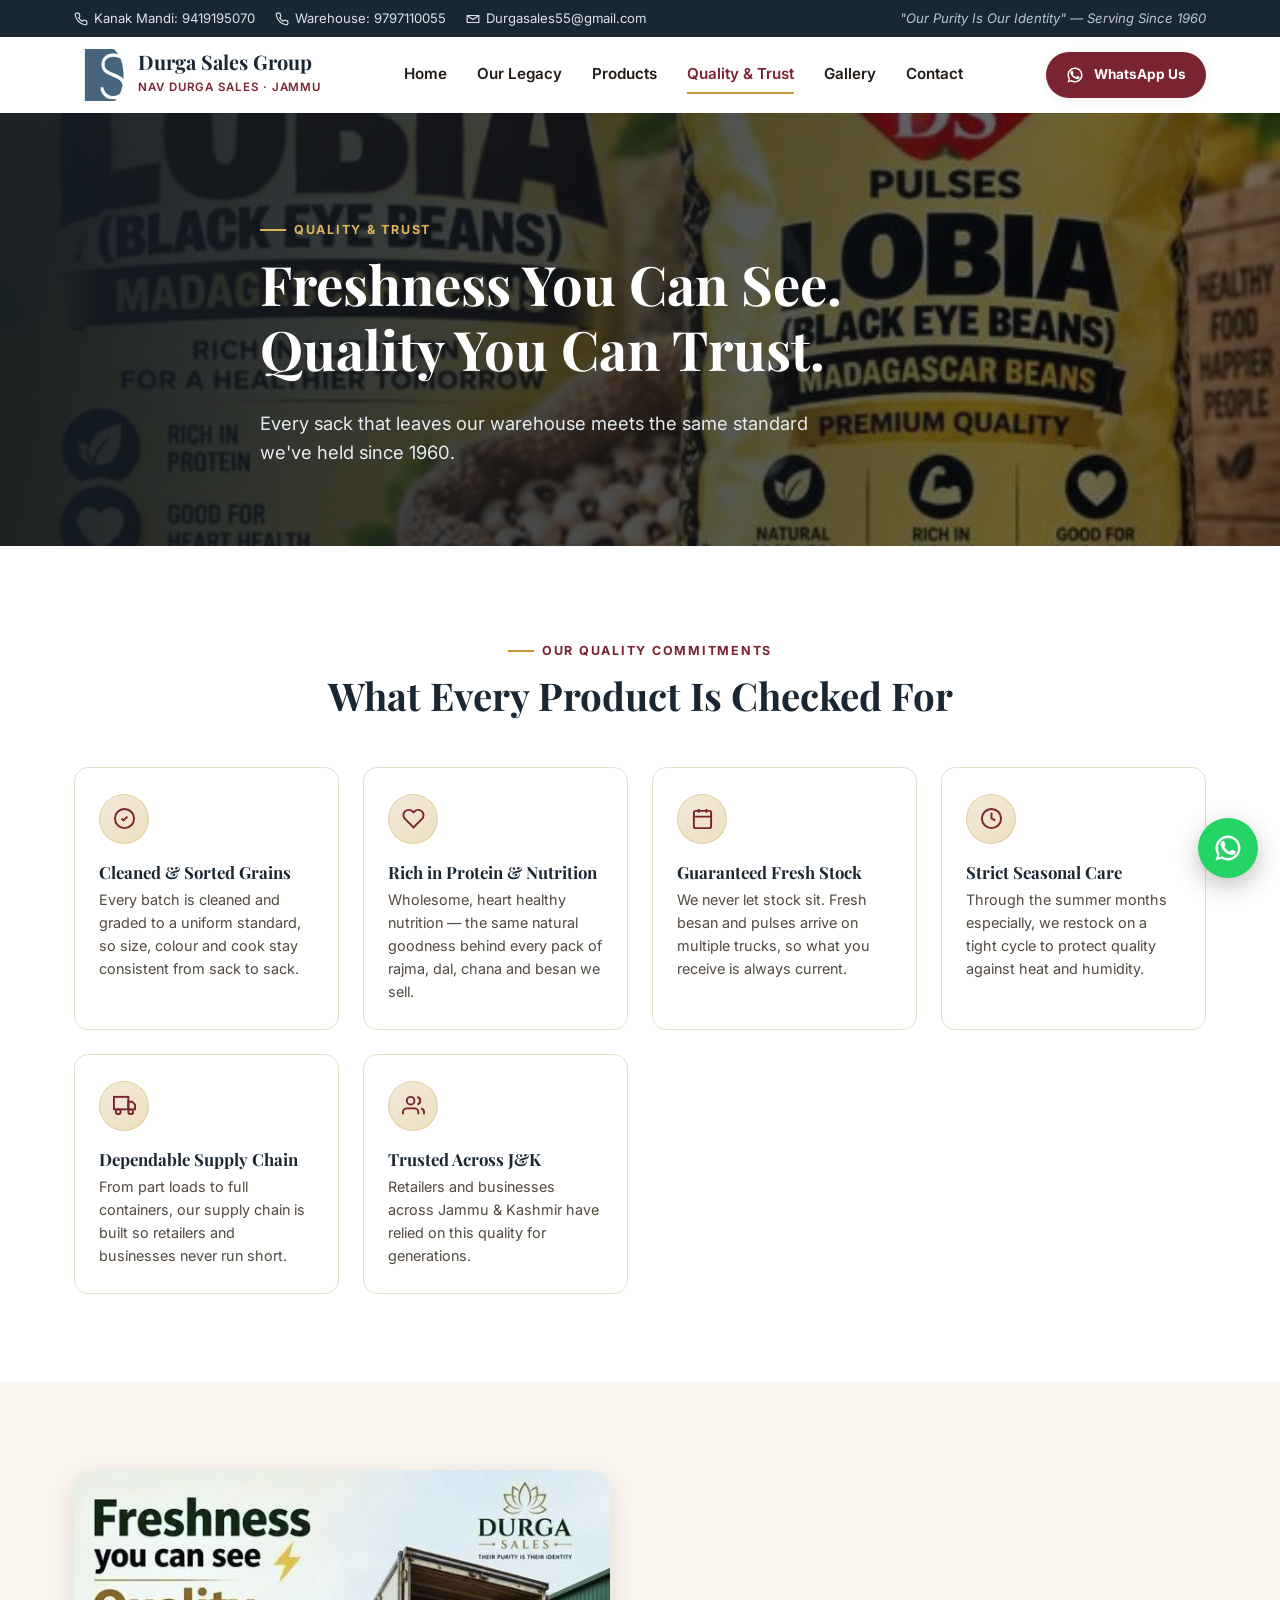
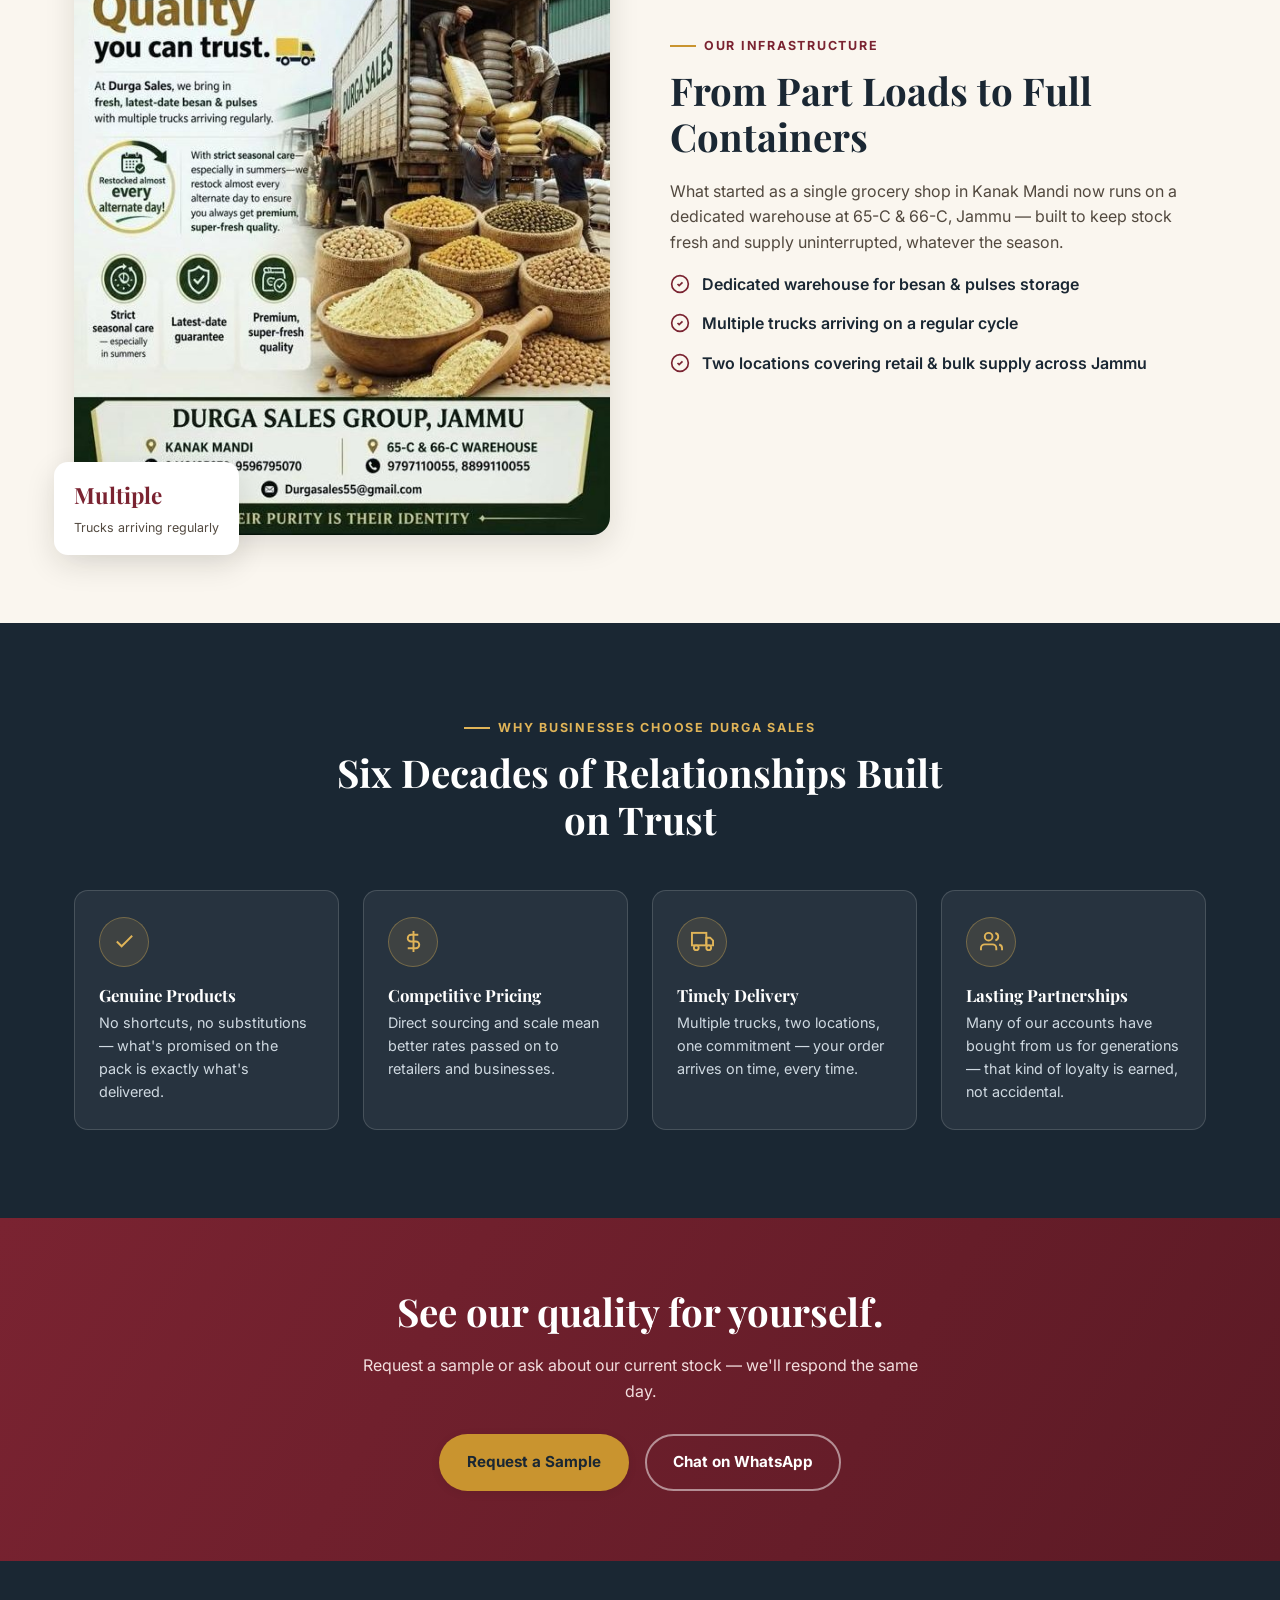
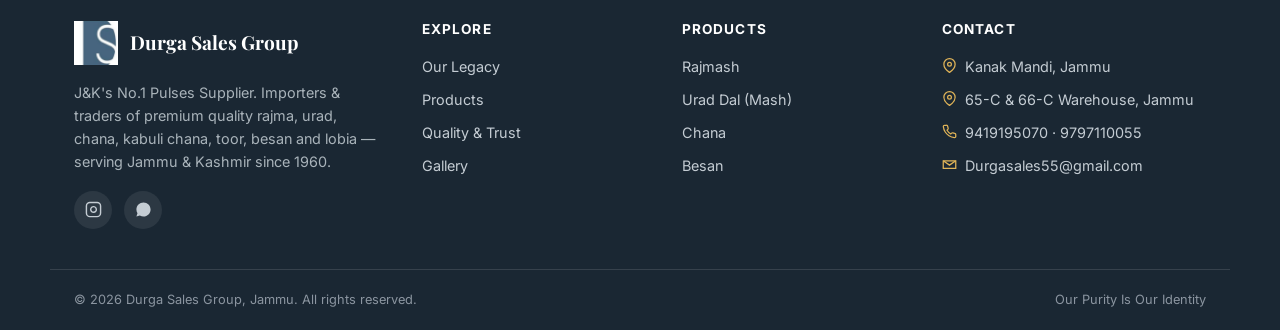
<file: quality.html>
<!doctype html>
<html lang="en">
<head>
<meta charset="utf-8">
<meta name="viewport" content="width=device-width, initial-scale=1">
<title>Quality &amp; Trust | Durga Sales Group, Jammu</title>
<meta name="description" content="Latest date stock, strict seasonal care and cleaned &amp; sorted grains — how Durga Sales Group, Jammu keeps quality consistent across every batch.">
<meta name="theme-color" content="#26394a">
<link rel="icon" type="image/png" sizes="32x32" href="assets/img/favicon-32.png">
<link rel="apple-touch-icon" href="assets/img/favicon-180.png">
<link rel="preconnect" href="https://fonts.googleapis.com">
<link rel="preconnect" href="https://fonts.gstatic.com" crossorigin>
<link href="https://fonts.googleapis.com/css2?family=Playfair+Display:wght@600;700;800&family=Inter:wght@400;500;600;700&display=swap" rel="stylesheet">
<link rel="stylesheet" href="assets/css/style.css">
</head>
<body>

<div class="topbar">
  <div class="container">
    <div class="topbar-links">
      <a href="tel:+919419195070"><svg viewBox="0 0 24 24" fill="none" stroke="currentColor" stroke-width="2"><path d="M22 16.92v3a2 2 0 0 1-2.18 2 19.79 19.79 0 0 1-8.63-3.07 19.5 19.5 0 0 1-6-6 19.79 19.79 0 0 1-3.07-8.67A2 2 0 0 1 4.11 2h3a2 2 0 0 1 2 1.72c.127.96.361 1.903.7 2.81a2 2 0 0 1-.45 2.11L8.09 9.91a16 16 0 0 0 6 6l1.27-1.27a2 2 0 0 1 2.11-.45c.907.339 1.85.573 2.81.7A2 2 0 0 1 22 16.92z"/></svg> Kanak Mandi: 9419195070</a>
      <a href="tel:+919797110055"><svg viewBox="0 0 24 24" fill="none" stroke="currentColor" stroke-width="2"><path d="M22 16.92v3a2 2 0 0 1-2.18 2 19.79 19.79 0 0 1-8.63-3.07 19.5 19.5 0 0 1-6-6 19.79 19.79 0 0 1-3.07-8.67A2 2 0 0 1 4.11 2h3a2 2 0 0 1 2 1.72c.127.96.361 1.903.7 2.81a2 2 0 0 1-.45 2.11L8.09 9.91a16 16 0 0 0 6 6l1.27-1.27a2 2 0 0 1 2.11-.45c.907.339 1.85.573 2.81.7A2 2 0 0 1 22 16.92z"/></svg> Warehouse: 9797110055</a>
      <a href="mailto:Durgasales55@gmail.com"><svg viewBox="0 0 24 24" fill="none" stroke="currentColor" stroke-width="2"><path d="M22 6 12 13 2 6"/><path d="M2 6h20v12H2z"/></svg> Durgasales55@gmail.com</a>
    </div>
    <div class="tagline">"Our Purity Is Our Identity" — Serving Since 1960</div>
  </div>
</div>

<header class="site-header">
  <div class="container nav-wrap">
    <a href="index.html" class="brand">
      <img src="assets/img/favicon-180.png" alt="Durga Sales logo mark">
      <span class="brand-text">
        <span class="name">Durga Sales Group</span>
        <span class="sub">Nav Durga Sales · Jammu</span>
      </span>
    </a>
    <nav class="main-nav">
      <a href="index.html">Home</a>
      <a href="about.html">Our Legacy</a>
      <a href="products.html">Products</a>
      <a href="quality.html" class="active">Quality &amp; Trust</a>
      <a href="gallery.html">Gallery</a>
      <a href="contact.html">Contact</a>
    </nav>
    <div class="nav-cta">
      <a class="btn btn-primary btn-sm" href="https://wa.me/919797110055" target="_blank" rel="noopener">
        <svg viewBox="0 0 24 24" fill="currentColor"><path d="M17.472 14.382c-.297-.149-1.758-.867-2.03-.967-.273-.099-.471-.148-.67.15-.197.297-.767.966-.94 1.164-.173.199-.347.223-.644.075-.297-.15-1.255-.463-2.39-1.475-.883-.788-1.48-1.761-1.653-2.059-.173-.297-.018-.458.13-.606.134-.133.298-.347.446-.52.149-.174.198-.298.298-.497.099-.198.05-.371-.025-.52-.075-.149-.669-1.612-.916-2.207-.242-.579-.487-.5-.669-.51-.173-.008-.371-.01-.57-.01-.198 0-.52.074-.792.372-.272.297-1.04 1.016-1.04 2.479 0 1.462 1.065 2.875 1.213 3.074.149.198 2.096 3.2 5.077 4.487.709.306 1.263.489 1.694.625.712.227 1.36.195 1.872.118.571-.085 1.758-.719 2.006-1.413.248-.694.248-1.288.173-1.413-.074-.124-.272-.198-.57-.347z"/><path d="M12.001 2C6.478 2 2 6.477 2 12c0 1.933.542 3.755 1.481 5.304L2 22l4.834-1.465A9.945 9.945 0 0 0 12.001 22C17.524 22 22 17.523 22 12S17.524 2 12.001 2zm0 18.05a8.03 8.03 0 0 1-4.312-1.253l-.31-.184-3.041.922.94-3.083-.202-.318A8.03 8.03 0 0 1 3.95 12c0-4.44 3.611-8.05 8.051-8.05 4.44 0 8.05 3.61 8.05 8.05 0 4.44-3.61 8.05-8.05 8.05z"/></svg>
        <span class="long">WhatsApp Us</span>
      </a>
      <button class="nav-toggle" aria-label="Toggle navigation"><span></span><span></span><span></span></button>
    </div>
  </div>
</header>

<section class="hero page-hero">
  <img class="bg-img" src="assets/img/product-lobia.jpg" alt="Cleaned and sorted pulses, Durga Sales quality standards">
  <div class="container hero-inner">
    <div class="eyebrow">Quality &amp; Trust</div>
    <h1>Freshness You Can See. Quality You Can Trust.</h1>
    <p class="lead">Every sack that leaves our warehouse meets the same standard we've held since 1960.</p>
  </div>
</section>

<section class="section white">
  <div class="container">
    <div class="section-head center">
      <div class="eyebrow">Our Quality Commitments</div>
      <h2>What Every Product Is Checked For</h2>
    </div>
    <div class="feature-grid">
      <div class="feature">
        <div class="icon"><svg viewBox="0 0 24 24" fill="none" stroke="currentColor" stroke-width="2"><path d="M9 12l2 2 4-4"/><circle cx="12" cy="12" r="10"/></svg></div>
        <h3>Cleaned &amp; Sorted Grains</h3>
        <p>Every batch is cleaned and graded to a uniform standard, so size, colour and cook stay consistent from sack to sack.</p>
      </div>
      <div class="feature">
        <div class="icon"><svg viewBox="0 0 24 24" fill="none" stroke="currentColor" stroke-width="2"><path d="M20.84 4.61a5.5 5.5 0 0 0-7.78 0L12 5.67l-1.06-1.06a5.5 5.5 0 0 0-7.78 7.78l1.06 1.06L12 21.23l7.78-7.78 1.06-1.06a5.5 5.5 0 0 0 0-7.78z"/></svg></div>
        <h3>Rich in Protein &amp; Nutrition</h3>
        <p>Wholesome, heart healthy nutrition — the same natural goodness behind every pack of rajma, dal, chana and besan we sell.</p>
      </div>
      <div class="feature">
        <div class="icon"><svg viewBox="0 0 24 24" fill="none" stroke="currentColor" stroke-width="2"><rect x="3" y="4" width="18" height="18" rx="2"/><path d="M16 2v4M8 2v4M3 10h18"/></svg></div>
        <h3>Guaranteed Fresh Stock</h3>
        <p>We never let stock sit. Fresh besan and pulses arrive on multiple trucks, so what you receive is always current.</p>
      </div>
      <div class="feature">
        <div class="icon"><svg viewBox="0 0 24 24" fill="none" stroke="currentColor" stroke-width="2"><circle cx="12" cy="12" r="10"/><path d="M12 6v6l4 2"/></svg></div>
        <h3>Strict Seasonal Care</h3>
        <p>Through the summer months especially, we restock on a tight cycle to protect quality against heat and humidity.</p>
      </div>
      <div class="feature">
        <div class="icon"><svg viewBox="0 0 24 24" fill="none" stroke="currentColor" stroke-width="2"><rect x="1" y="3" width="15" height="13"/><path d="M16 8h4l3 3v5h-7V8z"/><circle cx="5.5" cy="18.5" r="2.5"/><circle cx="18.5" cy="18.5" r="2.5"/></svg></div>
        <h3>Dependable Supply Chain</h3>
        <p>From part loads to full containers, our supply chain is built so retailers and businesses never run short.</p>
      </div>
      <div class="feature">
        <div class="icon"><svg viewBox="0 0 24 24" fill="none" stroke="currentColor" stroke-width="2"><path d="M17 21v-2a4 4 0 0 0-4-4H5a4 4 0 0 0-4 4v2"/><circle cx="9" cy="7" r="4"/><path d="M23 21v-2a4 4 0 0 0-3-3.87M16 3.13a4 4 0 0 1 0 7.75"/></svg></div>
        <h3>Trusted Across J&amp;K</h3>
        <p>Retailers and businesses across Jammu &amp; Kashmir have relied on this quality for generations.</p>
      </div>
    </div>
  </div>
</section>

<section class="section cream">
  <div class="container">
    <div class="split">
      <div class="split-media">
        <img src="assets/img/story-warehouse.jpg" alt="Trucks loading and unloading stock at the Durga Sales warehouse, 65-C & 66-C, Jammu">
        <div class="badge">
          <div>
            <strong>Multiple</strong>
            <span>Trucks arriving regularly</span>
          </div>
        </div>
      </div>
      <div class="split-text">
        <div class="eyebrow">Our Infrastructure</div>
        <h2>From Part Loads to Full Containers</h2>
        <p>What started as a single grocery shop in Kanak Mandi now runs on a dedicated warehouse at 65-C &amp; 66-C, Jammu — built to keep stock fresh and supply uninterrupted, whatever the season.</p>
        <ul class="check-list">
          <li><svg viewBox="0 0 24 24" fill="none" stroke="currentColor" stroke-width="2"><path d="M9 12l2 2 4-4"/><circle cx="12" cy="12" r="10"/></svg> Dedicated warehouse for besan &amp; pulses storage</li>
          <li><svg viewBox="0 0 24 24" fill="none" stroke="currentColor" stroke-width="2"><path d="M9 12l2 2 4-4"/><circle cx="12" cy="12" r="10"/></svg> Multiple trucks arriving on a regular cycle</li>
          <li><svg viewBox="0 0 24 24" fill="none" stroke="currentColor" stroke-width="2"><path d="M9 12l2 2 4-4"/><circle cx="12" cy="12" r="10"/></svg> Two locations covering retail &amp; bulk supply across Jammu</li>
        </ul>
      </div>
    </div>
  </div>
</section>

<section class="section navy">
  <div class="container">
    <div class="section-head center">
      <div class="eyebrow">Why Businesses Choose Durga Sales</div>
      <h2>Six Decades of Relationships Built on Trust</h2>
    </div>
    <div class="feature-grid">
      <div class="feature" style="background:rgba(255,255,255,0.06);border-color:rgba(255,255,255,0.15);">
        <div class="icon" style="background:rgba(224,180,88,0.12);border:1px solid rgba(224,180,88,0.35);"><svg viewBox="0 0 24 24" fill="none" stroke="currentColor" stroke-width="2" style="color:#e0b458"><path d="M20 6 9 17l-5-5"/></svg></div>
        <h3 style="color:#fff">Genuine Products</h3>
        <p style="color:#cfd9e1">No shortcuts, no substitutions — what's promised on the pack is exactly what's delivered.</p>
      </div>
      <div class="feature" style="background:rgba(255,255,255,0.06);border-color:rgba(255,255,255,0.15);">
        <div class="icon" style="background:rgba(224,180,88,0.12);border:1px solid rgba(224,180,88,0.35);"><svg viewBox="0 0 24 24" fill="none" stroke="currentColor" stroke-width="2" style="color:#e0b458"><path d="M12 1v22M17 5H9.5a3.5 3.5 0 0 0 0 7h5a3.5 3.5 0 0 1 0 7H6"/></svg></div>
        <h3 style="color:#fff">Competitive Pricing</h3>
        <p style="color:#cfd9e1">Direct sourcing and scale mean better rates passed on to retailers and businesses.</p>
      </div>
      <div class="feature" style="background:rgba(255,255,255,0.06);border-color:rgba(255,255,255,0.15);">
        <div class="icon" style="background:rgba(224,180,88,0.12);border:1px solid rgba(224,180,88,0.35);"><svg viewBox="0 0 24 24" fill="none" stroke="currentColor" stroke-width="2" style="color:#e0b458"><rect x="1" y="3" width="15" height="13"/><path d="M16 8h4l3 3v5h-7V8z"/><circle cx="5.5" cy="18.5" r="2.5"/><circle cx="18.5" cy="18.5" r="2.5"/></svg></div>
        <h3 style="color:#fff">Timely Delivery</h3>
        <p style="color:#cfd9e1">Multiple trucks, two locations, one commitment — your order arrives on time, every time.</p>
      </div>
      <div class="feature" style="background:rgba(255,255,255,0.06);border-color:rgba(255,255,255,0.15);">
        <div class="icon" style="background:rgba(224,180,88,0.12);border:1px solid rgba(224,180,88,0.35);"><svg viewBox="0 0 24 24" fill="none" stroke="currentColor" stroke-width="2" style="color:#e0b458"><path d="M17 21v-2a4 4 0 0 0-4-4H5a4 4 0 0 0-4 4v2"/><circle cx="9" cy="7" r="4"/><path d="M23 21v-2a4 4 0 0 0-3-3.87M16 3.13a4 4 0 0 1 0 7.75"/></svg></div>
        <h3 style="color:#fff">Lasting Partnerships</h3>
        <p style="color:#cfd9e1">Many of our accounts have bought from us for generations — that kind of loyalty is earned, not accidental.</p>
      </div>
    </div>
  </div>
</section>

<section class="cta-band">
  <div class="container">
    <h2>See our quality for yourself.</h2>
    <p>Request a sample or ask about our current stock — we'll respond the same day.</p>
    <div class="hero-actions">
      <a class="btn btn-gold" href="contact.html">Request a Sample</a>
      <a class="btn btn-ghost" href="https://wa.me/919797110055" target="_blank" rel="noopener">Chat on WhatsApp</a>
    </div>
  </div>
</section>

<footer class="site-footer">
  <div class="container footer-grid">
    <div>
      <div class="footer-brand">
        <img src="assets/img/favicon-180.png" alt="Durga Sales logo">
        <span>Durga Sales Group</span>
      </div>
      <p>J&amp;K's No.1 Pulses Supplier. Importers &amp; traders of premium quality rajma, urad, chana, kabuli chana, toor, besan and lobia — serving Jammu &amp; Kashmir since 1960.</p>
      <div class="footer-social">
        <a href="https://www.instagram.com/durgasalesjammu" target="_blank" rel="noopener" aria-label="Instagram"><svg viewBox="0 0 24 24" fill="none" stroke="currentColor" stroke-width="2"><rect x="2" y="2" width="20" height="20" rx="5"/><path d="M16 11.37A4 4 0 1 1 12.63 8 4 4 0 0 1 16 11.37z"/><path d="M17.5 6.5h.01"/></svg></a>
        <a href="https://wa.me/919797110055" target="_blank" rel="noopener" aria-label="WhatsApp"><svg viewBox="0 0 24 24" fill="currentColor"><path d="M12.001 2C6.478 2 2 6.477 2 12c0 1.933.542 3.755 1.481 5.304L2 22l4.834-1.465A9.945 9.945 0 0 0 12.001 22C17.524 22 22 17.523 22 12S17.524 2 12.001 2z"/></svg></a>
      </div>
    </div>
    <div>
      <h4>Explore</h4>
      <ul>
        <li><a href="about.html">Our Legacy</a></li>
        <li><a href="products.html">Products</a></li>
        <li><a href="quality.html">Quality &amp; Trust</a></li>
        <li><a href="gallery.html">Gallery</a></li>
      </ul>
    </div>
    <div>
      <h4>Products</h4>
      <ul>
        <li><a href="products.html#rajma">Rajmash</a></li>
        <li><a href="products.html#urad">Urad Dal (Mash)</a></li>
        <li><a href="products.html#chana">Chana</a></li>
        <li><a href="products.html#besan">Besan</a></li>
      </ul>
    </div>
    <div>
      <h4>Contact</h4>
      <ul>
        <li><svg viewBox="0 0 24 24" fill="none" stroke="currentColor" stroke-width="2"><path d="M21 10c0 7-9 13-9 13s-9-6-9-13a9 9 0 0 1 18 0z"/><circle cx="12" cy="10" r="3"/></svg> Kanak Mandi, Jammu</li>
        <li><svg viewBox="0 0 24 24" fill="none" stroke="currentColor" stroke-width="2"><path d="M21 10c0 7-9 13-9 13s-9-6-9-13a9 9 0 0 1 18 0z"/><circle cx="12" cy="10" r="3"/></svg> 65-C &amp; 66-C Warehouse, Jammu</li>
        <li><svg viewBox="0 0 24 24" fill="none" stroke="currentColor" stroke-width="2"><path d="M22 16.92v3a2 2 0 0 1-2.18 2 19.79 19.79 0 0 1-8.63-3.07 19.5 19.5 0 0 1-6-6 19.79 19.79 0 0 1-3.07-8.67A2 2 0 0 1 4.11 2h3a2 2 0 0 1 2 1.72c.127.96.361 1.903.7 2.81a2 2 0 0 1-.45 2.11L8.09 9.91a16 16 0 0 0 6 6l1.27-1.27a2 2 0 0 1 2.11-.45c.907.339 1.85.573 2.81.7A2 2 0 0 1 22 16.92z"/></svg> 9419195070 · 9797110055</li>
        <li><svg viewBox="0 0 24 24" fill="none" stroke="currentColor" stroke-width="2"><path d="M22 6 12 13 2 6"/><path d="M2 6h20v12H2z"/></svg> Durgasales55@gmail.com</li>
      </ul>
    </div>
  </div>
  <div class="container footer-bottom">
    <span>&copy; <span id="year"></span> Durga Sales Group, Jammu. All rights reserved.</span>
    <span>Our Purity Is Our Identity</span>
  </div>
</footer>

<nav class="m-bar" aria-label="Quick contact">
  <a href="tel:+919419195070"><svg viewBox="0 0 24 24" fill="none" stroke="currentColor" stroke-width="2" aria-hidden="true"><path d="M22 16.9v3a2 2 0 0 1-2.2 2 19.8 19.8 0 0 1-8.6-3.1 19.5 19.5 0 0 1-6-6A19.8 19.8 0 0 1 2.1 4.2 2 2 0 0 1 4.1 2h3a2 2 0 0 1 2 1.7c.1 1 .4 1.9.7 2.8a2 2 0 0 1-.5 2.1L8.1 9.9a16 16 0 0 0 6 6l1.3-1.3a2 2 0 0 1 2.1-.4c.9.3 1.8.6 2.8.7a2 2 0 0 1 1.7 2Z"/></svg>Call</a>
  <a href="https://wa.me/919797110055?text=Hello%20Durga%20Sales%2C%20I%27d%20like%20to%20enquire%20about%20bulk%20pulses%20supply." target="_blank" rel="noopener"><svg viewBox="0 0 24 24" fill="currentColor" aria-hidden="true"><path d="M12 2a10 10 0 0 0-8.5 15.3L2 22l4.8-1.5A10 10 0 1 0 12 2Zm0 18.1a8.1 8.1 0 0 1-4.3-1.3l-.3-.2-2.9.9.9-2.8-.2-.3A8.1 8.1 0 1 1 12 20.1Zm4.5-6c-.2-.1-1.5-.7-1.7-.8-.2-.1-.4-.1-.6.1l-.8 1c-.1.2-.3.2-.5.1a6.6 6.6 0 0 1-3.3-2.9c-.2-.4.2-.4.7-1.3.1-.2 0-.3 0-.5l-.8-1.8c-.2-.5-.4-.4-.6-.4h-.5a1 1 0 0 0-.7.3 3 3 0 0 0-.9 2.2 5.2 5.2 0 0 0 1.1 2.7 11.8 11.8 0 0 0 4.5 4c1.7.7 2.3.8 3.2.6.5-.1 1.5-.6 1.7-1.2.2-.6.2-1.1.2-1.2-.1-.1-.2-.2-.5-.3Z"/></svg>WhatsApp</a>
</nav>

<a class="wa-float" href="https://wa.me/919797110055?text=Hello%20Durga%20Sales%2C%20I%27d%20like%20to%20enquire%20about%20bulk%20pulses%20supply." target="_blank" rel="noopener" aria-label="Chat on WhatsApp">
  <svg viewBox="0 0 24 24" fill="currentColor"><path d="M17.472 14.382c-.297-.149-1.758-.867-2.03-.967-.273-.099-.471-.148-.67.15-.197.297-.767.966-.94 1.164-.173.199-.347.223-.644.075-.297-.15-1.255-.463-2.39-1.475-.883-.788-1.48-1.761-1.653-2.059-.173-.297-.018-.458.13-.606.134-.133.298-.347.446-.52.149-.174.198-.298.298-.497.099-.198.05-.371-.025-.52-.075-.149-.669-1.612-.916-2.207-.242-.579-.487-.5-.669-.51-.173-.008-.371-.01-.57-.01-.198 0-.52.074-.792.372-.272.297-1.04 1.016-1.04 2.479 0 1.462 1.065 2.875 1.213 3.074.149.198 2.096 3.2 5.077 4.487.709.306 1.263.489 1.694.625.712.227 1.36.195 1.872.118.571-.085 1.758-.719 2.006-1.413.248-.694.248-1.288.173-1.413-.074-.124-.272-.198-.57-.347z"/><path d="M12.001 2C6.478 2 2 6.477 2 12c0 1.933.542 3.755 1.481 5.304L2 22l4.834-1.465A9.945 9.945 0 0 0 12.001 22C17.524 22 22 17.523 22 12S17.524 2 12.001 2zm0 18.05a8.03 8.03 0 0 1-4.312-1.253l-.31-.184-3.041.922.94-3.083-.202-.318A8.03 8.03 0 0 1 3.95 12c0-4.44 3.611-8.05 8.051-8.05 4.44 0 8.05 3.61 8.05 8.05 0 4.44-3.61 8.05-8.05 8.05z"/></svg>
</a>

<script src="assets/js/main.js"></script>
<script>document.getElementById("year").textContent = new Date().getFullYear();</script>
</body>
</html>
</file>
<file: assets/css/style.css>
@font-face {
  font-family: "Stardos Stencil";
  src: url("../fonts/stardos-stencil-700.woff2") format("woff2");
  font-weight: 700;
  font-display: swap;
}
@font-face {
  font-family: "Tiro Devanagari";
  src: url("../fonts/tiro-devanagari.woff2") format("woff2");
  font-display: swap;
  unicode-range: U+0900-097F, U+1CD0-1CF9, U+200C-200D, U+25CC, U+A830-A839, U+A8E0-A8FF;
}
@font-face {
  font-family: "Kalam";
  src: url("../fonts/kalam-latin-400.woff2") format("woff2");
  font-weight: 400;
  font-display: swap;
  unicode-range: U+0000-00FF, U+2000-206F, U+20B9, U+2212;
}
@font-face {
  font-family: "Kalam";
  src: url("../fonts/kalam-latin-700.woff2") format("woff2");
  font-weight: 700;
  font-display: swap;
  unicode-range: U+0000-00FF, U+2000-206F, U+20B9, U+2212;
}
@font-face {
  font-family: "Kalam";
  src: url("../fonts/kalam-devanagari-400.woff2") format("woff2");
  font-weight: 400;
  font-display: swap;
  unicode-range: U+0900-097F, U+1CD0-1CF9, U+200C-200D, U+25CC, U+A8E0-A8FF;
}

/* ============================================================
   Durga Sales Group — Design System
   Palette pulled from the brand's own logo + product packaging
   ============================================================ */

:root {
  --navy: #3d5a74;
  --navy-dark: #26394a;
  --navy-darker: #1a2733;
  --maroon: #7a2331;
  --maroon-dark: #5c1a25;
  --gold: #c9942f;
  --gold-light: #e0b458;
  --cream: #faf6ef;
  --cream-dark: #f2ead9;
  --ink: #211a15;
  --ink-soft: #52493f;
  --white: #ffffff;
  --border: #e7ddc9;

  --shadow-sm: 0 2px 10px rgba(26, 22, 15, 0.08);
  --shadow-md: 0 10px 30px rgba(26, 22, 15, 0.12);
  --shadow-lg: 0 20px 60px rgba(26, 22, 15, 0.18);

  --font-head: "Playfair Display", Georgia, "Times New Roman", serif;
  --font-body: "Inter", -apple-system, BlinkMacSystemFont, "Segoe UI", sans-serif;

  --container: 1180px;
}

* { box-sizing: border-box; }
html { scroll-behavior: smooth; }

body {
  margin: 0;
  font-family: var(--font-body);
  color: var(--ink);
  background: var(--cream);
  line-height: 1.6;
  -webkit-font-smoothing: antialiased;
}

img { max-width: 100%; display: block; }
a { color: inherit; text-decoration: none; }
ul { margin: 0; padding: 0; list-style: none; }
section { position: relative; }

.container {
  max-width: var(--container);
  margin: 0 auto;
  padding: 0 24px;
}

h1, h2, h3, h4 {
  font-family: var(--font-head);
  font-weight: 700;
  color: var(--navy-darker);
  margin: 0 0 0.5em;
  line-height: 1.2;
}

h1 { font-size: clamp(2.1rem, 5vw, 3.4rem); }
h2 { font-size: clamp(1.7rem, 3.4vw, 2.4rem); }
h3 { font-size: 1.3rem; }
p { margin: 0 0 1em; color: var(--ink-soft); }

.eyebrow {
  display: inline-flex;
  align-items: center;
  gap: 8px;
  font-family: var(--font-body);
  font-weight: 700;
  font-size: 0.78rem;
  letter-spacing: 0.14em;
  text-transform: uppercase;
  color: var(--maroon);
  margin-bottom: 0.9em;
}
.eyebrow::before {
  content: "";
  width: 26px;
  height: 2px;
  background: var(--gold);
  display: inline-block;
}

.section-head {
  max-width: 640px;
  margin-bottom: 3rem;
}
.section-head.center { margin-left: auto; margin-right: auto; text-align: center; }
.section-head p { font-size: 1.05rem; }

/* ---------- Buttons ---------- */
.btn {
  display: inline-flex;
  align-items: center;
  gap: 10px;
  padding: 14px 26px;
  border-radius: 999px;
  font-weight: 700;
  font-size: 0.95rem;
  border: 2px solid transparent;
  cursor: pointer;
  transition: transform 0.15s ease, box-shadow 0.15s ease, background 0.15s ease, color 0.15s ease;
  white-space: nowrap;
}
.btn:hover { transform: translateY(-2px); }
.btn-primary { background: var(--maroon); color: var(--white); box-shadow: var(--shadow-sm); }
.btn-primary:hover { background: var(--maroon-dark); box-shadow: var(--shadow-md); }
.btn-ghost { background: transparent; color: var(--white); border-color: rgba(255,255,255,0.55); }
.btn-ghost:hover { background: rgba(255,255,255,0.12); border-color: var(--white); }
.btn-outline { background: transparent; color: var(--navy-darker); border-color: var(--navy-darker); }
.btn-outline:hover { background: var(--navy-darker); color: var(--white); }
.btn-gold { background: var(--gold); color: var(--navy-darker); box-shadow: var(--shadow-sm); }
.btn-gold:hover { background: var(--gold-light); }
.btn-sm { padding: 10px 18px; font-size: 0.85rem; }
.btn svg { width: 18px; height: 18px; flex-shrink: 0; }

/* ---------- Header ---------- */
.topbar {
  background: var(--navy-darker);
  color: #d9e2ea;
  font-size: 0.82rem;
}
.topbar .container {
  display: flex;
  justify-content: space-between;
  align-items: center;
  padding-top: 8px;
  padding-bottom: 8px;
  gap: 16px;
  flex-wrap: wrap;
}
.topbar-links { display: flex; gap: 20px; flex-wrap: wrap; }
.topbar-links a { display: inline-flex; align-items: center; gap: 6px; }
.topbar-links a:hover { color: var(--gold-light); }
.topbar svg { width: 14px; height: 14px; }
.topbar .tagline { font-style: italic; opacity: 0.85; }

header.site-header {
  background: var(--white);
  position: sticky;
  top: 0;
  z-index: 100;
  box-shadow: 0 1px 0 rgba(0,0,0,0.06);
}
.nav-wrap {
  display: flex;
  align-items: center;
  justify-content: space-between;
  padding-top: 12px; padding-bottom: 12px;
  gap: 20px;
}
.brand {
  display: flex;
  align-items: center;
  gap: 12px;
}
.brand img { height: 52px; width: auto; }
.brand-text .name {
  font-family: var(--font-head);
  font-weight: 700;
  font-size: 1.25rem;
  color: var(--navy-darker);
  display: block;
  line-height: 1.1;
}
.brand-text .sub {
  font-size: 0.72rem;
  letter-spacing: 0.08em;
  text-transform: uppercase;
  color: var(--maroon);
  font-weight: 600;
}

nav.main-nav { display: flex; align-items: center; gap: 30px; }
nav.main-nav a {
  font-weight: 600;
  font-size: 0.95rem;
  color: var(--ink);
  padding: 6px 0;
  border-bottom: 2px solid transparent;
  transition: color 0.15s, border-color 0.15s;
}
nav.main-nav a:hover,
nav.main-nav a.active { color: var(--maroon); border-color: var(--gold); }

.nav-cta { display: flex; align-items: center; gap: 12px; }
.nav-toggle {
  display: none;
  background: none;
  border: none;
  cursor: pointer;
  padding: 6px;
}
.nav-toggle span {
  display: block;
  width: 26px;
  height: 3px;
  margin: 5px 0;
  background: var(--navy-darker);
  border-radius: 2px;
}

/* ---------- Announcement bar ---------- */
.announce-bar {
  display: block;
  background: linear-gradient(90deg, var(--maroon-dark) 0%, var(--maroon) 50%, var(--maroon-dark) 100%);
  background-size: 200% 100%;
  animation: announce-shift 6s ease-in-out infinite;
  color: var(--white);
  text-decoration: none;
  overflow: hidden;
  position: relative;
}
.announce-inner {
  display: flex;
  align-items: center;
  justify-content: center;
  flex-wrap: wrap;
  gap: 10px 14px;
  padding: 12px 24px;
  text-align: center;
}
.announce-tag {
  display: inline-flex;
  align-items: center;
  gap: 7px;
  background: var(--gold);
  color: var(--navy-darker);
  font-weight: 800;
  font-size: 0.74rem;
  letter-spacing: 0.06em;
  text-transform: uppercase;
  padding: 5px 12px;
  border-radius: 999px;
  flex-shrink: 0;
}
.announce-tag::before {
  content: "";
  width: 7px;
  height: 7px;
  border-radius: 50%;
  background: var(--maroon);
  animation: announce-pulse 1.6s ease-in-out infinite;
}
.announce-text {
  font-weight: 600;
  font-size: 0.9rem;
}
.announce-arrow {
  font-weight: 700;
  font-size: 0.82rem;
  color: var(--gold-light);
  animation: announce-bounce 1.6s ease-in-out infinite;
  flex-shrink: 0;
}
.announce-bar:hover { filter: brightness(1.08); }
@keyframes announce-shift {
  0%, 100% { background-position: 0% 50%; }
  50% { background-position: 100% 50%; }
}
@keyframes announce-pulse {
  0%, 100% { transform: scale(1); opacity: 1; }
  50% { transform: scale(1.5); opacity: 0.6; }
}
@keyframes announce-bounce {
  0%, 100% { transform: translateY(0); }
  50% { transform: translateY(3px); }
}
@media (prefers-reduced-motion: reduce) {
  .announce-bar, .announce-tag::before, .announce-arrow { animation: none; }
}
@media (max-width: 560px) {
  .announce-inner { padding: 10px 16px; }
  .announce-text { font-size: 0.82rem; }
}

/* ---------- Hero ---------- */
.hero {
  position: relative;
  color: var(--white);
  overflow: hidden;
  min-height: 78vh;
  display: flex;
  align-items: center;
}
.hero .bg-img {
  position: absolute;
  inset: 0;
  width: 100%;
  height: 100%;
  object-fit: cover;
  object-position: center 30%;
  filter: brightness(0.55) saturate(1.05);
}
.hero::after {
  content: "";
  position: absolute;
  inset: 0;
  background: linear-gradient(100deg, rgba(20,28,36,0.92) 5%, rgba(20,28,36,0.55) 48%, rgba(20,28,36,0.25) 80%);
}
.hero-inner { position: relative; z-index: 2; padding-top: 90px; padding-bottom: 90px; }
.hero .eyebrow { color: var(--gold-light); }
.hero .eyebrow::before { background: var(--gold-light); }
.hero h1 { color: var(--white); max-width: 760px; }
.hero p.lead { color: #e6ebf0; font-size: 1.15rem; max-width: 560px; }
.hero-actions { display: flex; gap: 16px; margin-top: 30px; flex-wrap: wrap; }
.hero-stats {
  display: flex;
  gap: 40px;
  margin-top: 56px;
  flex-wrap: wrap;
}
.hero-stats div strong {
  display: block;
  font-family: var(--font-head);
  font-size: 2rem;
  color: var(--gold-light);
}
.hero-stats div span { font-size: 0.85rem; color: #cdd7df; }

.page-hero {
  min-height: 42vh;
  padding-top: 40px;
}
.page-hero .hero-inner { padding-top: 60px; padding-bottom: 60px; }

/* ---------- Trust strip ---------- */
.trust-strip {
  background: var(--navy-darker);
  border-top: 1px solid rgba(224, 180, 88, 0.25);
  padding: 34px 0;
}
.trust-strip ul {
  display: grid;
  grid-template-columns: repeat(6, 1fr);
  gap: 18px;
  text-align: center;
}
.trust-strip li {
  position: relative;
  color: #eef2f5;
  font-size: 0.78rem;
  font-weight: 700;
  letter-spacing: 0.05em;
  text-transform: uppercase;
  display: flex;
  flex-direction: column;
  align-items: center;
  gap: 12px;
}
.trust-strip li:not(:last-child)::after {
  content: "";
  position: absolute;
  top: 8px;
  right: -9px;
  width: 1px;
  height: 34px;
  background: rgba(255, 255, 255, 0.12);
}
.trust-strip .badge-ring {
  width: 52px;
  height: 52px;
  border-radius: 50%;
  border: 1px solid rgba(224, 180, 88, 0.4);
  background: rgba(224, 180, 88, 0.08);
  display: flex;
  align-items: center;
  justify-content: center;
}
.trust-strip svg { width: 22px; height: 22px; color: var(--gold-light); }

/* ---------- Sections ---------- */
.section { padding: 88px 0; }
.section.tight { padding: 60px 0; }
.section.cream { background: var(--cream); }
.section.white { background: var(--white); }
.section.navy {
  background: var(--navy-darker);
  color: var(--white);
}
.section.navy h2, .section.navy h3 { color: var(--white); }
.section.navy p { color: #cfd9e1; }
.section.navy .eyebrow { color: var(--gold-light); }
.section.navy .eyebrow::before { background: var(--gold-light); }

/* Product cards */
.grid-cards {
  display: grid;
  grid-template-columns: repeat(auto-fit, minmax(250px, 1fr));
  gap: 28px;
}
.card {
  background: var(--white);
  border-radius: 16px;
  overflow: hidden;
  box-shadow: var(--shadow-sm);
  transition: transform 0.2s ease, box-shadow 0.2s ease;
  display: flex;
  flex-direction: column;
  border: 1px solid var(--border);
}
.card:hover { transform: translateY(-6px); box-shadow: var(--shadow-md); }
.card .thumb { aspect-ratio: 4/3; overflow: hidden; background: var(--cream-dark); position: relative; }
.card .thumb img { width: 100%; height: 100%; object-fit: cover; object-position: top center; }
.card .thumb[data-gallery] { cursor: pointer; }
.card .thumb.packet { background: radial-gradient(circle at 50% 45%, #fff 0%, var(--cream-dark) 100%); }
.card .thumb.packet img { object-fit: contain; object-position: center; padding: 14px 0 10px; }
.card .thumb[data-gallery]:hover img { transform: scale(1.05); }
.card .thumb[data-gallery] img { transition: transform 0.35s ease; }
.card .thumb .gallery-hint {
  position: absolute;
  left: 0; right: 0; bottom: 0;
  padding: 8px 12px 9px;
  background: linear-gradient(0deg, rgba(15,18,22,0.82) 0%, rgba(15,18,22,0) 100%);
  color: var(--white);
  font-size: 0.72rem;
  font-weight: 600;
  letter-spacing: 0.03em;
  display: flex;
  align-items: center;
  gap: 6px;
  opacity: 0;
  transform: translateY(6px);
  transition: opacity 0.25s ease, transform 0.25s ease;
}
.card .thumb[data-gallery]:hover .gallery-hint,
.card .thumb[data-gallery]:focus .gallery-hint { opacity: 1; transform: translateY(0); }
.card .thumb .gallery-hint svg { width: 14px; height: 14px; flex: none; }
.card .thumb.icon-only {
  display: flex;
  align-items: center;
  justify-content: center;
  background: linear-gradient(135deg, var(--navy) 0%, var(--navy-darker) 100%);
}
.card .thumb.icon-only svg { width: 64px; height: 64px; color: var(--gold-light); }
.card-body { padding: 20px 22px 24px; display: flex; flex-direction: column; gap: 8px; flex: 1; }
.card-body .tag {
  font-size: 0.7rem;
  font-weight: 700;
  letter-spacing: 0.08em;
  text-transform: uppercase;
  color: var(--maroon);
}
.card-body h3 { margin-bottom: 2px; }
.card-body p { font-size: 0.92rem; margin-bottom: 6px; }
.card-body .btn { align-self: flex-start; }
.card-body .card-actions { margin-top: auto; display: flex; gap: 10px; flex-wrap: wrap; }

.nutri-line, .nutri-line-lg {
  display: flex;
  flex-wrap: wrap;
  align-items: baseline;
  gap: 4px 10px;
  background: var(--cream-dark);
  border: 1px solid var(--border);
  border-radius: 8px;
  padding: 8px 12px;
  font-size: 0.78rem;
  color: var(--ink-soft);
}
.nutri-line b, .nutri-line-lg b { color: var(--navy-darker); font-weight: 700; }
.nutri-line span, .nutri-line-lg span { white-space: nowrap; }
.nutri-line-lg { font-size: 0.86rem; padding: 12px 16px; margin: 4px 0; }
.nutri-line-lg small, .nutri-line small { color: var(--ink-soft); font-weight: 400; opacity: 0.8; }

.detail-actions { display: flex; gap: 14px; flex-wrap: wrap; margin-top: 4px; }

/* Icon feature grid */
.feature-grid {
  display: grid;
  grid-template-columns: repeat(auto-fit, minmax(220px, 1fr));
  gap: 24px;
}
.feature {
  background: var(--white);
  border: 1px solid var(--border);
  border-radius: 14px;
  padding: 26px 24px;
}
.feature .icon {
  width: 50px;
  height: 50px;
  border-radius: 50%;
  background: linear-gradient(150deg, var(--cream-dark) 0%, #eddfc0 100%);
  border: 1px solid rgba(201, 148, 47, 0.3);
  display: flex;
  align-items: center;
  justify-content: center;
  margin-bottom: 18px;
}
.feature .icon svg { width: 23px; height: 23px; color: var(--maroon); }
.feature h3 { font-size: 1.05rem; margin-bottom: 6px; }
.feature p { font-size: 0.9rem; margin: 0; }

/* Split / story sections */
.split {
  display: grid;
  grid-template-columns: 1fr 1fr;
  gap: 60px;
  align-items: center;
}
.split.reverse .split-media { order: 2; }
.split.reverse .split-text { order: 1; }
.split-media img { border-radius: 18px; box-shadow: var(--shadow-md); }
.split-media { position: relative; }
.split-media .media-gallery { position: relative; cursor: pointer; display: block; }
.split-media .media-gallery:hover img { filter: brightness(0.94); }
.split-media .media-gallery .gallery-hint {
  position: absolute;
  left: 0; right: 0; bottom: 0;
  padding: 10px 16px 12px;
  border-radius: 0 0 18px 18px;
  background: linear-gradient(0deg, rgba(15,18,22,0.82) 0%, rgba(15,18,22,0) 100%);
  color: var(--white);
  font-size: 0.8rem;
  font-weight: 600;
  letter-spacing: 0.03em;
  display: flex;
  align-items: center;
  gap: 6px;
  opacity: 0;
  transform: translateY(6px);
  transition: opacity 0.25s ease, transform 0.25s ease;
}
.split-media .media-gallery:hover .gallery-hint,
.split-media .media-gallery:focus .gallery-hint { opacity: 1; transform: translateY(0); }
.split-media .media-gallery .gallery-hint svg { width: 14px; height: 14px; flex: none; }
.split-media .media-gallery.packet {
  background: radial-gradient(circle at 50% 45%, #fff 0%, var(--cream-dark) 100%);
  border-radius: 18px;
  box-shadow: var(--shadow-md);
  padding: 28px 20px;
  display: flex;
  justify-content: center;
}
.split-media .media-gallery.packet img { max-height: 460px; width: auto; box-shadow: none; border-radius: 0; }
.split-media .badge {
  position: absolute;
  bottom: -20px;
  left: -20px;
  background: var(--white);
  border-radius: 14px;
  box-shadow: var(--shadow-md);
  padding: 16px 20px;
  display: flex;
  align-items: center;
  gap: 12px;
}
.split-media .badge strong { display: block; font-family: var(--font-head); font-size: 1.4rem; color: var(--maroon); }
.split-media .badge span { font-size: 0.78rem; color: var(--ink-soft); }
.split-media .ribbon-badge {
  position: absolute;
  top: 18px;
  left: -8px;
  background: var(--maroon);
  color: var(--white);
  font-family: var(--font-head);
  font-weight: 700;
  font-size: 0.95rem;
  letter-spacing: 0.02em;
  padding: 8px 20px 8px 16px;
  border-radius: 0 6px 6px 0;
  box-shadow: var(--shadow-md);
}
.split-media .ribbon-badge::after {
  content: "";
  position: absolute;
  left: 0;
  top: 100%;
  border-width: 6px 0 0 8px;
  border-style: solid;
  border-color: transparent transparent transparent var(--maroon-dark);
}

/* Brand strip */
.brand-strip {
  display: flex;
  flex-wrap: wrap;
  gap: 16px;
  justify-content: center;
}
.brand-pill {
  background: var(--white);
  border: 1px solid var(--border);
  border-radius: 999px;
  padding: 12px 22px;
  font-weight: 700;
  font-size: 0.9rem;
  color: var(--navy-darker);
  display: flex;
  align-items: center;
  gap: 8px;
  box-shadow: var(--shadow-sm);
}
.brand-pill .dot { width: 8px; height: 8px; border-radius: 50%; background: var(--maroon); }

/* Locations */
.loc-grid { display: grid; grid-template-columns: repeat(auto-fit, minmax(300px, 1fr)); gap: 26px; }
.loc-card {
  background: var(--white);
  border: 1px solid var(--border);
  border-radius: 16px;
  padding: 30px;
  color: var(--ink-soft);
}
.loc-card h3 { display: flex; align-items: center; gap: 10px; }
.section.navy .loc-card h3 { color: var(--navy-darker); }
.loc-card h3 svg { width: 20px; height: 20px; color: var(--maroon); }
.loc-card .addr { font-weight: 600; color: var(--ink); margin-bottom: 14px; }
.loc-card ul { display: flex; flex-direction: column; gap: 8px; margin-bottom: 18px; }
.loc-card li { display: flex; align-items: center; gap: 8px; font-size: 0.92rem; color: var(--ink-soft); }
.loc-card li svg { width: 16px; height: 16px; color: var(--gold); flex-shrink: 0; }
.loc-card .actions { display: flex; gap: 10px; flex-wrap: wrap; }
.map-embed {
  border-radius: 16px;
  overflow: hidden;
  border: 1px solid var(--border);
  box-shadow: var(--shadow-sm);
}
.map-embed iframe { width: 100%; height: 320px; border: 0; display: block; }

/* Timeline (About) */
.timeline { display: flex; flex-direction: column; gap: 0; border-left: 3px solid var(--gold); margin-left: 12px; }
.timeline-item { position: relative; padding: 0 0 44px 32px; }
.timeline-item:last-child { padding-bottom: 0; }
.timeline-item::before {
  content: "";
  position: absolute;
  left: -9.5px;
  top: 2px;
  width: 16px;
  height: 16px;
  border-radius: 50%;
  background: var(--maroon);
  border: 3px solid var(--cream);
}
.timeline-item .year {
  font-family: var(--font-head);
  color: var(--maroon);
  font-weight: 700;
  font-size: 1.15rem;
  display: block;
  margin-bottom: 4px;
}

/* Pull quote */
.pull-quote {
  border-left: 4px solid var(--gold);
  padding: 6px 0 6px 26px;
  font-family: var(--font-head);
  font-size: 1.3rem;
  color: var(--navy-darker);
  font-weight: 700;
  margin: 2em 0;
}

/* Gallery */
.gallery-grid {
  display: grid;
  grid-template-columns: repeat(auto-fit, minmax(230px, 1fr));
  gap: 16px;
}
.gallery-grid figure {
  margin: 0;
  border-radius: 14px;
  overflow: hidden;
  box-shadow: var(--shadow-sm);
  cursor: zoom-in;
  aspect-ratio: 4/5;
  position: relative;
}
.gallery-grid img { width: 100%; height: 100%; object-fit: cover; object-position: top center; transition: transform 0.3s ease; }
.gallery-grid figure:hover img { transform: scale(1.06); }
.gallery-grid figcaption {
  position: absolute;
  left: 0; right: 0; bottom: 0;
  padding: 14px 16px;
  background: linear-gradient(0deg, rgba(20,28,36,0.85), transparent);
  color: var(--white);
  font-size: 0.85rem;
  font-weight: 600;
}

.lightbox {
  position: fixed;
  inset: 0;
  background: rgba(15, 18, 22, 0.92);
  display: none;
  align-items: center;
  justify-content: center;
  z-index: 1000;
  padding: 40px 20px;
}
.lightbox.open { display: flex; }
.lightbox img { max-width: min(900px, 92vw); max-height: 86vh; border-radius: 10px; box-shadow: var(--shadow-lg); }
.lightbox .close {
  position: absolute;
  top: 24px;
  right: 30px;
  color: var(--white);
  font-size: 2rem;
  cursor: pointer;
  line-height: 1;
  background: none;
  border: none;
}

/* Variety gallery modal (click a product hero to see its qualities) */
.variety-modal {
  position: fixed;
  inset: 0;
  background: rgba(15, 18, 22, 0.88);
  display: none;
  align-items: flex-start;
  justify-content: center;
  z-index: 1100;
  padding: 40px 16px;
  overflow-y: auto;
}
.variety-modal.open { display: flex; }
.variety-modal .vm-panel {
  background: var(--white);
  border-radius: 18px;
  width: 100%;
  max-width: 900px;
  margin: auto;
  overflow: hidden;
  box-shadow: var(--shadow-lg);
  position: relative;
}
.variety-modal .vm-head {
  padding: 22px 60px 18px 26px;
  border-bottom: 1px solid var(--border);
  background: var(--cream);
}
.variety-modal .vm-head .eyebrow { margin-bottom: 4px; }
.variety-modal .vm-head h3 { margin: 0; font-family: var(--font-head); color: var(--navy-darker); }
.variety-modal .vm-head p { margin: 6px 0 0; color: var(--ink-soft); font-size: 0.92rem; }
.variety-modal .close {
  position: absolute;
  top: 18px;
  right: 20px;
  color: var(--navy-darker);
  font-size: 1.9rem;
  cursor: pointer;
  line-height: 1;
  background: none;
  border: none;
  z-index: 2;
}
.variety-modal .vm-grid {
  display: grid;
  grid-template-columns: repeat(auto-fit, minmax(190px, 1fr));
  gap: 18px;
  padding: 24px 26px 28px;
}
.variety-modal .vm-item {
  border: 1px solid var(--border);
  border-radius: 12px;
  overflow: hidden;
  background: var(--white);
  display: flex;
  flex-direction: column;
}
.variety-modal .vm-item .vm-thumb { aspect-ratio: 4/3; overflow: hidden; background: var(--cream-dark); }
.variety-modal .vm-item .vm-thumb img { width: 100%; height: 100%; object-fit: cover; }
.variety-modal .vm-item .vm-label { padding: 10px 12px 12px; display: flex; flex-direction: column; gap: 8px; flex: 1; }
.variety-modal .vm-item .vm-label strong { font-size: 0.95rem; color: var(--navy-darker); }
.variety-modal .vm-item .vm-label span { font-size: 0.8rem; color: var(--ink-soft); }
.variety-modal .vm-item .vm-ask {
  margin-top: auto;
  align-self: flex-start;
  font-size: 0.78rem;
  font-weight: 700;
  color: #1f7a4d;
  text-decoration: none;
  display: inline-flex;
  align-items: center;
  gap: 5px;
}
.variety-modal .vm-item .vm-ask svg { width: 15px; height: 15px; }
.variety-modal .vm-wide { grid-column: 1 / -1; border-radius: 12px; overflow: hidden; border: 1px solid var(--border); }
.variety-modal .vm-wide img { width: 100%; height: auto; }
.variety-modal .vm-types {
  grid-column: 1 / -1;
  display: grid;
  grid-template-columns: repeat(auto-fill, minmax(200px, 1fr));
  gap: 10px;
}
.variety-modal .vm-types a {
  display: flex;
  flex-direction: column;
  gap: 2px;
  padding: 12px 14px;
  border: 1px solid var(--border);
  border-radius: 10px;
  background: var(--cream);
  transition: border-color 0.2s ease, background 0.2s ease;
}
.variety-modal .vm-types a:hover { border-color: var(--gold); background: var(--white); }
.variety-modal .vm-types strong { font-size: 0.95rem; color: var(--navy-darker); }
.variety-modal .vm-types span { font-size: 0.8rem; color: var(--ink-soft); }
.variety-modal .vm-types em { font-style: normal; font-size: 0.76rem; font-weight: 700; color: #1f7a4d; margin-top: 4px; }
@media (max-width: 560px) {
  .variety-modal .vm-types { grid-template-columns: 1fr 1fr; }
  .variety-modal { padding: 0; align-items: stretch; }
  .variety-modal .vm-panel { max-width: none; border-radius: 0; min-height: 100%; }
  .variety-modal .vm-head { padding: 20px 54px 16px 18px; }
  .variety-modal .vm-grid { grid-template-columns: repeat(2, 1fr); gap: 12px; padding: 16px; }
}

/* CTA band */
.cta-band {
  background: linear-gradient(120deg, var(--maroon) 0%, var(--maroon-dark) 100%);
  color: var(--white);
  text-align: center;
  padding: 70px 0;
}
.cta-band h2 { color: var(--white); }
.cta-band p { color: #f2dede; max-width: 560px; margin-left: auto; margin-right: auto; }
.cta-band .hero-actions { justify-content: center; }
.cta-band .btn-ghost { border-color: rgba(255,255,255,0.5); }

/* Form */
.form-card {
  background: var(--white);
  border: 1px solid var(--border);
  border-radius: 18px;
  padding: 36px;
  box-shadow: var(--shadow-sm);
}
.form-row { display: grid; grid-template-columns: 1fr 1fr; gap: 18px; margin-bottom: 18px; }
.form-row.full { grid-template-columns: 1fr; }
.field label { display: block; font-size: 0.82rem; font-weight: 700; margin-bottom: 6px; color: var(--navy-darker); }
.field input, .field select, .field textarea {
  width: 100%;
  padding: 12px 14px;
  border: 1px solid var(--border);
  border-radius: 10px;
  font-family: var(--font-body);
  font-size: 0.95rem;
  background: var(--cream);
  color: var(--ink);
}
.field textarea { resize: vertical; min-height: 100px; }
.field input:focus, .field select:focus, .field textarea:focus {
  outline: none;
  border-color: var(--maroon);
  background: var(--white);
}
.form-actions { display: flex; align-items: center; gap: 16px; flex-wrap: wrap; margin-top: 6px; }
.form-note { font-size: 0.82rem; color: var(--ink-soft); }

/* Footer */
footer.site-footer {
  background: var(--navy-darker);
  color: #c4ccd3;
  padding-top: 60px;
}
.footer-grid {
  display: grid;
  grid-template-columns: 1.4fr 1fr 1fr 1.2fr;
  gap: 40px;
  padding-bottom: 40px;
  border-bottom: 1px solid rgba(255,255,255,0.12);
}
.footer-grid h4 {
  color: var(--white);
  font-family: var(--font-body);
  font-size: 0.85rem;
  letter-spacing: 0.08em;
  text-transform: uppercase;
  margin-bottom: 18px;
}
.footer-brand { display: flex; align-items: center; gap: 12px; margin-bottom: 16px; }
.footer-brand img { height: 44px; }
.footer-brand span { font-family: var(--font-head); font-size: 1.2rem; color: var(--white); font-weight: 700; }
.footer-grid p { color: #a9b3ba; font-size: 0.9rem; }
.footer-grid ul { display: flex; flex-direction: column; gap: 10px; }
.footer-grid a { font-size: 0.9rem; color: #c4ccd3; }
.footer-grid a:hover { color: var(--gold-light); }
.footer-grid li { display: flex; gap: 8px; align-items: flex-start; font-size: 0.9rem; }
.footer-grid li svg { width: 15px; height: 15px; color: var(--gold-light); flex-shrink: 0; margin-top: 3px; }
.footer-social { display: flex; gap: 12px; margin-top: 18px; }
.footer-social a {
  width: 38px; height: 38px;
  border-radius: 50%;
  background: rgba(255,255,255,0.08);
  display: flex; align-items: center; justify-content: center;
}
.footer-social svg { width: 17px; height: 17px; }
.footer-bottom {
  display: flex;
  justify-content: space-between;
  align-items: center;
  padding-top: 20px; padding-bottom: 20px;
  font-size: 0.8rem;
  color: #8b95a0;
  flex-wrap: wrap;
  gap: 10px;
}

.m-bar { display: none; }

/* WhatsApp floating button */
.wa-float {
  position: fixed;
  right: 22px;
  bottom: 22px;
  z-index: 200;
  width: 60px;
  height: 60px;
  border-radius: 50%;
  background: #25d366;
  display: flex;
  align-items: center;
  justify-content: center;
  box-shadow: 0 8px 24px rgba(0,0,0,0.25);
  animation: wa-pulse 2.4s infinite;
}
.wa-float svg { width: 30px; height: 30px; color: var(--white); }
@keyframes wa-pulse {
  0% { box-shadow: 0 8px 24px rgba(37,211,102,0.35); }
  50% { box-shadow: 0 8px 24px rgba(37,211,102,0.7); }
  100% { box-shadow: 0 8px 24px rgba(37,211,102,0.35); }
}

/* Jute-sack stencil ribbon */
.jute {
  overflow: hidden;
  background-color: #b89663;
  background-image:
    repeating-linear-gradient(0deg, rgba(80, 55, 25, 0.16) 0 1px, transparent 1px 4px),
    repeating-linear-gradient(90deg, rgba(80, 55, 25, 0.18) 0 1px, transparent 1px 4px),
    repeating-linear-gradient(90deg, rgba(255, 240, 210, 0.12) 0 2px, transparent 2px 7px);
  border-top: 2px dashed rgba(60, 40, 18, 0.35);
  border-bottom: 2px dashed rgba(60, 40, 18, 0.35);
  padding: 16px 0;
  color: rgba(35, 22, 10, 0.82);
}
.jute-track { display: flex; width: max-content; animation: jute-slide 48s linear infinite; }
.jute-track span { font-family: "Stardos Stencil", Impact, sans-serif; font-weight: 700; font-size: 1.35rem; letter-spacing: 0.14em; white-space: nowrap; padding-right: 2.2em; }
.jute-track i { font-style: normal; font-family: "Tiro Devanagari", "Noto Serif Devanagari", serif; font-weight: 400; letter-spacing: 0; margin-left: 0.5em; opacity: 0.8; }
@keyframes jute-slide { to { transform: translateX(-50%); } }
@media (prefers-reduced-motion: reduce) { .jute-track { animation: none; } }

/* Aaj ka bhav: chalkboard rate list */
.section.rates { background: var(--cream-dark); }
.board {
  max-width: 680px;
  margin: 0 auto;
  background:
    radial-gradient(ellipse at 20% 15%, rgba(255,255,255,.07), transparent 55%),
    radial-gradient(ellipse at 80% 90%, rgba(255,255,255,.05), transparent 50%),
    #1f2a25;
  border: 14px solid #6b4a2b;
  border-image: linear-gradient(135deg, #82603c, #5a3d22 40%, #7a5634 70%, #4f3520) 1;
  box-shadow: inset 0 0 40px rgba(0,0,0,.45), var(--shadow-lg);
  color: #eeebe2;
  font-family: "Kalam", "Segoe Print", cursive;
  padding: 26px clamp(18px, 4vw, 34px) 22px;
}
.board-title { display: flex; justify-content: space-between; align-items: baseline; gap: 12px; flex-wrap: wrap; border-bottom: 2px dashed rgba(238,235,226,.35); padding-bottom: 10px; margin-bottom: 6px; }
.board-title span { font-size: 2rem; line-height: 1.2; }
.board-title small { font-size: 1.05rem; opacity: .75; }
.board ul { list-style: none; margin: 0; padding: 0; }
.board li a { display: flex; justify-content: space-between; align-items: baseline; gap: 12px; padding: 10px 4px; border-bottom: 1px dashed rgba(238,235,226,.18); font-size: 1.3rem; transition: background .2s; }
.board li a:hover { background: rgba(255,255,255,.06); }
.board li small { font-size: .95rem; opacity: .6; margin-left: 6px; }
.board .ask { color: #f1d27a; font-size: 1.1rem; white-space: nowrap; }
.board-foot { margin: 16px 0 0; font-size: 1.05rem; color: #eeebe2; opacity: .8; line-height: 1.45; }

/* Breadcrumb-ish list marks for quality page */
.check-list { display: flex; flex-direction: column; gap: 14px; }
.check-list li { display: flex; gap: 12px; align-items: flex-start; font-weight: 600; color: var(--navy-darker); }
.check-list svg { width: 20px; height: 20px; color: var(--maroon); flex-shrink: 0; margin-top: 2px; }

/* Responsive */
@media (max-width: 960px) {
  .split { grid-template-columns: 1fr; gap: 32px; }
  .split.reverse .split-media { order: 1; }
  .split.reverse .split-text { order: 2; }
  .footer-grid { grid-template-columns: 1fr 1fr; }
  .trust-strip ul { grid-template-columns: repeat(3, 1fr); }
}

@media (max-width: 760px) {
  .topbar { display: none; }
  nav.main-nav {
    position: fixed;
    inset: 68px 0 0 0;
    background: var(--white);
    flex-direction: column;
    align-items: flex-start;
    padding: 26px 24px;
    gap: 6px;
    transform: translateX(100%);
    transition: transform 0.25s ease;
    overflow-y: auto;
  }
  nav.main-nav.open { transform: translateX(0); }
  nav.main-nav a { width: 100%; padding: 14px 0; border-bottom: 1px solid var(--border); }
  .nav-toggle { display: block; }
  .nav-cta .btn span.long { display: none; }
  .hero-stats { gap: 22px; margin-top: 34px; }
  .footer-grid { grid-template-columns: 1fr; }
  .form-row { grid-template-columns: 1fr; }

  /* Tighten vertical rhythm so mobile isn't all dead scroll space */
  .section { padding: 52px 0; }
  .section.tight { padding: 36px 0; }
  .section-head { margin-bottom: 2rem; }
  .hero-inner { padding-top: 44px; padding-bottom: 44px; }
  .page-hero .hero-inner { padding-top: 40px; padding-bottom: 40px; }
  .trust-strip { padding: 26px 0; }
  .cta-band { padding: 48px 0; }

  /* Smaller, tighter-to-corner FAB so it clips less body text */
  /* phones: a fixed Call / WhatsApp bar replaces the floating button so nothing gets covered */
  .wa-float { display: none; }
  .nav-cta .btn { display: none; }
  .m-bar {
    display: grid;
    grid-template-columns: 1fr 1fr;
    position: fixed;
    left: 0;
    right: 0;
    bottom: 0;
    z-index: 200;
    height: calc(58px + env(safe-area-inset-bottom));
    padding-bottom: env(safe-area-inset-bottom);
    background: var(--navy-darker);
    box-shadow: 0 -6px 20px rgba(0,0,0,.18);
  }
  .m-bar a { display: flex; align-items: center; justify-content: center; gap: 10px; color: var(--white); font-weight: 700; font-size: 1rem; }
  .m-bar a + a { background: #1f8f4e; }
  .m-bar svg { width: 20px; height: 20px; }
  footer.site-footer { padding-bottom: calc(58px + env(safe-area-inset-bottom)); }
}

/* Narrow phones: the 3-col trust-strip pins the last column's text to the
   right edge, exactly where the fixed WhatsApp button sits. Stack it so
   labels stay centered and clear of that corner instead. */
@media (max-width: 480px) {
  .trust-strip ul { grid-template-columns: 1fr; gap: 24px; }
  .trust-strip li:not(:last-child)::after { display: none; }
}
</file>
